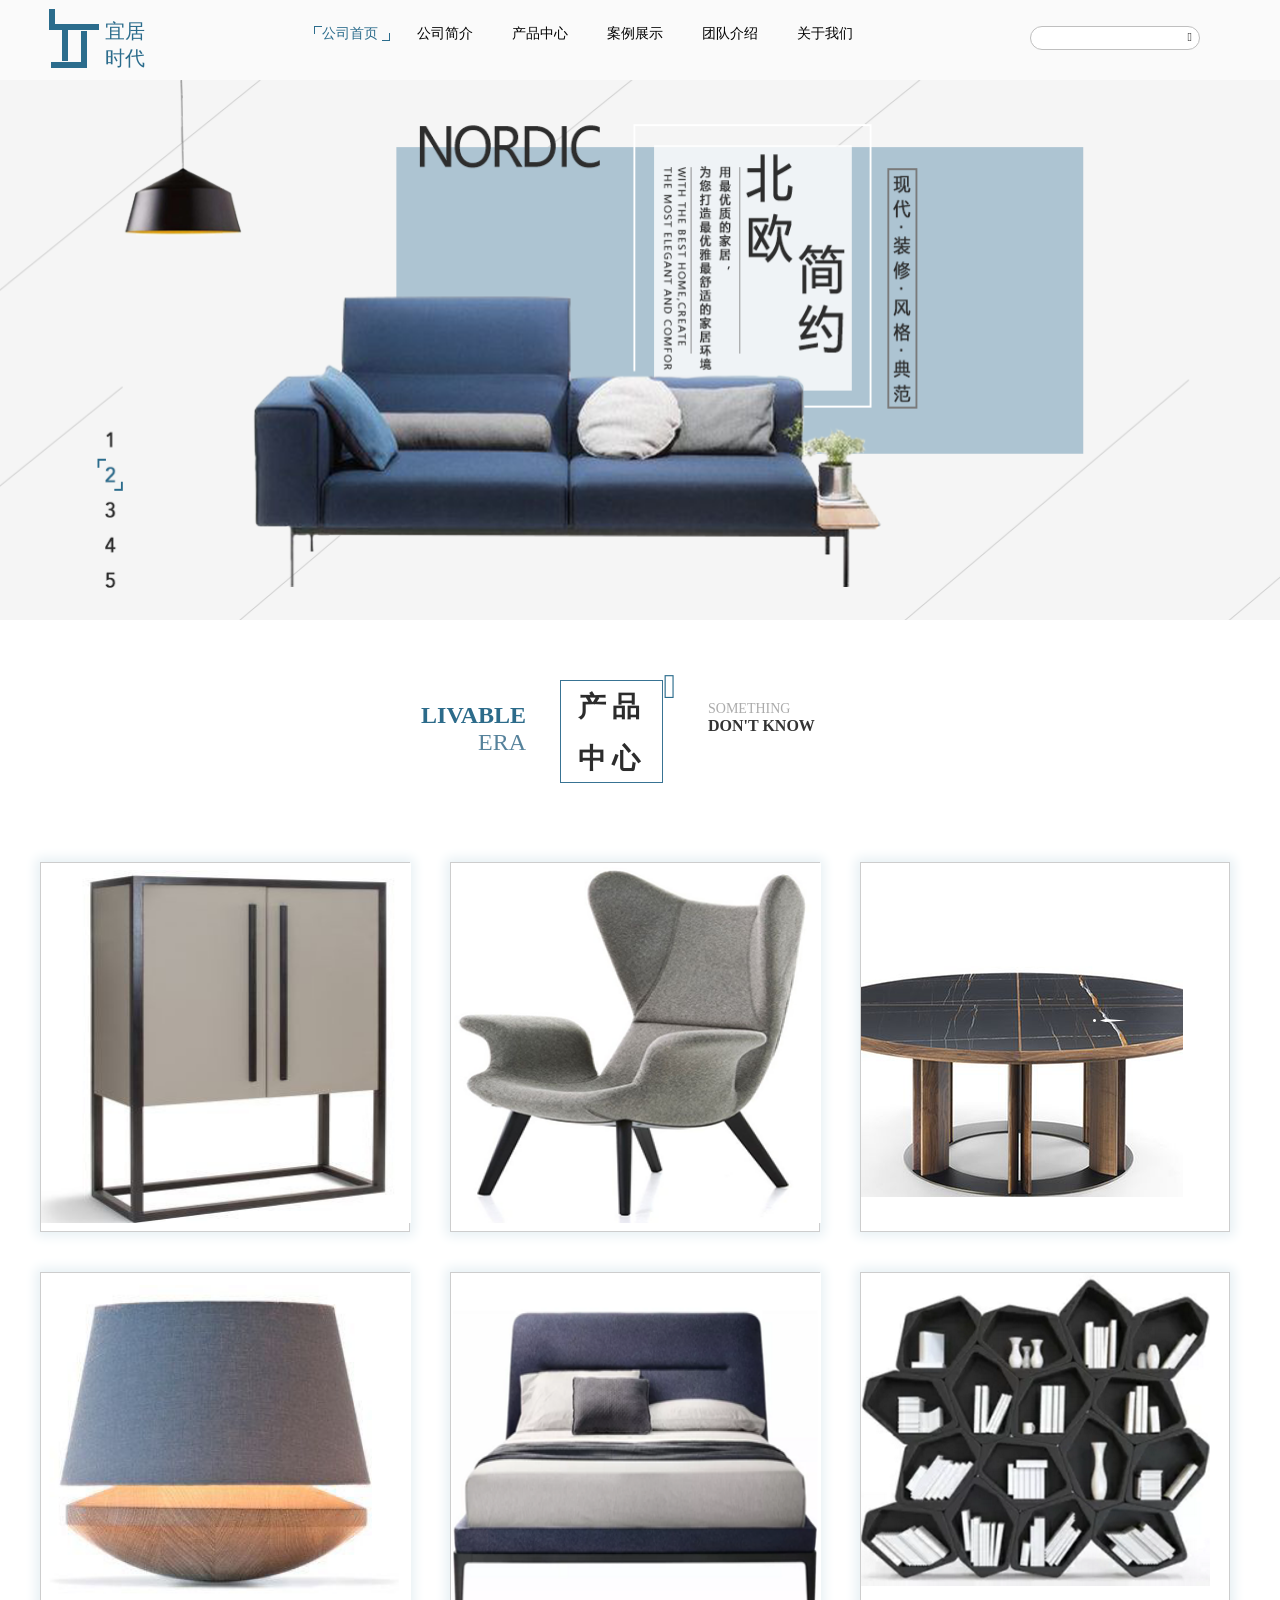
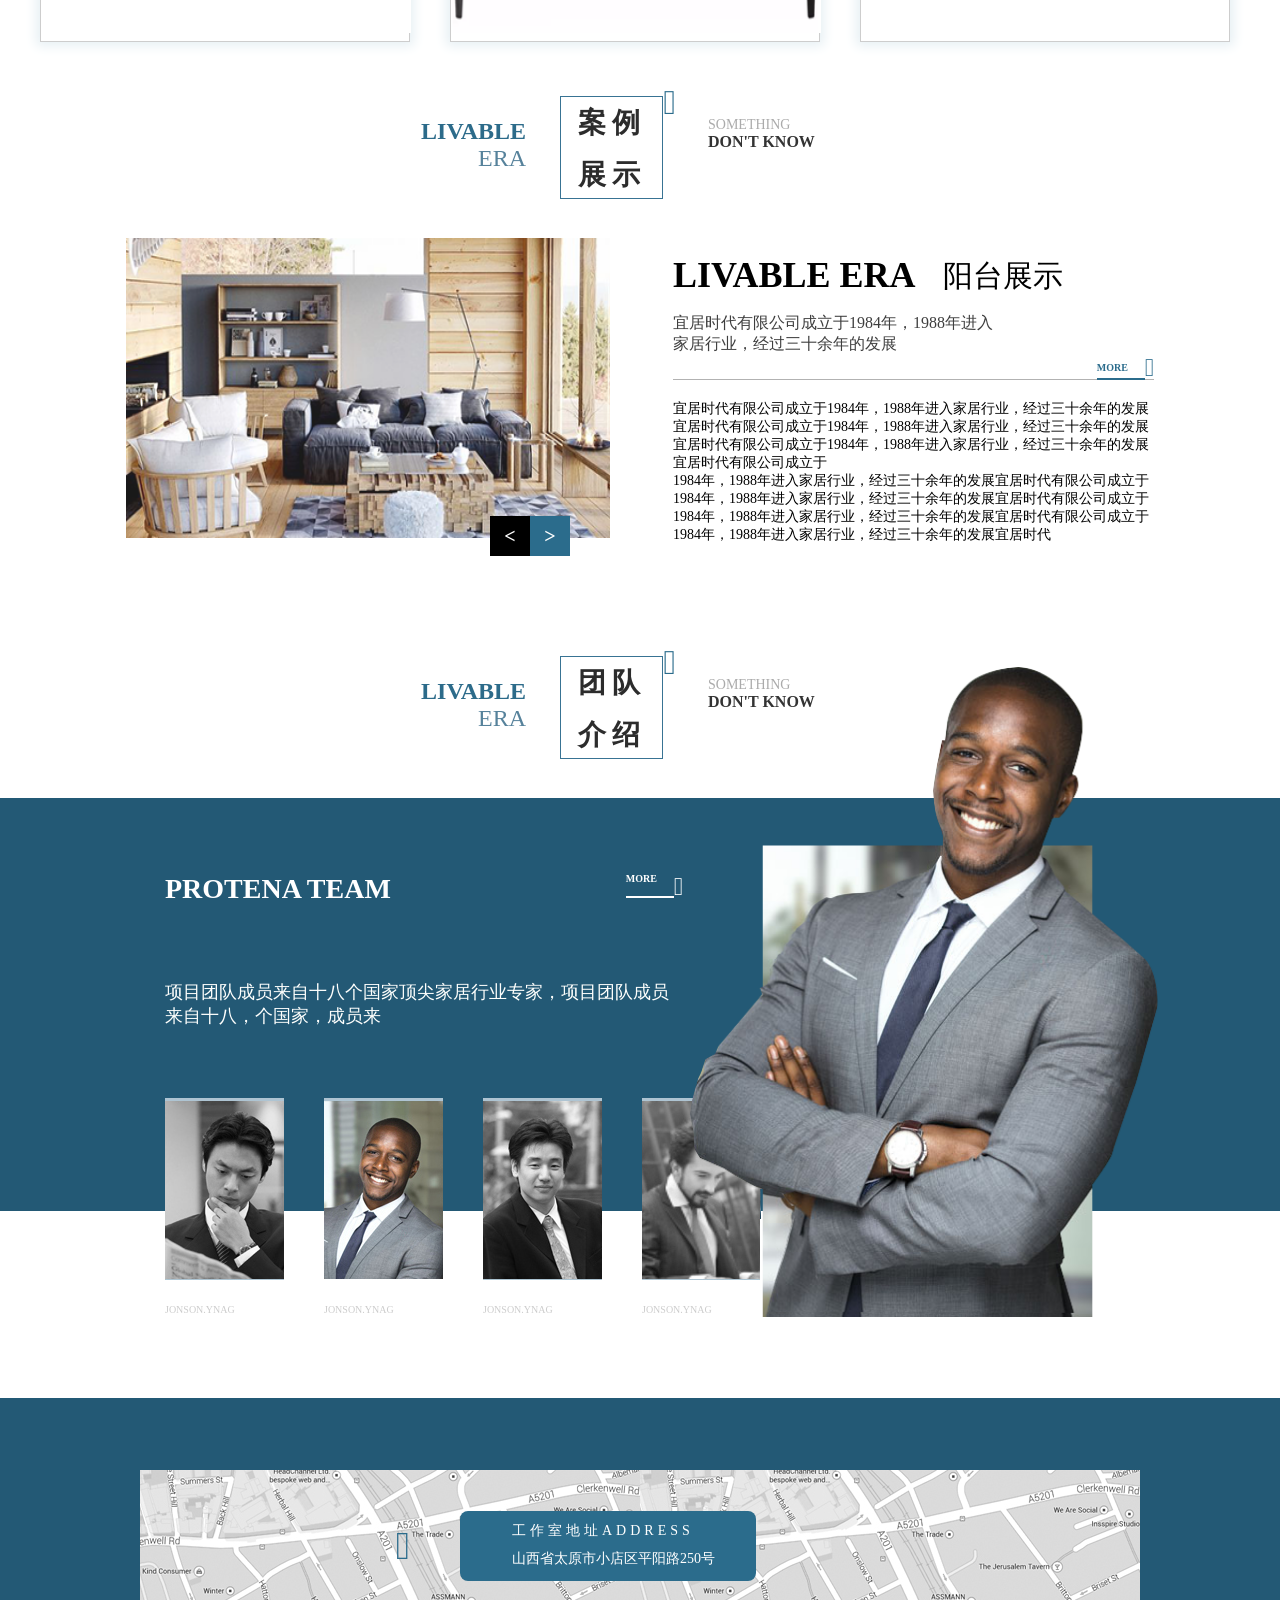
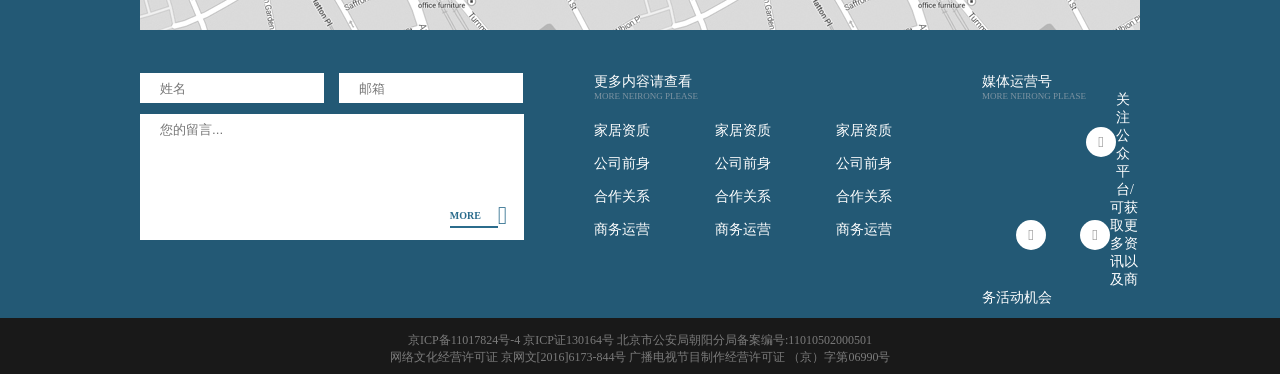
<file: index.html>
<!DOCTYPE html>
<html lang="en">
<head>
	<meta charset="UTF-8">
	<title>宜居时代</title>
	<link rel="stylesheet" href="css/index.css">
	<link rel="stylesheet" href="css/public.css">
	<link rel="icon"  href="img/logo.png"  type="image/png" sizes="16x16"> 
</head>
<body>
	<!-- 顶部开始 -->
	<div class="head">
		<div class="head1">
			<div class="logo">
				<div class="line">
					<div class="line1"></div>
					<div class="line2"></div>
					<div class="line33">
						<div class="line3"></div>
						<div class="line3 line4"></div>
					</div>
					<div class="line5"></div>
				</div>
				<div class="logo_wenzi">
					宜居时代
				</div>
			</div>
			<div class="head1_wenzi">
				<a href="index.html" id="head1_wenzi1">
					<div class="head1_wenzi_line"></div>
					公司首页
					<div class="line_right"></div>
				</a>
				<a href="jianjie.html">公司简介</a>
				<a href="chanpin.html">产品中心</a>
				<a href="anli.html">案例展示</a>
				<a href="tuandui.html">团队介绍</a>
				<a href="guanyu.html">关于我们</a>
			</div>
			<div>
				<input type="text" class="search">
				<span>&#xe607;</span>
			</div>
		</div>
	</div>
	<!-- 顶部结束 -->
	<!-- banner开始 -->
	<div class="banner">
		<img src="img/banner.png" alt="">
	</div>
	<!-- banner结束 -->
	<!-- 内容部分开始 -->
	<main class="sy_content">
		<!-- 产品中心开始 -->
		<div class="sy_content_top">
			<div class="sy_content_top_left">
				<span>LIVABLE</span>
				<p>ERA</p>
			</div>
			<div class="sy_content_top_center">
				产品中心
				<span>&#xe69c;</span>
			</div>
			<div class="sy_content_top_right">
				<span>SOMETHING</span>
				<p>DON'T KNOW</p>
			</div>
		</div>
		<div class="chanpin_content">
			<div class="chanpin_content_box1">
				<img src="img/xiangzi.png" alt="">
				<div class="chanpin_content_box_cover">
					<img src="img/cover_icon1.png" alt="" class="cover_icon1">
					<div class="chanpin_content_box_cover_zi1">
						<span>T</span>
						<span>A</span>
						<span>B</span>
						<span>L</span>
						<span>E</span>
					</div>
					<img src="img/cover_icon1.png" alt="" class="cover_icon2">
					<div class="chanpin_content_box_cover_hezi1"></div>
					<div class="chanpin_content_box_cover_hezi2">
						<p class="chanpin_content_box_cover_hezi2_can">餐</p>
						<p class="chanpin_content_box_cover_hezi2_zuo">桌</p>
					</div>
				</div>
			</div>
			<div class="chanpin_content_box1">
				<img src="img/zuoyi.png" alt="">
				<div class="chanpin_content_box_cover">
					<img src="img/cover_icon1.png" alt="" class="cover_icon1">
					<div class="chanpin_content_box_cover_zi1">
						<span>T</span>
						<span>A</span>
						<span>B</span>
						<span>L</span>
						<span>E</span>
					</div>
					<img src="img/cover_icon1.png" alt="" class="cover_icon2">
					<div class="chanpin_content_box_cover_hezi1"></div>
					<div class="chanpin_content_box_cover_hezi2">
						<p class="chanpin_content_box_cover_hezi2_can">坐</p>
						<p class="chanpin_content_box_cover_hezi2_zuo">椅</p>
					</div>
				</div>
			</div>
			<div class="chanpin_content_box2">
				<img src="img/zuozi.png" alt="">
				<div class="chanpin_content_box_cover">
					<img src="img/cover_icon1.png" alt="" class="cover_icon1">
					<div class="chanpin_content_box_cover_zi1">
						<span>T</span>
						<span>A</span>
						<span>B</span>
						<span>L</span>
						<span>E</span>
					</div>
					<img src="img/cover_icon1.png" alt="" class="cover_icon2">
					<div class="chanpin_content_box_cover_hezi1"></div>
					<div class="chanpin_content_box_cover_hezi2">
						<p class="chanpin_content_box_cover_hezi2_can">桌</p>
						<p class="chanpin_content_box_cover_hezi2_zuo">子</p>
					</div>
				</div>
			</div>
			<div class="chanpin_content_box1 chanpin_content_box_top">
				<img src="img/taideng.png" alt="">
				<div class="chanpin_content_box_cover">
					<img src="img/cover_icon1.png" alt="" class="cover_icon1">
					<div class="chanpin_content_box_cover_zi1">
						<span>T</span>
						<span>A</span>
						<span>B</span>
						<span>L</span>
						<span>E</span>
					</div>
					<img src="img/cover_icon1.png" alt="" class="cover_icon2">
					<div class="chanpin_content_box_cover_hezi1"></div>
					<div class="chanpin_content_box_cover_hezi2">
						<p class="chanpin_content_box_cover_hezi2_can">台</p>
						<p class="chanpin_content_box_cover_hezi2_zuo">灯</p>
					</div>
				</div>
			</div>
			<div class="chanpin_content_box1 chanpin_content_box_top">
				<img src="img/chuang.png" alt="">
				<div class="chanpin_content_box_cover">
					<img src="img/cover_icon1.png" alt="" class="cover_icon1">
					<div class="chanpin_content_box_cover_zi1">
						<span>T</span>
						<span>A</span>
						<span>B</span>
						<span>L</span>
						<span>E</span>
					</div>
					<img src="img/cover_icon1.png" alt="" class="cover_icon2">
					<div class="chanpin_content_box_cover_hezi1"></div>
					<div class="chanpin_content_box_cover_hezi2">
						<p class="chanpin_content_box_cover_hezi2_can">睡</p>
						<p class="chanpin_content_box_cover_hezi2_zuo">床</p>
					</div>
				</div>
			</div>
			<div class="chanpin_content_box2 chanpin_content_box_top">
				<img src="img/shujia.png" alt="">
				<div class="chanpin_content_box_cover">
					<img src="img/cover_icon1.png" alt="" class="cover_icon1">
					<div class="chanpin_content_box_cover_zi1">
						<span>T</span>
						<span>A</span>
						<span>B</span>
						<span>L</span>
						<span>E</span>
					</div>
					<img src="img/cover_icon1.png" alt="" class="cover_icon2">
					<div class="chanpin_content_box_cover_hezi1"></div>
					<div class="chanpin_content_box_cover_hezi2">
						<p class="chanpin_content_box_cover_hezi2_can">书</p>
						<p class="chanpin_content_box_cover_hezi2_zuo">架</p>
					</div>
				</div>
			</div>
		</div>
		<!-- 产品中心结束 -->
		<!-- 案例展示开始 -->
		<div class="sy_content_top">
			<div class="sy_content_top_left">
				<span>LIVABLE</span>
				<p>ERA</p>
			</div>
			<div class="sy_content_top_center">
				案例展示
				<span>&#xe69c;</span>
			</div>
			<div class="sy_content_top_right">
				<span>SOMETHING</span>
				<p>DON'T KNOW</p>
			</div>
		</div>
		<div class="sy_content_anli">
			<img src="img/anli.png" alt="">
			<div class="sy_content_jiantou">
				<p>&lt;</p>
				<span>&gt;</span>
			</div>
			<div class="sy_content_anli2">
				<div class="title">
					<p>LIVABLE ERA</p>
					<span>阳台展示</span>
				</div>
				<div class="title2">
					宜居时代有限公司成立于1984年，1988年进入家居行业，经过三十余年的发展
				</div>
				<div class="gd">
					<span>&#xe640;</span>
					<p class="gd_more">MORE</p>
				</div>
				<div class="gd_zhnegwen">
					宜居时代有限公司成立于1984年，1988年进入家居行业，经过三十余年的发展宜居时代有限公司成立于1984年，1988年进入家居行业，经过三十余年的发展宜居时代有限公司成立于1984年，1988年进入家居行业，经过三十余年的发展宜居时代有限公司成立于<br>1984年，1988年进入家居行业，经过三十余年的发展宜居时代有限公司成立于1984年，1988年进入家居行业，经过三十余年的发展宜居时代有限公司成立于1984年，1988年进入家居行业，经过三十余年的发展宜居时代有限公司成立于1984年，1988年进入家居行业，经过三十余年的发展宜居时代
				</div>
			</div>
		</div>
		<!-- 案例展示结束 -->
		<!-- 团队介绍开始 -->
		<div class="sy_content_top">
			<div class="sy_content_top_left">
				<span>LIVABLE</span>
				<p>ERA</p>
			</div>
			<div class="sy_content_top_center">
				团队介绍
				<span>&#xe69c;</span>
			</div>
			<div class="sy_content_top_right">
				<span>SOMETHING</span>
				<p>DON'T KNOW</p>
			</div>
		</div>
		<!-- 团队介绍结束 -->
	</main>
	<div class="sy_content_tuandui">
		<div class="tuandui_title">
			<h1>PROTENA TEAM</h1>
			<span>&#xe640;</span>
			<div class="tuandui_title_more">MORE</div>
		</div>
		<p>项目团队成员来自十八个国家顶尖家居行业专家，项目团队成员来自十八，个国家，成员来</p>	
		<div class="tuandui_renwu">
			<ul>
				<li>
					<img src="img/rw1.png" alt="">
					<p>JONSON.YNAG</p>
				</li>
				<li>
					<img src="img/rw2.png" alt="" id="tuandui_renwu2">
					<p id="tuandui_renwu2">JONSON.YNAG</p>
				</li>
				<li>
					<img src="img/rw3.png" alt="">
					<p>JONSON.YNAG</p>
				</li>
				<li>
					<img src="img/rw4.png" alt="">
					<p>JONSON.YNAG</p>
				</li>
			</ul>
		</div>
		<div class="tuandui_img">
			<img src="img/td.png" alt="">
		</div>
	</div>
	<!-- 内容部分结束 -->
	<div class="clear"></div>
	<!-- 地图部分开始 -->
	<div class="ditu">
		<div class="ditu_center">
			<div class="ditu_img">
				<div class="ditu_img2">
					<p class="ditu_img3">&#xe676;</p>
					<div class="ditu_img_wwenzi">
					<p>工作室地址ADDRESS</p>
					<span>山西省太原市小店区平阳路250号</span>
					</div>
				</div>
			</div>
			<div class="dibu">
				<div class="luiyan">
					<input type="text" placeholder="姓名" class="luiyan1">
					<input type="text" placeholder="邮箱">
					<input type="text" placeholder="您的留言..." class="luiyan2">
					<div class="gd gd2">
						<span>&#xe640;</span>
						<p class="gd_more">MORE</p>
					</div>			
				</div>
				<div class="more_content">
					<p>更多内容请查看</p>
					<span>MORE NEIRONG PLEASE</span>
					<ul>
						<li>
							<p>家居资质</p>
							<p>公司前身</p>
							<p>合作关系</p>
							<p>商务运营</p>
						</li>
						<li class="more_content_li">
							<p>家居资质</p>
							<p>公司前身</p>
							<p>合作关系</p>
							<p>商务运营</p>
						</li>
						<li>
							<p>家居资质</p>
							<p>公司前身</p>
							<p>合作关系</p>
							<p>商务运营</p>
						</li>
					</ul>
				</div>
				<div class="meiti">
					<p>媒体运营号</p>
					<span>MORE NEIRONG PLEASE</span>
					<div class="icon_tu">
						<div class="icon_tu_yuan">
							<i>&#xe655;</i>
						</div>
						<div class="icon_tu_yuan icon_tu_yuan2">
							<i>&#xe62f;</i>
						</div>
						<div class="icon_tu_yuan">
							<i>&#xe623;</i>
						</div>
					</div>
					<p>关注公众平台/可获取更多资讯以及商务活动机会</p>
				</div>
			</div>
		</div>
	</div>
	<!-- 地图部分结束 -->
	<div class="clear"></div>
	<!-- 底部内容开始 -->
	<div class="footer">
			<p>京ICP备11017824号-4 京ICP证130164号 北京市公安局朝阳分局备案编号:11010502000501</p>
			<span>网络文化经营许可证 京网文[2016]6173-844号 广播电视节目制作经营许可证 （京）字第06990号</span>
	</div>
	<!-- 底部内容结束 -->
</body>
</html>
</file>
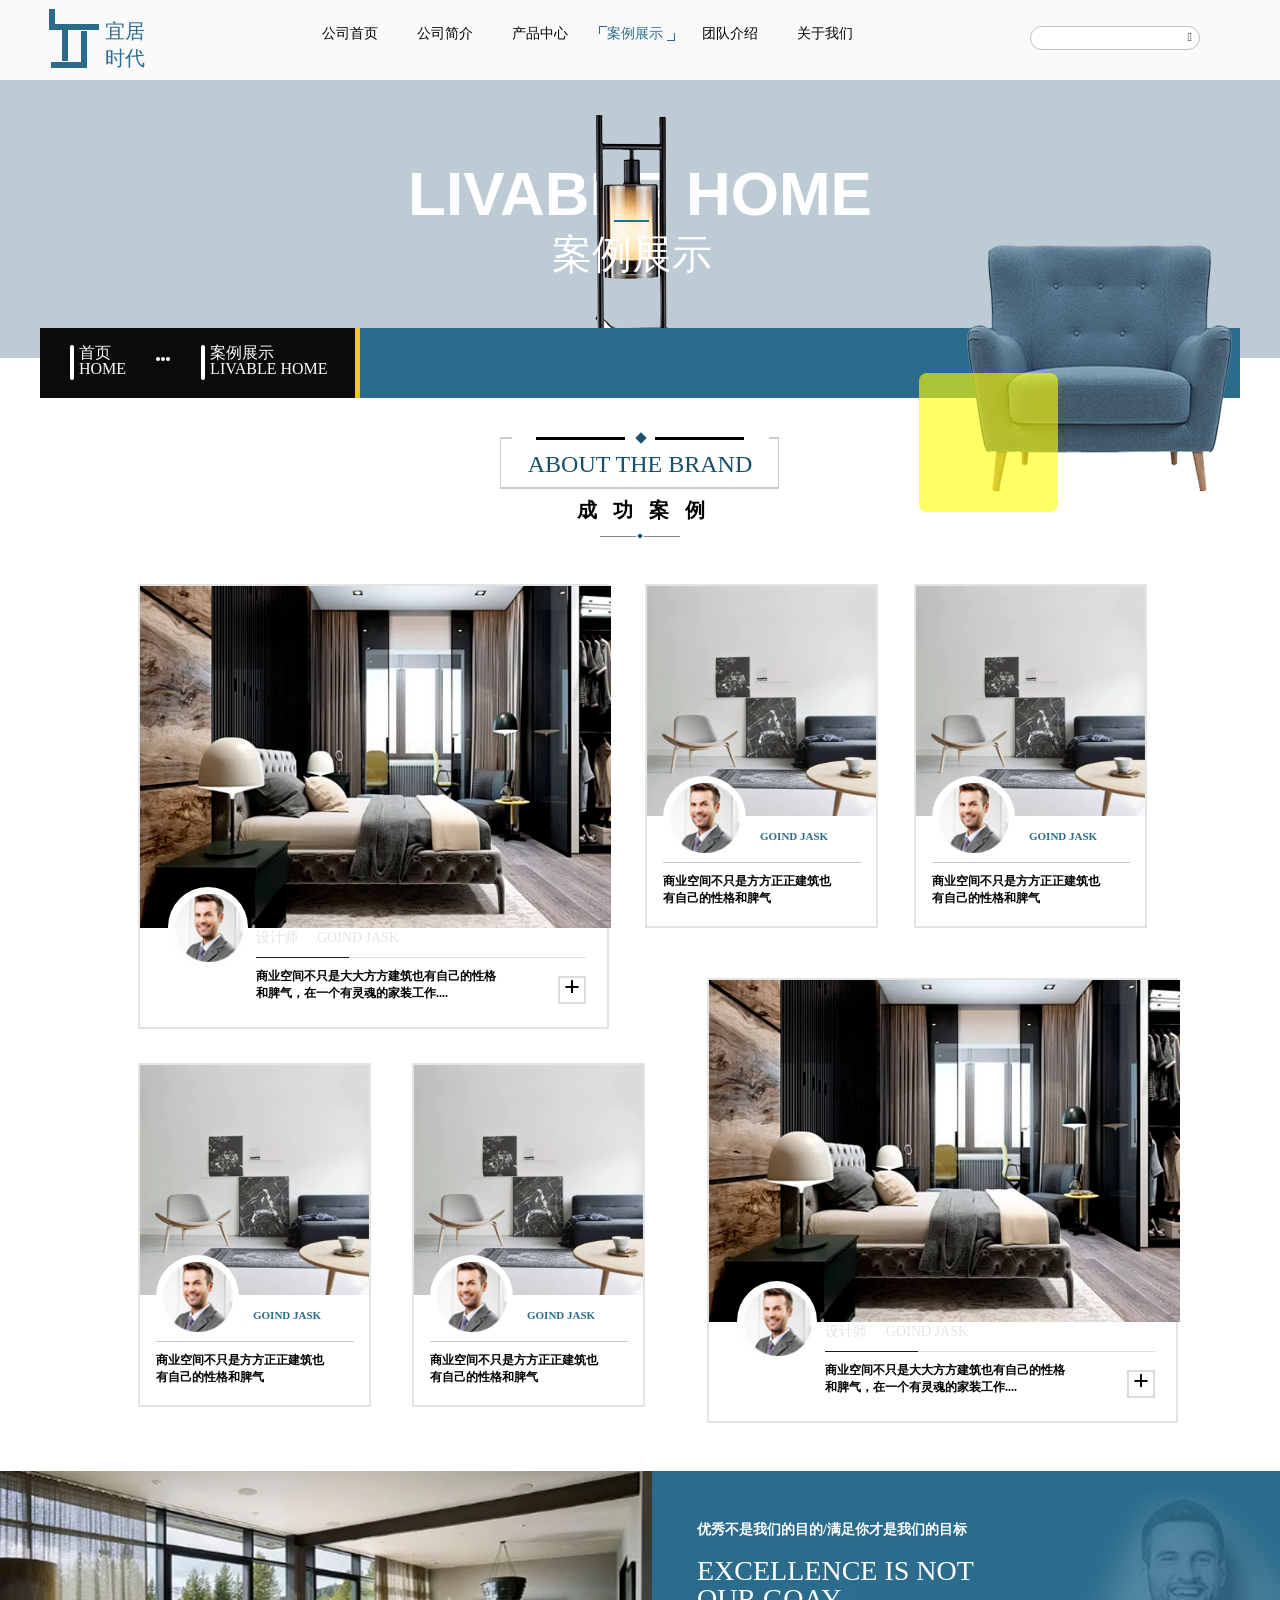
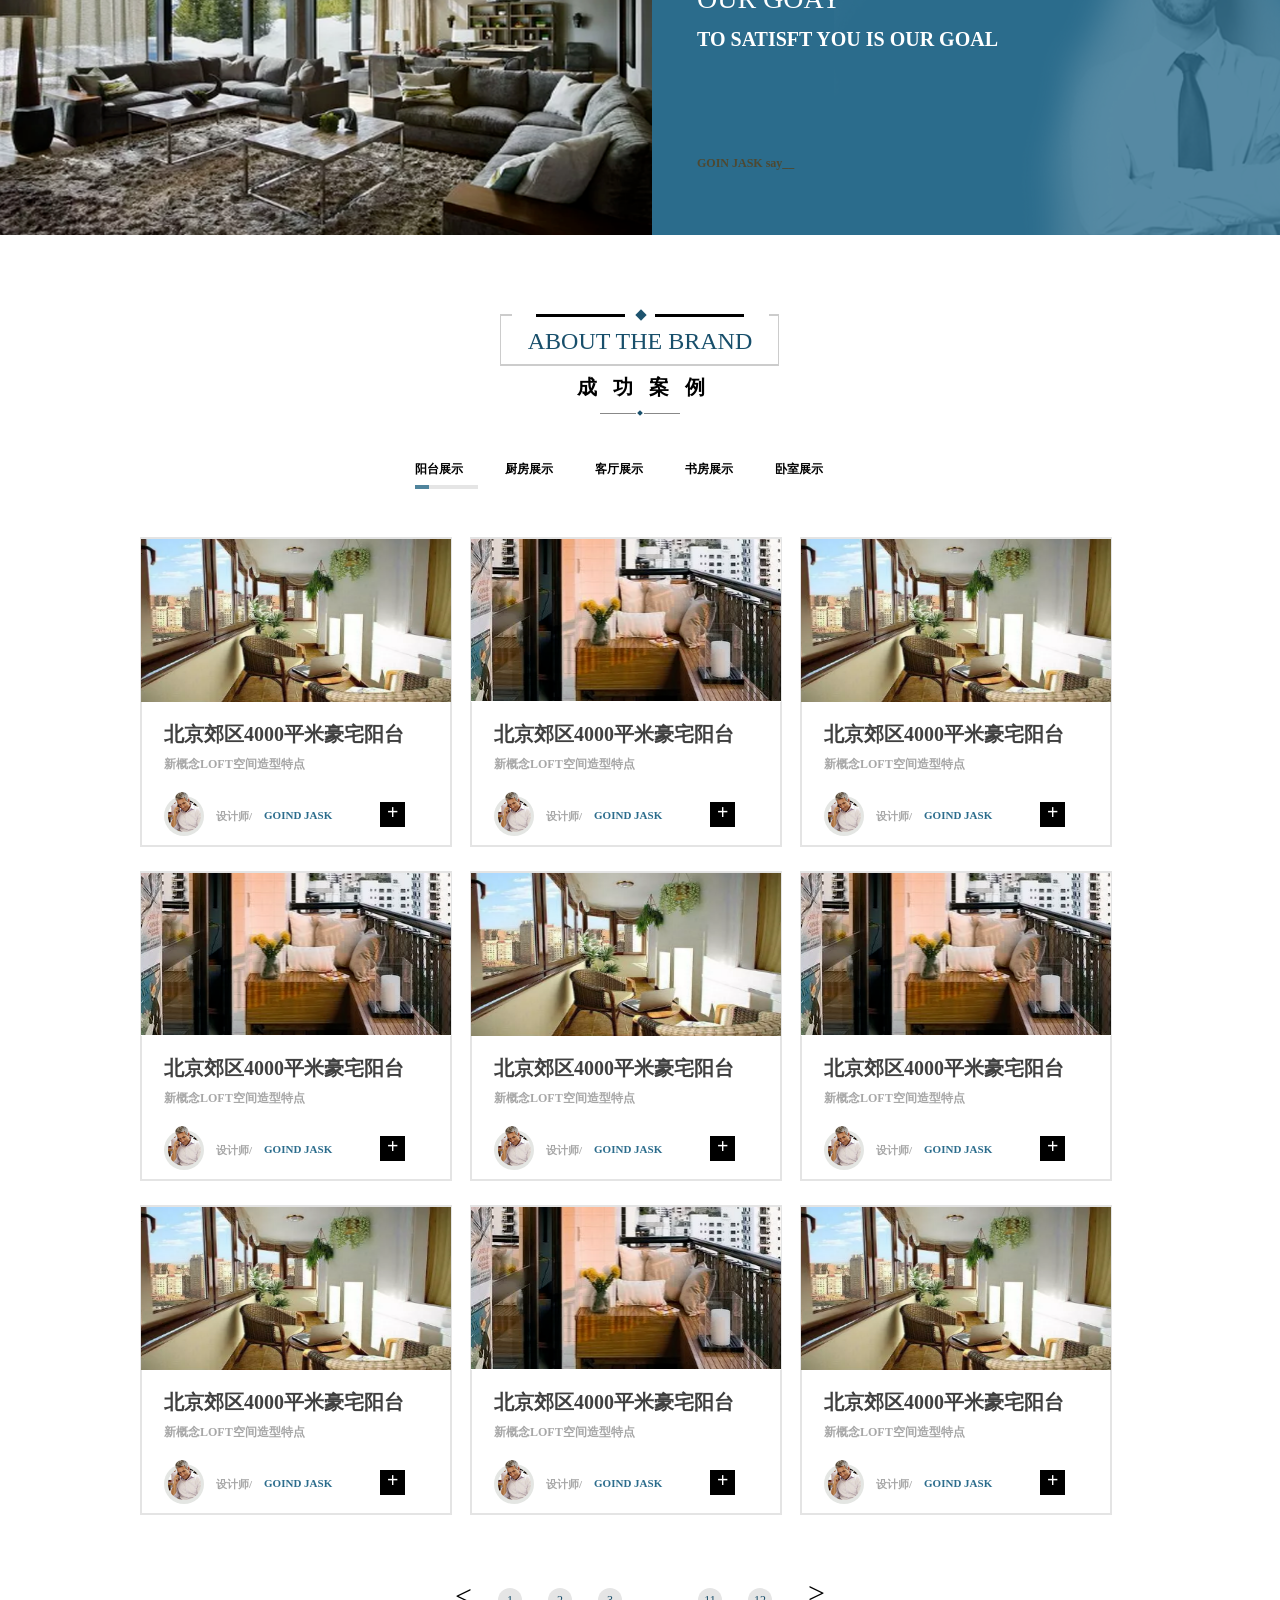
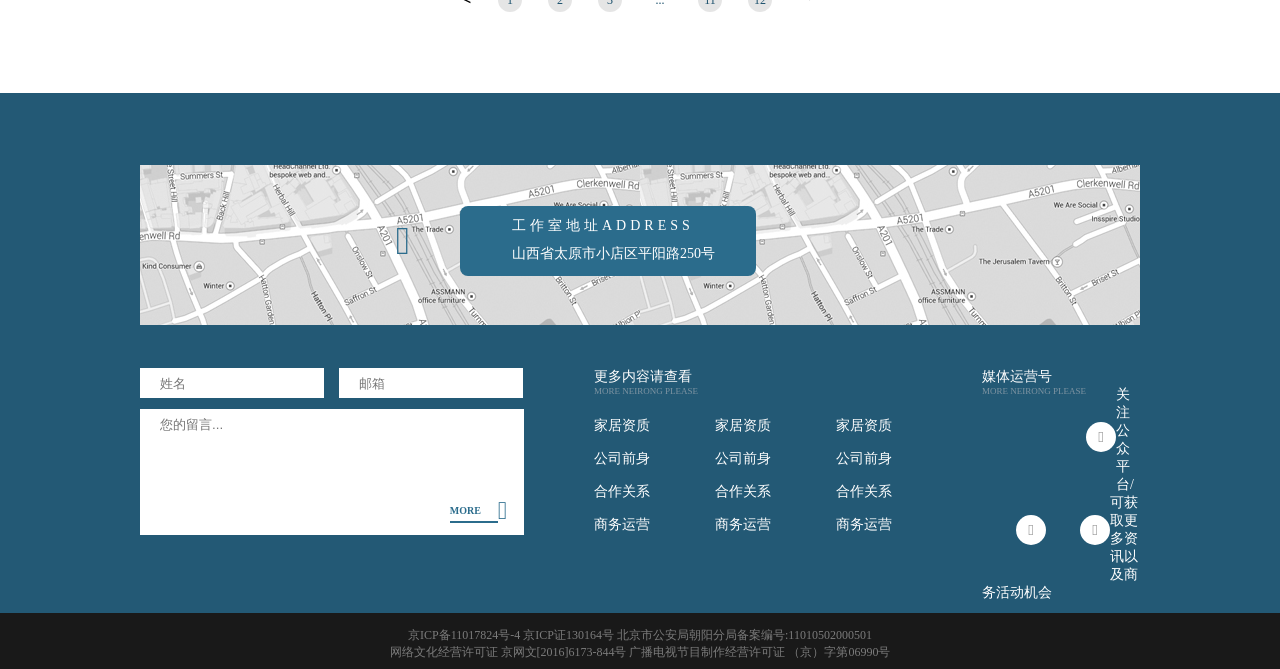
<file: anli.html>
<!DOCTYPE html>
<html lang="en">
<head>
	<meta charset="UTF-8">
	<title>案例展示</title>
	<link rel="stylesheet" href="css/public.css">
	<link rel="stylesheet" href="css/jianjie.css">
	<link rel="stylesheet" href="css/chanpin.css">
	<link rel="stylesheet" href="css/anli.css">
	<link rel="icon"  href="img/logo.png"  type="image/png" sizes="16x16"> 
</head>
<body>
	<!-- 顶部开始 -->
	<div class="head">
		<div class="head1">
			<div class="logo">
				<div class="line">
					<div class="line1"></div>
					<div class="line2"></div>
					<div class="line33">
						<div class="line3"></div>
						<div class="line3 line4"></div>
					</div>
					<div class="line5"></div>
				</div>
				<div class="logo_wenzi">
					宜居时代
				</div>
			</div>
			<div class="head1_wenzi">
				<a href="index.html">公司首页</a>
				<a href="jianjie.html">公司简介</a>
				<a href="chanpin.html">产品中心</a>
				<a href="anli.html" id="head1_wenzi1">
					<div class="head1_wenzi_line"></div>
					案例展示
					<div class="line_right"></div>
				</a>
				<a href="tuandui.html">团队介绍</a>
				<a href="guanyu.html">关于我们</a>
			</div>
			<div>
				<input type="text" class="search">
				<span>&#xe607;</span>
			</div>
		</div>
	</div>
	<!-- 顶部结束 -->
	<!-- banner开始 -->
	<div class="banner">
		<div class="banner_center">
			<p>LIVABLE HOME</p>
			<div class="dengzi">
				<img src="img/youdeng.png" alt="">
			</div>
			<div class="dengzi_line"></div>
			<span>案例展示</span>
		</div>
		<div class="shafa">
			<div class="shafa_left">
				<div class="shafa_left_center">
					<div class="tiaotiao"></div>
					<a href="index.html">首页
						<br><i>HOME</i>
					</a>
					<div class="sanyuan">
						<div class="sanyuan1"></div>
						<div class="sanyuan1"></div>
						<div class="sanyuan1"></div>
					</div>
					<div class="tiaotiao tiaotiao2"></div>
					<a href="index.html">案例展示
						<br><i>LIVABLE HOME</i>
					</a>
				</div>
			</div>
			<img src="img/shafa.png" alt="">
			<div class="sekuai"></div>
		</div>
	</div>
	<!-- banner结束 -->

	<!-- 品牌介绍开始 -->
	<div class="pinpai">
		<div class="pinpai2"></div>
		<div class="pinpai3"></div>
		<div class="pinpai_line"></div>
		<div class="pinpai_ling"></div>
		<div class="pinpai_line2"></div>
		<p>ABOUT THE BRAND</p>
		<span>成功案例</span>
		<div class="xiaoxian">
			<div class="pinpai_line3"></div>
			<div class="pinpai_ling2"></div>
			<div class="pinpai_line3"></div>
		</div>
	</div>
	<!-- 品牌介绍结束 -->


		<!-- 内容开始 -->
	<section class="content">
		<div class="content_anli1">
			<div class="content_anli1_litem">
				<div class="content_anli1_litem_img">
					<a href="chufang.html">
						<img src="img/18.png" alt="">
					</a>
				</div>
				
				<div class="content_anli1_wenzi">
					<span>设计师</span>
					<span>GOIND JASK</span>
					<div class="content_anli1_wenzi_line">
						<div class="content_anli1_wenzi_line1"></div>
					</div>
					<h1>商业空间不只是大大方方建筑也有自己的性格和脾气，在一个有灵魂的家装工作....</h1>
				</div>
				<div class="content_anli1_jiahao">
					<h1>+</h1>
				</div>
				<div class="content_anli1_img2">
					<img src="img/19.png" alt="">
				</div>
			</div>
			<div class="content_anli_ritem">
				<div class="content_anli_ritem_img">
					<img src="img/20.png" alt="">
				</div>
				<div class="content_anli1_btn">
					<img src="img/19.png" alt="">
				</div>
				<h1>GOIND JASK</h1>
				<div class="content_anli1_ritem_line"></div>
				<h2>商业空间不只是方方正正建筑也有自己的性格和脾气</h2>
			</div>
			<div class="content_anli_ritem">
				<div class="content_anli_ritem_img">
					<img src="img/20.png" alt="">
				</div>
				<div class="content_anli1_btn">
					<img src="img/19.png" alt="">
				</div>
				<h1>GOIND JASK</h1>
				<div class="content_anli1_ritem_line"></div>
				<h2>商业空间不只是方方正正建筑也有自己的性格和脾气</h2>
			</div>
			<div class="content_anli1_litem">
				<div class="content_anli1_litem_img">
					<img src="img/18.png" alt="">
				</div>
				
				<div class="content_anli1_wenzi">
					<span>设计师</span>
					<span>GOIND JASK</span>
					<div class="content_anli1_wenzi_line">
						<div class="content_anli1_wenzi_line1"></div>
					</div>
					<h1>商业空间不只是大大方方建筑也有自己的性格和脾气，在一个有灵魂的家装工作....</h1>
				</div>
				<div class="content_anli1_jiahao">
					<h1>+</h1>
				</div>
				<div class="content_anli1_img2">
					<img src="img/19.png" alt="">
				</div>
			</div>
			<div class="content_anli_ritem content_anli_ritem1">
				<div class="content_anli_ritem_img">
					<img src="img/20.png" alt="">
				</div>
				<div class="content_anli1_btn">
					<img src="img/19.png" alt="">
				</div>
				<h1>GOIND JASK</h1>
				<div class="content_anli1_ritem_line"></div>
				<h2>商业空间不只是方方正正建筑也有自己的性格和脾气</h2>
			</div>
			<div class="content_anli_ritem content_anli_ritem2">
				<div class="content_anli_ritem_img">
					<img src="img/20.png" alt="">
				</div>
				<div class="content_anli1_btn">
					<img src="img/19.png" alt="">
				</div>
				<h1>GOIND JASK</h1>
				<div class="content_anli1_ritem_line"></div>
				<h2>商业空间不只是方方正正建筑也有自己的性格和脾气</h2>
			</div>
		</div>	
	</section>
	<div class="content_img">
		<div class="content_img_left">
			<img src="img/21.png" alt="">
		</div>
		<div class="content_img_right">
			<div class="content_img_ritem">
				<h1>优秀不是我们的目的/满足你才是我们的目标</h1>
				<h2>EXCELLENCE IS NOT OUR GOAY</h2>
				<h3>TO SATISFT YOU IS OUR GOAL</h3>
				<h4>GOIN JASK say__</h4>
			</div>
			<img src="img/al2.png" alt="">
		</div>
	</div>

	<!-- 品牌介绍开始 -->
	<div class="pinpai">
		<div class="pinpai2"></div>
		<div class="pinpai3"></div>
		<div class="pinpai_line"></div>
		<div class="pinpai_ling"></div>
		<div class="pinpai_line2"></div>
		<p>ABOUT THE BRAND</p>
		<span>成功案例</span>
		<div class="xiaoxian">
			<div class="pinpai_line3"></div>
			<div class="pinpai_ling2"></div>
			<div class="pinpai_line3"></div>
		</div>
	</div>
	<!-- 品牌介绍结束 -->
	<section class="content2">
		<div class="content2_daohang">
			<h1>阳台展示</h1>
			<h1>厨房展示</h1>
			<h1>客厅展示</h1>
			<h1>书房展示</h1>
			<h1>卧室展示</h1>
			<div class="content2_daohang_line">
				<div class="content2_daohang_line2"></div>
			</div>
		</div>
		<div class="content2_bottom">
			<div class="content2_bottom_item">
				<div class="content2_bottom_item_img">
					<img src="img/al.png" alt="">
				</div>
				<h1>北京郊区4000平米豪宅阳台</h1>
				<h2>新概念LOFT空间造型特点</h2>
				<div class="content2_bottom_item_ren">
					<img src="img/16.png" alt="">
				</div>
				<h3>设计师/</h3>
				<h5>GOIND JASK</h5>
				<div class="content2_item_anniu">
					<span>+</span>
				</div>
			</div>
			<div class="content2_bottom_item">
				<div class="content2_bottom_item_img">
					<img src="img/22.png" alt="">
				</div>
				<h1>北京郊区4000平米豪宅阳台</h1>
				<h2>新概念LOFT空间造型特点</h2>
				<div class="content2_bottom_item_ren">
					<img src="img/16.png" alt="">
				</div>
				<h3>设计师/</h3>
				<h5>GOIND JASK</h5>
				<div class="content2_item_anniu">
					<span>+</span>
				</div>
			</div>
			<div class="content2_bottom_item">
				<div class="content2_bottom_item_img">
					<img src="img/al.png" alt="">
				</div>
				<h1>北京郊区4000平米豪宅阳台</h1>
				<h2>新概念LOFT空间造型特点</h2>
				<div class="content2_bottom_item_ren">
					<img src="img/16.png" alt="">
				</div>
				<h3>设计师/</h3>
				<h5>GOIND JASK</h5>
				<div class="content2_item_anniu">
					<span>+</span>
				</div>
			</div>
			<div class="content2_bottom_item">
				<div class="content2_bottom_item_img">
					<img src="img/22.png" alt="">
				</div>
				<h1>北京郊区4000平米豪宅阳台</h1>
				<h2>新概念LOFT空间造型特点</h2>
				<div class="content2_bottom_item_ren">
					<img src="img/16.png" alt="">
				</div>
				<h3>设计师/</h3>
				<h5>GOIND JASK</h5>
				<div class="content2_item_anniu">
					<span>+</span>
				</div>
			</div>
			<div class="content2_bottom_item">
				<div class="content2_bottom_item_img">
					<img src="img/al.png" alt="">
				</div>
				<h1>北京郊区4000平米豪宅阳台</h1>
				<h2>新概念LOFT空间造型特点</h2>
				<div class="content2_bottom_item_ren">
					<img src="img/16.png" alt="">
				</div>
				<h3>设计师/</h3>
				<h5>GOIND JASK</h5>
				<div class="content2_item_anniu">
					<span>+</span>
				</div>
			</div>
			<div class="content2_bottom_item">
				<div class="content2_bottom_item_img">
					<img src="img/22.png" alt="">
				</div>
				<h1>北京郊区4000平米豪宅阳台</h1>
				<h2>新概念LOFT空间造型特点</h2>
				<div class="content2_bottom_item_ren">
					<img src="img/16.png" alt="">
				</div>
				<h3>设计师/</h3>
				<h5>GOIND JASK</h5>
				<div class="content2_item_anniu">
					<span>+</span>
				</div>
			</div>
			<div class="content2_bottom_item">
				<div class="content2_bottom_item_img">
					<img src="img/al.png" alt="">
				</div>
				<h1>北京郊区4000平米豪宅阳台</h1>
				<h2>新概念LOFT空间造型特点</h2>
				<div class="content2_bottom_item_ren">
					<img src="img/16.png" alt="">
				</div>
				<h3>设计师/</h3>
				<h5>GOIND JASK</h5>
				<div class="content2_item_anniu">
					<span>+</span>
				</div>
			</div>
			<div class="content2_bottom_item">
				<div class="content2_bottom_item_img">
					<img src="img/22.png" alt="">
				</div>
				<h1>北京郊区4000平米豪宅阳台</h1>
				<h2>新概念LOFT空间造型特点</h2>
				<div class="content2_bottom_item_ren">
					<img src="img/16.png" alt="">
				</div>
				<h3>设计师/</h3>
				<h5>GOIND JASK</h5>
				<div class="content2_item_anniu">
					<span>+</span>
				</div>
			</div>
			<div class="content2_bottom_item">
				<div class="content2_bottom_item_img">
					<img src="img/al.png" alt="">
				</div>
				<h1>北京郊区4000平米豪宅阳台</h1>
				<h2>新概念LOFT空间造型特点</h2>
				<div class="content2_bottom_item_ren">
					<img src="img/16.png" alt="">
				</div>
				<h3>设计师/</h3>
				<h5>GOIND JASK</h5>
				<div class="content2_item_anniu">
					<span>+</span>
				</div>
			</div>

		</div>
	</section>
	<!-- 内容结束 -->
	<div class="clear"></div>

	<!-- 序列开始 -->
	<div class="xulie">
		<p class="xulie_left">&lt;</p>
		<div class="xulie_yuan">
			1
		</div>
		<div class="xulie_yuan">
			2
		</div>
		<div class="xulie_yuan">
			3
		</div>
		<div class="xulie_yuan xulie_yuan1">
			...
		</div>
		<div class="xulie_yuan">
			11
		</div>
		<div class="xulie_yuan">
			12
		</div>
		<p class="xulie_right">&gt;</p>
	</div>
	<!-- 序列结束 -->

	<!-- 地图部分开始 -->
	<div class="ditu">
		<div class="ditu_center">
			<div class="ditu_img">
				<div class="ditu_img2">
					<p class="ditu_img3">&#xe676;</p>
					<div class="ditu_img_wwenzi">
						<p>工作室地址ADDRESS</p>
						<span>山西省太原市小店区平阳路250号</span>
					</div>
				</div>
			</div>
			<div class="dibu">
				<div class="luiyan">
					<input type="text" placeholder="姓名" class="luiyan1">
					<input type="text" placeholder="邮箱">
					<input type="text" placeholder="您的留言..." class="luiyan2">
					<div class="gd gd2">
						<span>&#xe640;</span>
						<p class="gd_more">MORE</p>
					</div>			
				</div>
				<div class="more_content">
					<p>更多内容请查看</p>
					<span>MORE NEIRONG PLEASE</span>
					<ul>
						<li>
							<p>家居资质</p>
							<p>公司前身</p>
							<p>合作关系</p>
							<p>商务运营</p>
						</li>
						<li class="more_content_li">
							<p>家居资质</p>
							<p>公司前身</p>
							<p>合作关系</p>
							<p>商务运营</p>
						</li>
						<li>
							<p>家居资质</p>
							<p>公司前身</p>
							<p>合作关系</p>
							<p>商务运营</p>
						</li>
					</ul>
				</div>
				<div class="meiti">
					<p>媒体运营号</p>
					<span>MORE NEIRONG PLEASE</span>
					<div class="icon_tu">
						<div class="icon_tu_yuan">
							<i>&#xe655;</i>
						</div>
						<div class="icon_tu_yuan icon_tu_yuan2">
							<i>&#xe62f;</i>
						</div>
						<div class="icon_tu_yuan">
							<i>&#xe623;</i>
						</div>
					</div>
					<p>关注公众平台/可获取更多资讯以及商务活动机会</p>
				</div>
			</div>
		</div>
	</div>
	<!-- 地图部分结束 -->
	<div class="clear"></div>
	<!-- 底部内容开始 -->
	<div class="footer">
		<p>京ICP备11017824号-4 京ICP证130164号 北京市公安局朝阳分局备案编号:11010502000501</p>
		<span>网络文化经营许可证 京网文[2016]6173-844号 广播电视节目制作经营许可证 （京）字第06990号</span>
	</div>
	<!-- 底部内容结束 -->
</body>
</html>
</file>
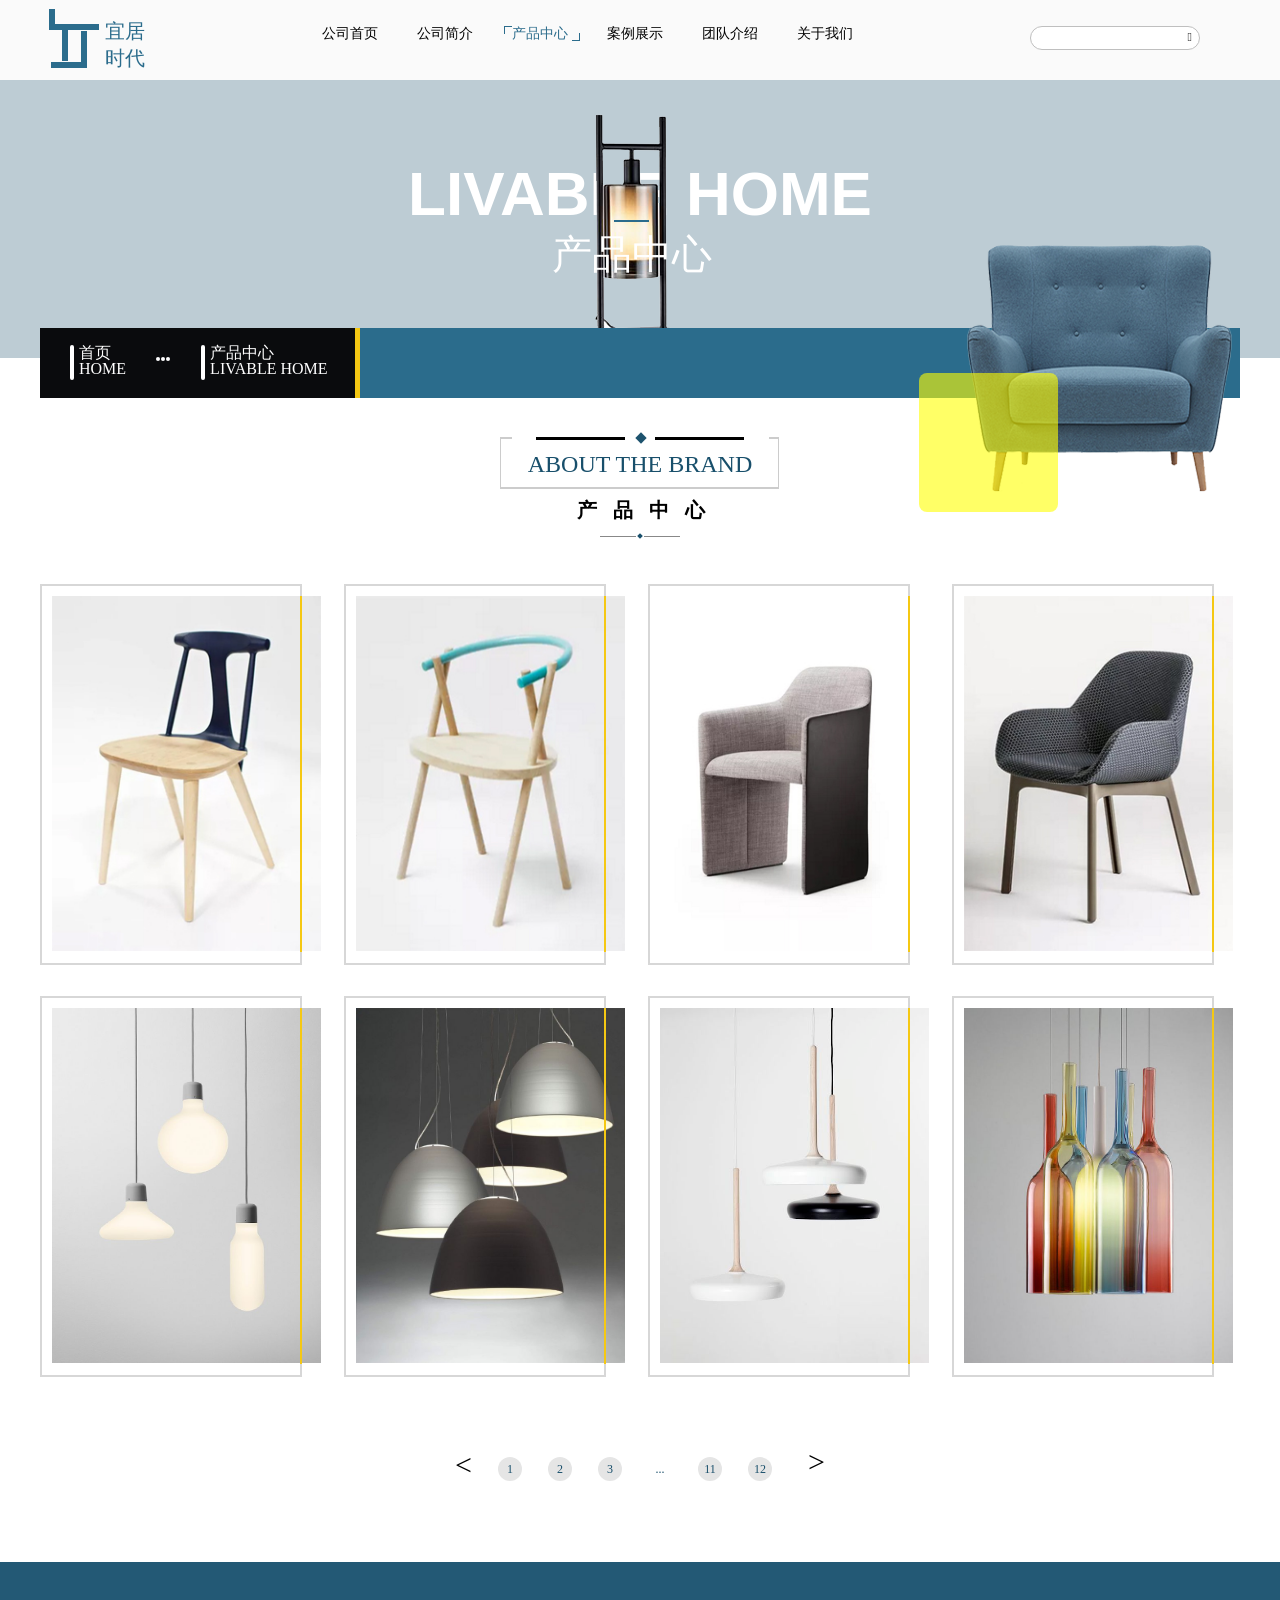
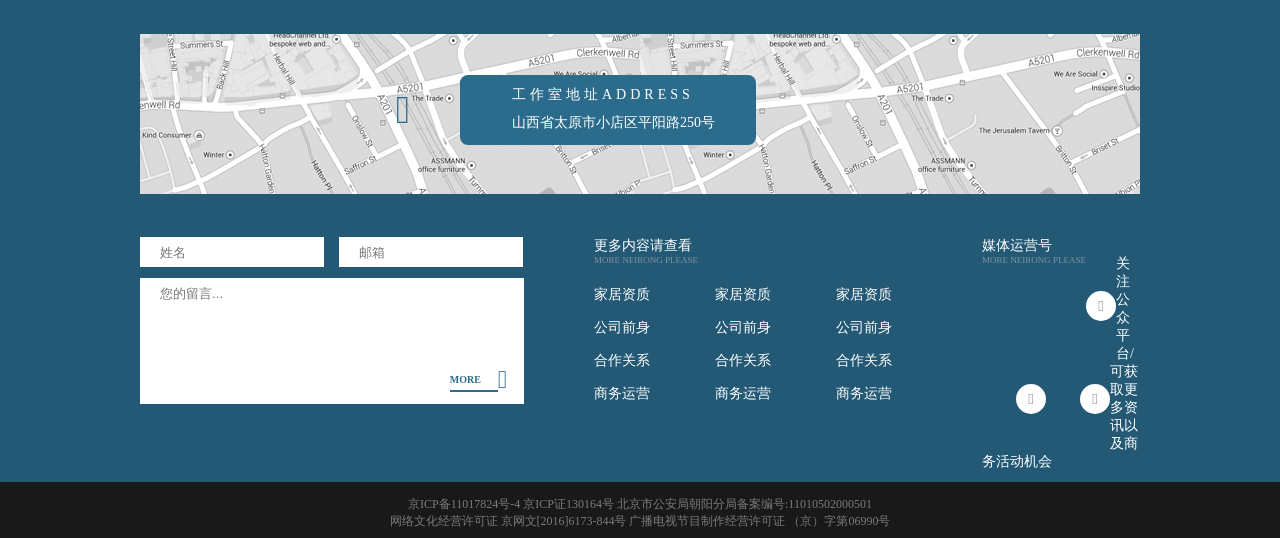
<file: chanpin.html>
<!DOCTYPE html>
<html lang="en">
<head>
	<meta charset="UTF-8">
	<title>产品中心</title>
	<link rel="stylesheet" href="css/public.css">
	<link rel="stylesheet" href="css/jianjie.css">
	<link rel="stylesheet" href="css/chanpin.css">
	<link rel="icon"  href="img/logo.png"  type="image/png" sizes="16x16"> 
</head>
<body>
	<!-- 顶部开始 -->
	<div class="head">
		<div class="head1">
			<div class="logo">
				<div class="line">
					<div class="line1"></div>
					<div class="line2"></div>
					<div class="line33">
						<div class="line3"></div>
						<div class="line3 line4"></div>
					</div>
					<div class="line5"></div>
				</div>
				<div class="logo_wenzi">
					宜居时代
				</div>
			</div>
			<div class="head1_wenzi">
				<a href="index.html">公司首页</a>
				<a href="jianjie.html">公司简介</a>
				<a href="chanpin.html" id="head1_wenzi1">
					<div class="head1_wenzi_line"></div>
					产品中心
					<div class="line_right"></div>
				</a>
				<a href="anli.html">案例展示</a>
				<a href="tuandui.html">团队介绍</a>
				<a href="guanyu.html">关于我们</a>
			</div>
			<div>
				<input type="text" class="search">
				<span>&#xe607;</span>
			</div>
		</div>
	</div>
	<!-- 顶部结束 -->
	<!-- banner开始 -->
	<div class="banner">
		<div class="banner_center">
			<p>LIVABLE HOME</p>
			<div class="dengzi">
				<img src="img/youdeng.png" alt="">
			</div>
			<div class="dengzi_line"></div>
			<span>产品中心</span>
		</div>
		<div class="shafa">
			<div class="shafa_left">
				<div class="shafa_left_center">
					<div class="tiaotiao"></div>
					<a href="index.html">首页
						<br><i>HOME</i>
					</a>
					<div class="sanyuan">
						<div class="sanyuan1"></div>
						<div class="sanyuan1"></div>
						<div class="sanyuan1"></div>
					</div>
					<div class="tiaotiao tiaotiao2"></div>
					<a href="index.html">产品中心
						<br><i>LIVABLE HOME</i>
					</a>
				</div>
			</div>
			<img src="img/shafa.png" alt="">
			<div class="sekuai"></div>
		</div>
	</div>
	<!-- banner结束 -->

	<!-- 品牌介绍开始 -->
	<div class="pinpai">
		<div class="pinpai2"></div>
		<div class="pinpai3"></div>
		<div class="pinpai_line"></div>
		<div class="pinpai_ling"></div>
		<div class="pinpai_line2"></div>
		<p>ABOUT THE BRAND</p>
		<span>产品中心</span>
		<div class="xiaoxian">
			<div class="pinpai_line3"></div>
			<div class="pinpai_ling2"></div>
			<div class="pinpai_line3"></div>
		</div>
	</div>
	<!-- 品牌介绍结束 -->

	<!-- 产品展示开始 -->
	<div class="show">
		<ul>
			<li>
				<img src="img/c1.jpg" alt="">
				<div class="show_line"></div>
				<div class="zhe">
					<h1>办公椅</h1>
					<h2>BUSINESS<br>CHAIR</h2>
					<h3>+</h3>
				</div>
			</li>
			<li>
				<img src="img/c2.jpg" alt="">
				<div class="show_line"></div>
				<div class="zhe">
					<h1>办公椅</h1>
					<h2>BUSINESS<br>CHAIR</h2>
					<h3>+</h3>
				</div>
			</li>
			<li>
				<img src="img/c3.jpg" alt="">
				<div class="show_line"></div>
				<div class="zhe">
					<h1>办公椅</h1>
					<h2>BUSINESS<br>CHAIR</h2>
					<h3>+</h3>
				</div>
			</li>
			<li id="shou_clear">
				<img src="img/c4.jpg" alt="">
				<div class="show_line"></div>
				<div class="zhe">
					<h1>办公椅</h1>
					<h2>BUSINESS<br>CHAIR</h2>
					<h3>+</h3>
				</div>
			</li>


			<li>
				<img src="img/c5.jpg" alt="">
				<div class="show_line"></div>
				<div class="zhe">
					<h1>办公椅</h1>
					<h2>BUSINESS<br>CHAIR</h2>
					<h3>+</h3>
				</div>
			</li>
			<li>
				<img src="img/c6.jpg" alt="">
				<div class="show_line"></div>
				<div class="zhe">
					<h1>办公椅</h1>
					<h2>BUSINESS<br>CHAIR</h2>
					<h3>+</h3>
				</div>
			</li>
			<li>
				<img src="img/c7.jpg" alt="">
				<div class="show_line"></div>
				<div class="zhe">
					<h1>办公椅</h1>
					<h2>BUSINESS<br>CHAIR</h2>
					<h3>+</h3>
				</div>
			</li>
			<li id="shou_clear">
				<img src="img/c8.jpg" alt="">
				<div class="show_line"></div>
				<div class="zhe">
					<h1>办公椅</h1>
					<h2>BUSINESS<br>CHAIR</h2>
					<h3>+</h3>
				</div>
			</li>
		</ul>
	</div>
	<!-- 产品展示结束 -->
	<div class="clear"></div>
	<!-- 序列开始 -->
	<div class="xulie">
		<p class="xulie_left">&lt;</p>
		<div class="xulie_yuan">
			1
		</div>
		<div class="xulie_yuan">
			2
		</div>
		<div class="xulie_yuan">
			3
		</div>
		<div class="xulie_yuan xulie_yuan1">
			...
		</div>
		<div class="xulie_yuan">
			11
		</div>
		<div class="xulie_yuan">
			12
		</div>
		<p class="xulie_right">&gt;</p>
	</div>
	<!-- 序列结束 -->

	<!-- 地图部分开始 -->
	<div class="ditu">
		<div class="ditu_center">
			<div class="ditu_img">
				<div class="ditu_img2">
					<p class="ditu_img3">&#xe676;</p>
					<div class="ditu_img_wwenzi">
						<p>工作室地址ADDRESS</p>
						<span>山西省太原市小店区平阳路250号</span>
					</div>
				</div>
			</div>
			<div class="dibu">
				<div class="luiyan">
					<input type="text" placeholder="姓名" class="luiyan1">
					<input type="text" placeholder="邮箱">
					<input type="text" placeholder="您的留言..." class="luiyan2">
					<div class="gd gd2">
						<span>&#xe640;</span>
						<p class="gd_more">MORE</p>
					</div>			
				</div>
				<div class="more_content">
					<p>更多内容请查看</p>
					<span>MORE NEIRONG PLEASE</span>
					<ul>
						<li>
							<p>家居资质</p>
							<p>公司前身</p>
							<p>合作关系</p>
							<p>商务运营</p>
						</li>
						<li class="more_content_li">
							<p>家居资质</p>
							<p>公司前身</p>
							<p>合作关系</p>
							<p>商务运营</p>
						</li>
						<li>
							<p>家居资质</p>
							<p>公司前身</p>
							<p>合作关系</p>
							<p>商务运营</p>
						</li>
					</ul>
				</div>
				<div class="meiti">
					<p>媒体运营号</p>
					<span>MORE NEIRONG PLEASE</span>
					<div class="icon_tu">
						<div class="icon_tu_yuan">
							<i>&#xe655;</i>
						</div>
						<div class="icon_tu_yuan icon_tu_yuan2">
							<i>&#xe62f;</i>
						</div>
						<div class="icon_tu_yuan">
							<i>&#xe623;</i>
						</div>
					</div>
					<p>关注公众平台/可获取更多资讯以及商务活动机会</p>
				</div>
			</div>
		</div>
	</div>
	<!-- 地图部分结束 -->
	<div class="clear"></div>
	<!-- 底部内容开始 -->
	<div class="footer">
		<p>京ICP备11017824号-4 京ICP证130164号 北京市公安局朝阳分局备案编号:11010502000501</p>
		<span>网络文化经营许可证 京网文[2016]6173-844号 广播电视节目制作经营许可证 （京）字第06990号</span>
	</div>
	<!-- 底部内容结束 -->
</body>
</html>
</file>
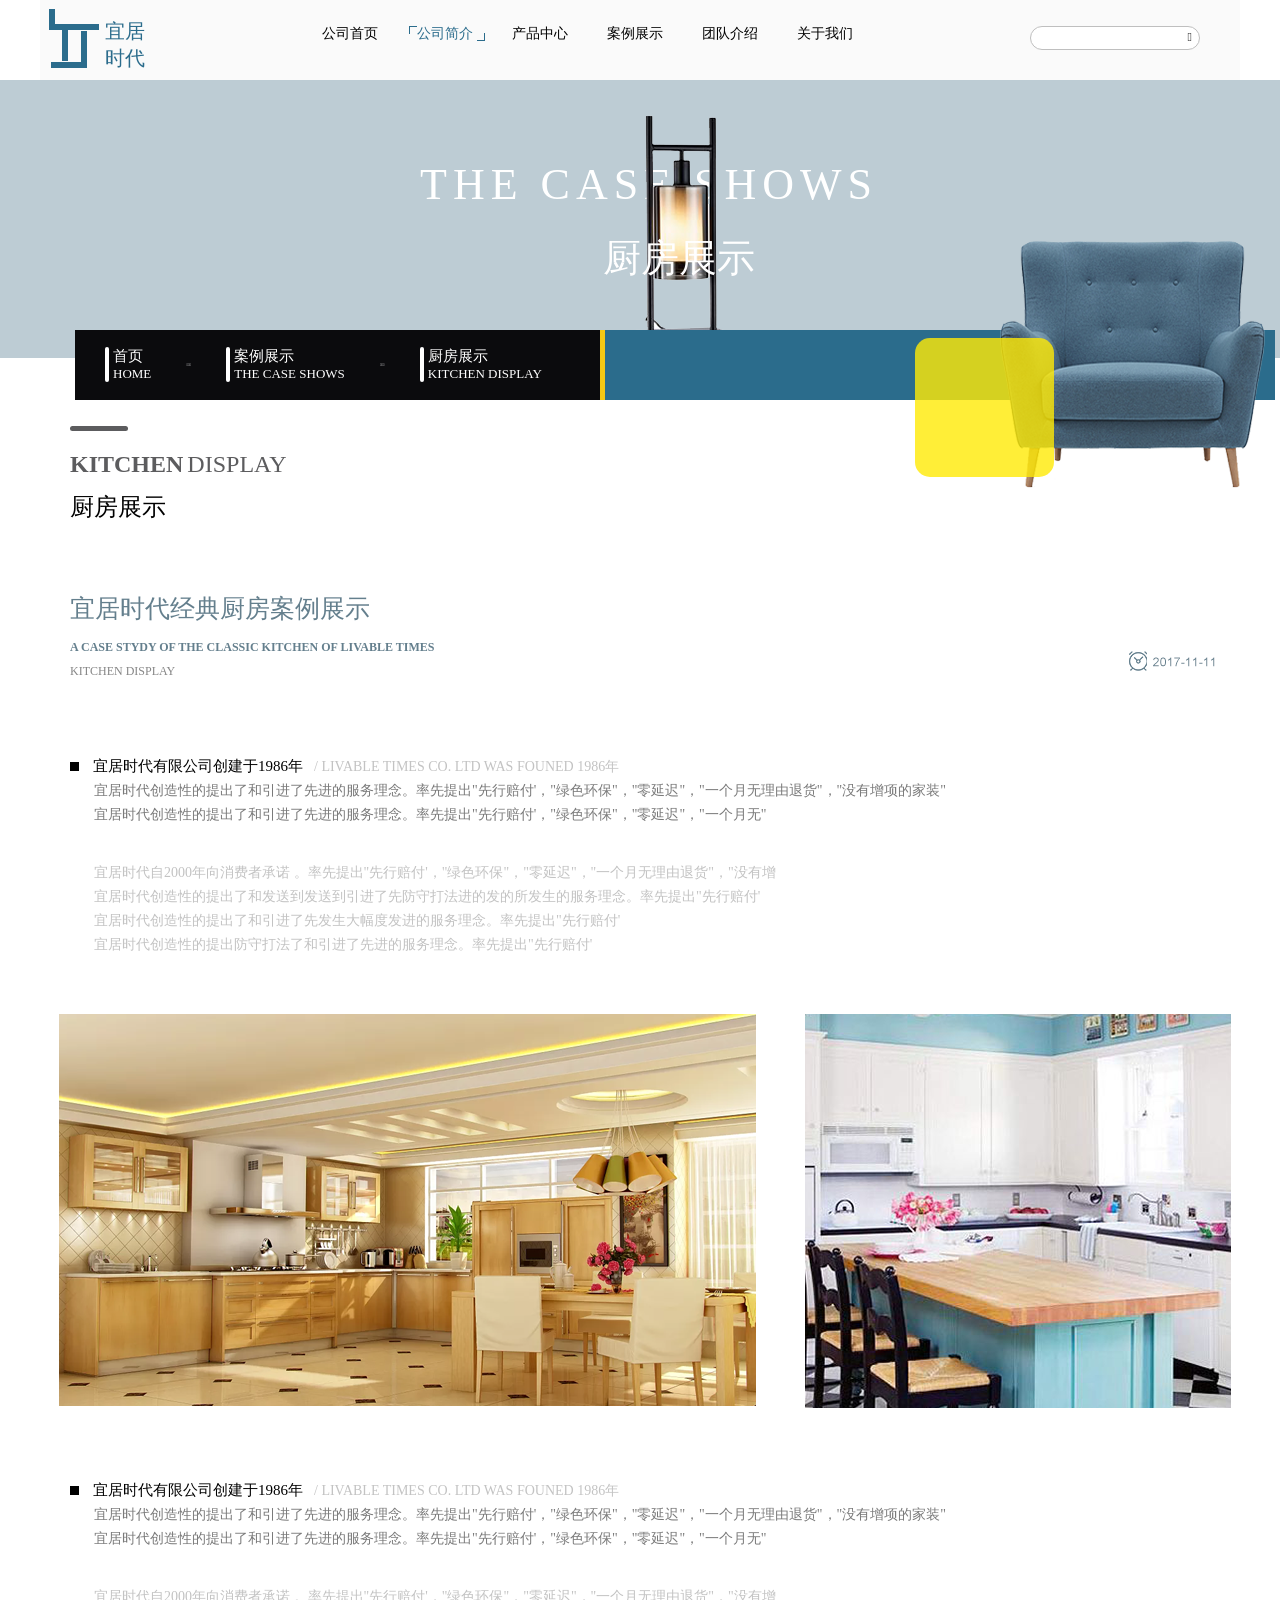
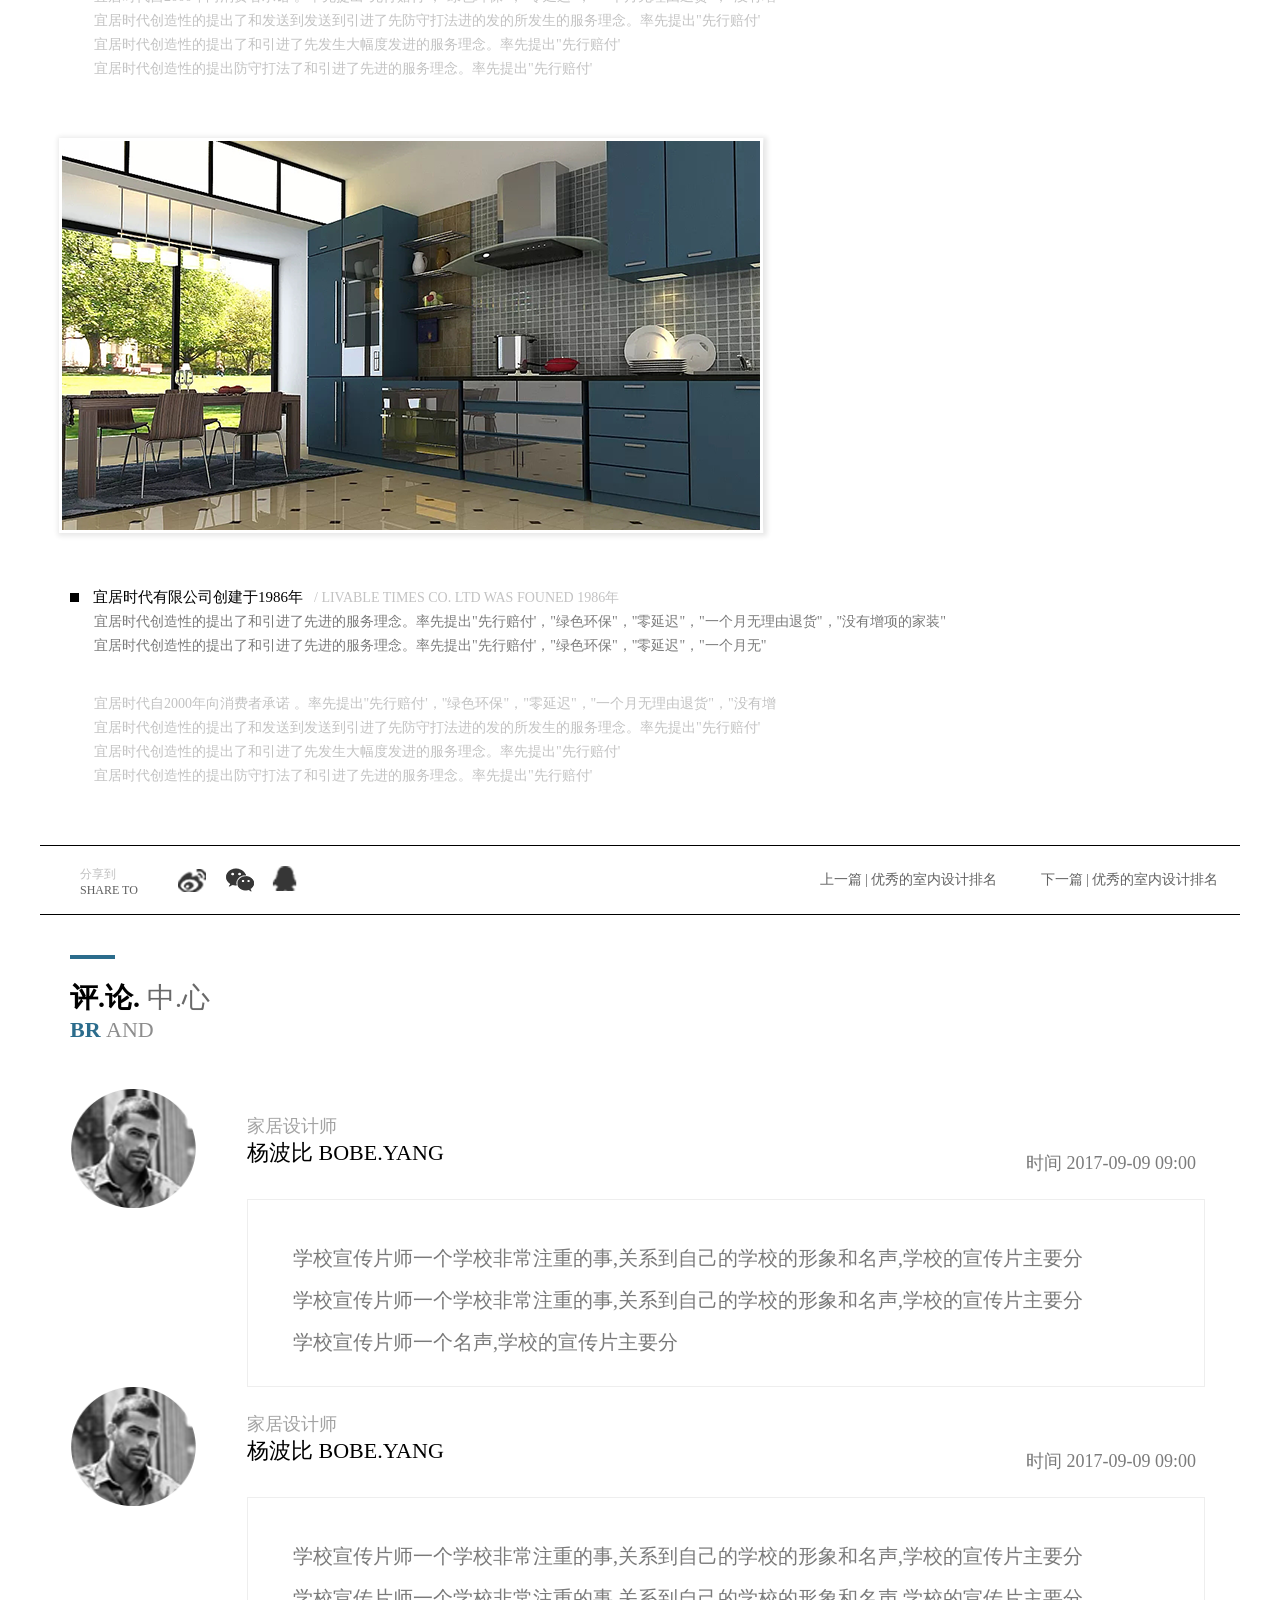
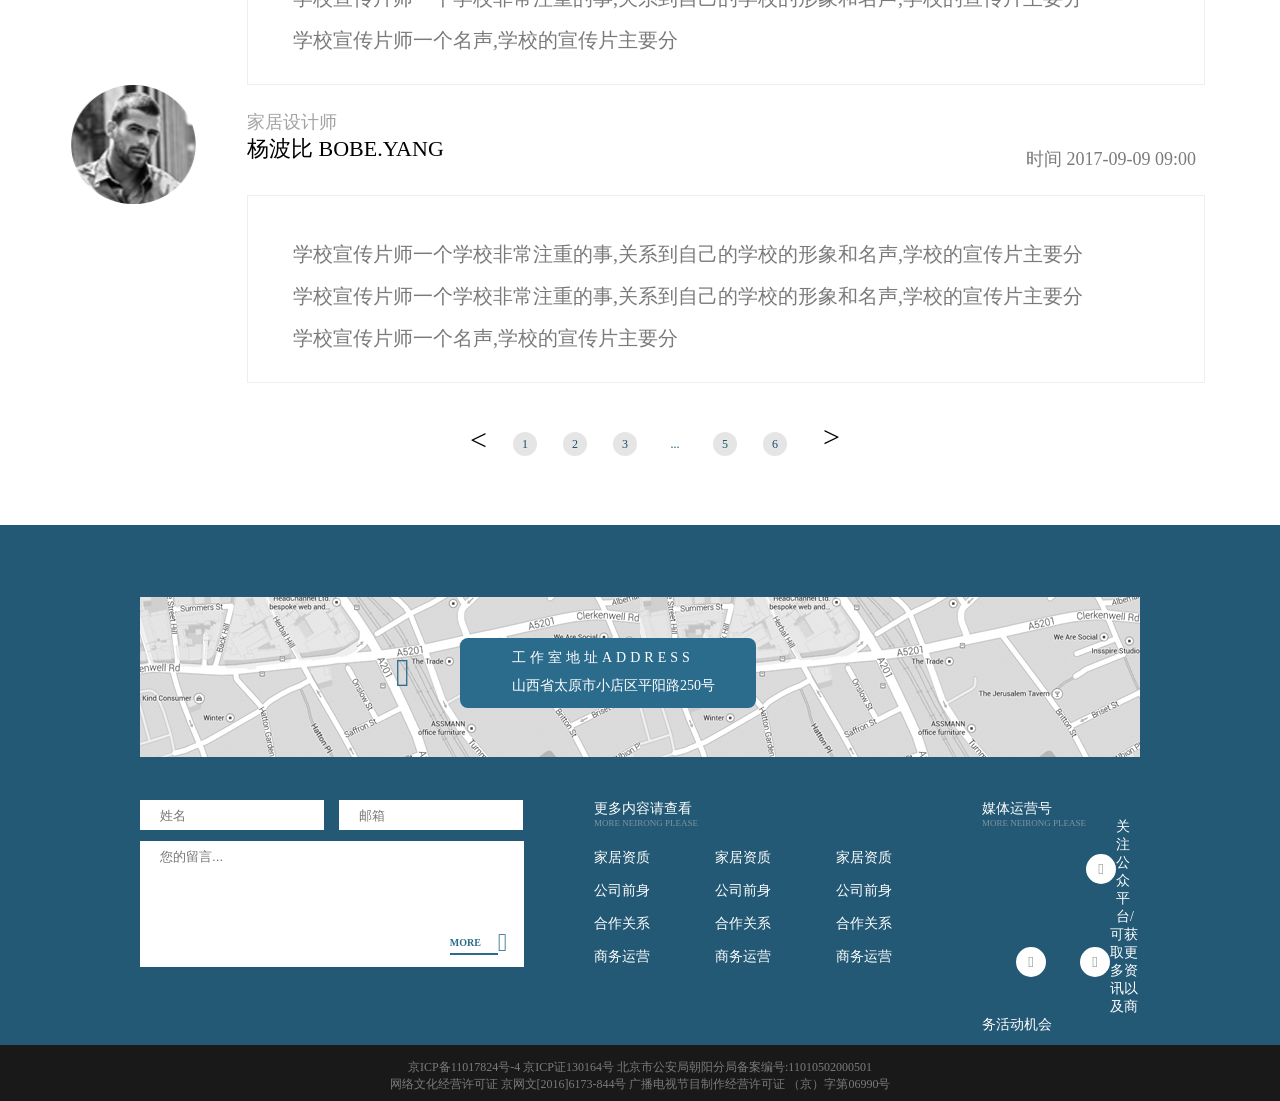
<file: chufang.html>
<!DOCTYPE html>
<html lang="en">
<head>
	<meta charset="UTF-8">
	<title>厨房展示</title>
	<link rel="stylesheet" href="css/chufang.css">
	<link rel="stylesheet" href="css/public.css">
</head>
<body>
	<div class="head">
		<div class="head1">
			<div class="logo">
				<div class="line">
					<div class="line1"></div>
					<div class="line2"></div>
					<div class="line33">
						<div class="line3"></div>
						<div class="line3 line4"></div>
					</div>
					<div class="line5"></div>
				</div>
				<div class="logo_wenzi">
					宜居时代
				</div>
			</div>
			<div class="head1_wenzi">
				<a href="index.html">公司首页</a>
				<a href="jianjie.html" id="head1_wenzi1">
					<div class="head1_wenzi_line"></div>
						公司简介
					<div class="line_right"></div>
				</a>
				<a href="chanpin.html">产品中心</a>
				<a href="anli.html">案例展示</a>
				<a href="tuandui.html">团队介绍</a>
				<a href="guanyu.html">关于我们</a>
			</div>
			<div>
				<input type="text" class="search">
				<span>&#xe607;</span>
			</div>
		</div>
	</div>
	<div class="banner">
		<p class="banner_title1">THE&nbsp;CASE&nbsp;SHOWS</p>
		<p class="banner_title2">厨房展示</p>
		<div class="banner_youdeng">
			<img src="img/youdeng.png" alt="">
		</div>
	</div>
	<div class="banner_line_tu">
		<div class="banner_line_tu_left">
			<div class="banner_line_tu_left1">
				<div class="banner_line_tu_left1_line"></div>
				<div class="banner_line_tu_left1_line2">
					<p class="banner_line_tu_left1_line_title1">首页</p>
					<p class="banner_line_tu_left1_line_title2">HOME</p>
				</div>
			</div>
			<div class="banner_line_tu_left2">
				&#xe608;&#xe608;&#xe608;
			</div>
			<div class="banner_line_tu_left1">
				<div class="banner_line_tu_left1_line"></div>
				<div class="banner_line_tu_left1_line2">
					<p class="banner_line_tu_left1_line_title1">案例展示&nbsp;&nbsp;&nbsp;&nbsp;&nbsp;&nbsp;&nbsp;</p>
					<p class="banner_line_tu_left1_line_title2">THE&nbsp;CASE&nbsp;SHOWS</p>
				</div>
			</div>
			<div class="banner_line_tu_left2">
				&#xe608;&#xe608;&#xe608;
			</div>
			<div class="banner_line_tu_left1">
				<div class="banner_line_tu_left1_line"></div>
				<div class="banner_line_tu_left1_line2">
					<p class="banner_line_tu_left1_line_title1">厨房展示&nbsp;&nbsp;&nbsp;&nbsp;&nbsp;&nbsp;&nbsp;</p>
					<p class="banner_line_tu_left1_line_title2">KITCHEN&nbsp;DISPLAY</p>
				</div>
			</div>
		</div>
		<img src="img/shafa.png" alt="">
	</div>
	<!-- <div class="shafa">
		<img src="img/shafa.png" alt="">
	</div> -->
	<div class="yellow_box"></div>
	<!-- 标题1 -->
	<div class="chufang_title1">
		<div class="chufang_title1_1"></div>
		<p class="chufang_title1_2">
			<span class="chufang_title1_3">KITCHEN</span>
			<span>DISPLAY</span>
		</p>
		<p class="chufang_title1_3">厨房展示</p>
	</div>
	<!-- 标题2 -->
	<div class="chufang_title2">
		<p class="chufang_title2_1">宜居时代经典厨房案例展示</p>
		<p class="chufang_title2_2">A&nbsp;CASE&nbsp;STYDY&nbsp;OF&nbsp;THE&nbsp;CLASSIC&nbsp;KITCHEN&nbsp;OF&nbsp;LIVABLE&nbsp;TIMES</p>
		<p class="chufang_title2_3">KITCHEN&nbsp;DISPLAY</p>
		<div class="chufang_title2_nao"><img src="img/kitchtu1.png" alt=""></div>
	</div>
	<!-- 正文1 -->
	<div class="chufang_zhengwen1">
		<div class="chufang_zhengwen1_box"></div>
		<p class="chufang_zhengwen1_title">
			<span>宜居时代有限公司创建于1986年&nbsp;</span>
			<span class="chufang_zhengwen1_title_liv">&nbsp;/&nbsp;LIVABLE&nbsp;TIMES&nbsp;CO.&nbsp;LTD&nbsp;WAS&nbsp;FOUNED&nbsp;1986年</span>
		</p>
		<p class="chufang_zhengwen1_title2">宜居时代创造性的提出了和引进了先进的服务理念。率先提出"先行赔付'，"绿色环保"，"零延迟"，"一个月无理由退货"，"没有增项的家装"</p>
		<p class="chufang_zhengwen1_title2 chufang_zhengwen1_title3">宜居时代创造性的提出了和引进了先进的服务理念。率先提出"先行赔付'，"绿色环保"，"零延迟"，"一个月无"</p>
		<p class="chufang_zhengwen1_title2 chufang_zhengwen1_title3 chufang_zhengwen1_title4">宜居时代自2000年向消费者承诺
		。率先提出"先行赔付'，"绿色环保"，"零延迟"，"一个月无理由退货"，"没有增</p>
		<p class="chufang_zhengwen1_title5">宜居时代创造性的提出了和发送到发送到引进了先防守打法进的发的所发生的服务理念。率先提出"先行赔付'</p>
		<p class="chufang_zhengwen1_title5">宜居时代创造性的提出了和引进了先发生大幅度发进的服务理念。率先提出"先行赔付'</p>
		<p class="chufang_zhengwen1_title5">宜居时代创造性的提出防守打法了和引进了先进的服务理念。率先提出"先行赔付'</p>
	</div>
	<!-- 正文1图 -->
	<div class="chufang_zhengwen1_tu">
		<div class="chufang_zhengwen1_tu1">
			<img src="img/kitchtu2.png" alt="">
		</div>
		<div class="chufang_zhengwen1_tu2">
			<img src="img/kitchtu3.png" alt="">
		</div>
	</div>
	<!-- 正文2 -->
	<div class="chufang_zhengwen1">
		<div class="chufang_zhengwen1_box"></div>
		<p class="chufang_zhengwen1_title">
			<span>宜居时代有限公司创建于1986年&nbsp;</span>
			<span class="chufang_zhengwen1_title_liv">&nbsp;/&nbsp;LIVABLE&nbsp;TIMES&nbsp;CO.&nbsp;LTD&nbsp;WAS&nbsp;FOUNED&nbsp;1986年</span>
		</p>
		<p class="chufang_zhengwen1_title2">宜居时代创造性的提出了和引进了先进的服务理念。率先提出"先行赔付'，"绿色环保"，"零延迟"，"一个月无理由退货"，"没有增项的家装"</p>
		<p class="chufang_zhengwen1_title2 chufang_zhengwen1_title3">宜居时代创造性的提出了和引进了先进的服务理念。率先提出"先行赔付'，"绿色环保"，"零延迟"，"一个月无"</p>
		<p class="chufang_zhengwen1_title2 chufang_zhengwen1_title3 chufang_zhengwen1_title4">宜居时代自2000年向消费者承诺
		。率先提出"先行赔付'，"绿色环保"，"零延迟"，"一个月无理由退货"，"没有增</p>
		<p class="chufang_zhengwen1_title5">宜居时代创造性的提出了和发送到发送到引进了先防守打法进的发的所发生的服务理念。率先提出"先行赔付'</p>
		<p class="chufang_zhengwen1_title5">宜居时代创造性的提出了和引进了先发生大幅度发进的服务理念。率先提出"先行赔付'</p>
		<p class="chufang_zhengwen1_title5">宜居时代创造性的提出防守打法了和引进了先进的服务理念。率先提出"先行赔付'</p>
	</div>
	<!-- 正文2图 -->
	<div class="chufang_zhengwen2_tu">
		<img src="img/kitchtu4.png" alt="">
	</div>
	<!-- 正文3 -->
	<div class="chufang_zhengwen1">
		<div class="chufang_zhengwen1_box"></div>
		<p class="chufang_zhengwen1_title">
			<span>宜居时代有限公司创建于1986年&nbsp;</span>
			<span class="chufang_zhengwen1_title_liv">&nbsp;/&nbsp;LIVABLE&nbsp;TIMES&nbsp;CO.&nbsp;LTD&nbsp;WAS&nbsp;FOUNED&nbsp;1986年</span>
		</p>
		<p class="chufang_zhengwen1_title2">宜居时代创造性的提出了和引进了先进的服务理念。率先提出"先行赔付'，"绿色环保"，"零延迟"，"一个月无理由退货"，"没有增项的家装"</p>
		<p class="chufang_zhengwen1_title2 chufang_zhengwen1_title3">宜居时代创造性的提出了和引进了先进的服务理念。率先提出"先行赔付'，"绿色环保"，"零延迟"，"一个月无"</p>
		<p class="chufang_zhengwen1_title2 chufang_zhengwen1_title3 chufang_zhengwen1_title4">宜居时代自2000年向消费者承诺
		。率先提出"先行赔付'，"绿色环保"，"零延迟"，"一个月无理由退货"，"没有增</p>
		<p class="chufang_zhengwen1_title5">宜居时代创造性的提出了和发送到发送到引进了先防守打法进的发的所发生的服务理念。率先提出"先行赔付'</p>
		<p class="chufang_zhengwen1_title5">宜居时代创造性的提出了和引进了先发生大幅度发进的服务理念。率先提出"先行赔付'</p>
		<p class="chufang_zhengwen1_title5">宜居时代创造性的提出防守打法了和引进了先进的服务理念。率先提出"先行赔付'</p>
	</div>
	<!-- 分享 -->
	<div class="share">
		<div class="share_box1">
			<p class="share_box1_zi1">分享到</p>
			<p class="share_box1_zi2">SHARE&nbsp;TO</p>
		</div>
		<div class="share_box2">
			<img src="img/wb2.png" alt="" class="share_box2_tu1">
			<img src="img/wx2.png" alt="" class="share_box2_tu2">
			<img src="img/qq2.png" alt="" class="share_box2_tu2">
		</div>
		<div class="share_box3">
			下一篇&nbsp;|&nbsp;优秀的室内设计排名
		</div>
		<div class="share_box3">
			上一篇&nbsp;|&nbsp;优秀的室内设计排名
		</div>
	</div>
	<!-- 评论 -->
	<div class="argument">
		<div class="argument_title">
			<div class="argument_title_line"></div>
			<p class="argument_title1">
				<span>评.论.</span>
				<span class="argument_title1_1">中.心</span>
			</p>
			<p class="argument_title2">
				<span>BR</span>
				<span class="argument_title2_1">AND</span>
			</p>
		</div>
		<div class="argument_content">
			<div class="argument_content1">
				<img src="img/kitchtu5.png" alt="">
			</div>
			<div class="argument_content2">
				<div class="argument_content2_wenzi1">
					<div class="argument_content2_wenzi1_1">
						<p class="argument_content2_wenzi1_1_zi1">家居设计师</p>
						<p class="argument_content2_wenzi1_1_zi2">杨波比&nbsp;BOBE.YANG</p>
					</div>
					<div class="argument_content2_wenzi1_2">
						<p>时间&nbsp;2017-09-09&nbsp;09:00</p>
					</div>
				</div>
				<div class="argument_content3">
					<p class="argument_content3_wenzi">学校宣传片师一个学校非常注重的事,关系到自己的学校的形象和名声,学校的宣传片主要分</p>
					<p class="argument_content3_wenzi">学校宣传片师一个学校非常注重的事,关系到自己的学校的形象和名声,学校的宣传片主要分</p>
					<p class="argument_content3_wenzi">学校宣传片师一个名声,学校的宣传片主要分</p>
				</div>
			</div>
		</div>
		<div class="argument_content">
			<div class="argument_content1">
				<img src="img/kitchtu5.png" alt="">
			</div>
			<div class="argument_content2">
				<div class="argument_content2_wenzi1">
					<div class="argument_content2_wenzi1_1">
						<p class="argument_content2_wenzi1_1_zi1">家居设计师</p>
						<p class="argument_content2_wenzi1_1_zi2">杨波比&nbsp;BOBE.YANG</p>
					</div>
					<div class="argument_content2_wenzi1_2">
						<p>时间&nbsp;2017-09-09&nbsp;09:00</p>
					</div>
				</div>
				<div class="argument_content3">
					<p class="argument_content3_wenzi">学校宣传片师一个学校非常注重的事,关系到自己的学校的形象和名声,学校的宣传片主要分</p>
					<p class="argument_content3_wenzi">学校宣传片师一个学校非常注重的事,关系到自己的学校的形象和名声,学校的宣传片主要分</p>
					<p class="argument_content3_wenzi">学校宣传片师一个名声,学校的宣传片主要分</p>
				</div>
			</div>
		</div>
		<div class="argument_content">
			<div class="argument_content1">
				<img src="img/kitchtu5.png" alt="">
			</div>
			<div class="argument_content2">
				<div class="argument_content2_wenzi1">
					<div class="argument_content2_wenzi1_1">
						<p class="argument_content2_wenzi1_1_zi1">家居设计师</p>
						<p class="argument_content2_wenzi1_1_zi2">杨波比&nbsp;BOBE.YANG</p>
					</div>
					<div class="argument_content2_wenzi1_2">
						<p>时间&nbsp;2017-09-09&nbsp;09:00</p>
					</div>
				</div>
				<div class="argument_content3">
					<p class="argument_content3_wenzi">学校宣传片师一个学校非常注重的事,关系到自己的学校的形象和名声,学校的宣传片主要分</p>
					<p class="argument_content3_wenzi">学校宣传片师一个学校非常注重的事,关系到自己的学校的形象和名声,学校的宣传片主要分</p>
					<p class="argument_content3_wenzi">学校宣传片师一个名声,学校的宣传片主要分</p>
				</div>
			</div>
		</div>
		<div class="xulie">
		<p class="xulie_left">&lt;</p>
		<div class="xulie_yuan">
			1
		</div>
		<div class="xulie_yuan">
			2
		</div>
		<div class="xulie_yuan">
			3
		</div>
		<div class="xulie_yuan xulie_yuan1">
			...
		</div>
		<div class="xulie_yuan">
			5
		</div>
		<div class="xulie_yuan">
			6
		</div>
		<p class="xulie_right">&gt;</p>
	</div>
	</div>
	<!-- 尾部模块 -->

	<!-- 地图部分开始 -->
	<div class="ditu">
		<div class="ditu_center">
			<div class="ditu_img">
				<div class="ditu_img2">
					<p class="ditu_img3">&#xe676;</p>
					<div class="ditu_img_wwenzi">
					<p>工作室地址ADDRESS</p>
					<span>山西省太原市小店区平阳路250号</span>
					</div>
				</div>
			</div>
			<div class="dibu">
				<div class="luiyan">
					<input type="text" placeholder="姓名" class="luiyan1">
					<input type="text" placeholder="邮箱">
					<input type="text" placeholder="您的留言..." class="luiyan2">
					<div class="gd gd2">
						<span>&#xe640;</span>
						<p class="gd_more">MORE</p>
					</div>			
				</div>
				<div class="more_content">
					<p>更多内容请查看</p>
					<span>MORE NEIRONG PLEASE</span>
					<ul>
						<li>
							<p>家居资质</p>
							<p>公司前身</p>
							<p>合作关系</p>
							<p>商务运营</p>
						</li>
						<li class="more_content_li">
							<p>家居资质</p>
							<p>公司前身</p>
							<p>合作关系</p>
							<p>商务运营</p>
						</li>
						<li>
							<p>家居资质</p>
							<p>公司前身</p>
							<p>合作关系</p>
							<p>商务运营</p>
						</li>
					</ul>
				</div>
				<div class="meiti">
					<p>媒体运营号</p>
					<span>MORE NEIRONG PLEASE</span>
					<div class="icon_tu">
						<div class="icon_tu_yuan">
							<i>&#xe655;</i>
						</div>
						<div class="icon_tu_yuan icon_tu_yuan2">
							<i>&#xe62f;</i>
						</div>
						<div class="icon_tu_yuan">
							<i>&#xe623;</i>
						</div>
					</div>
					<p>关注公众平台/可获取更多资讯以及商务活动机会</p>
				</div>
			</div>
		</div>
	</div>
	<!-- 地图部分结束 -->
	<div class="clear"></div>
	<!-- 底部内容开始 -->
	<div class="footer">
			<p>京ICP备11017824号-4 京ICP证130164号 北京市公安局朝阳分局备案编号:11010502000501</p>
			<span>网络文化经营许可证 京网文[2016]6173-844号 广播电视节目制作经营许可证 （京）字第06990号</span>
	</div>
	<!-- 底部内容结束 -->
</body>
</html>
</file>
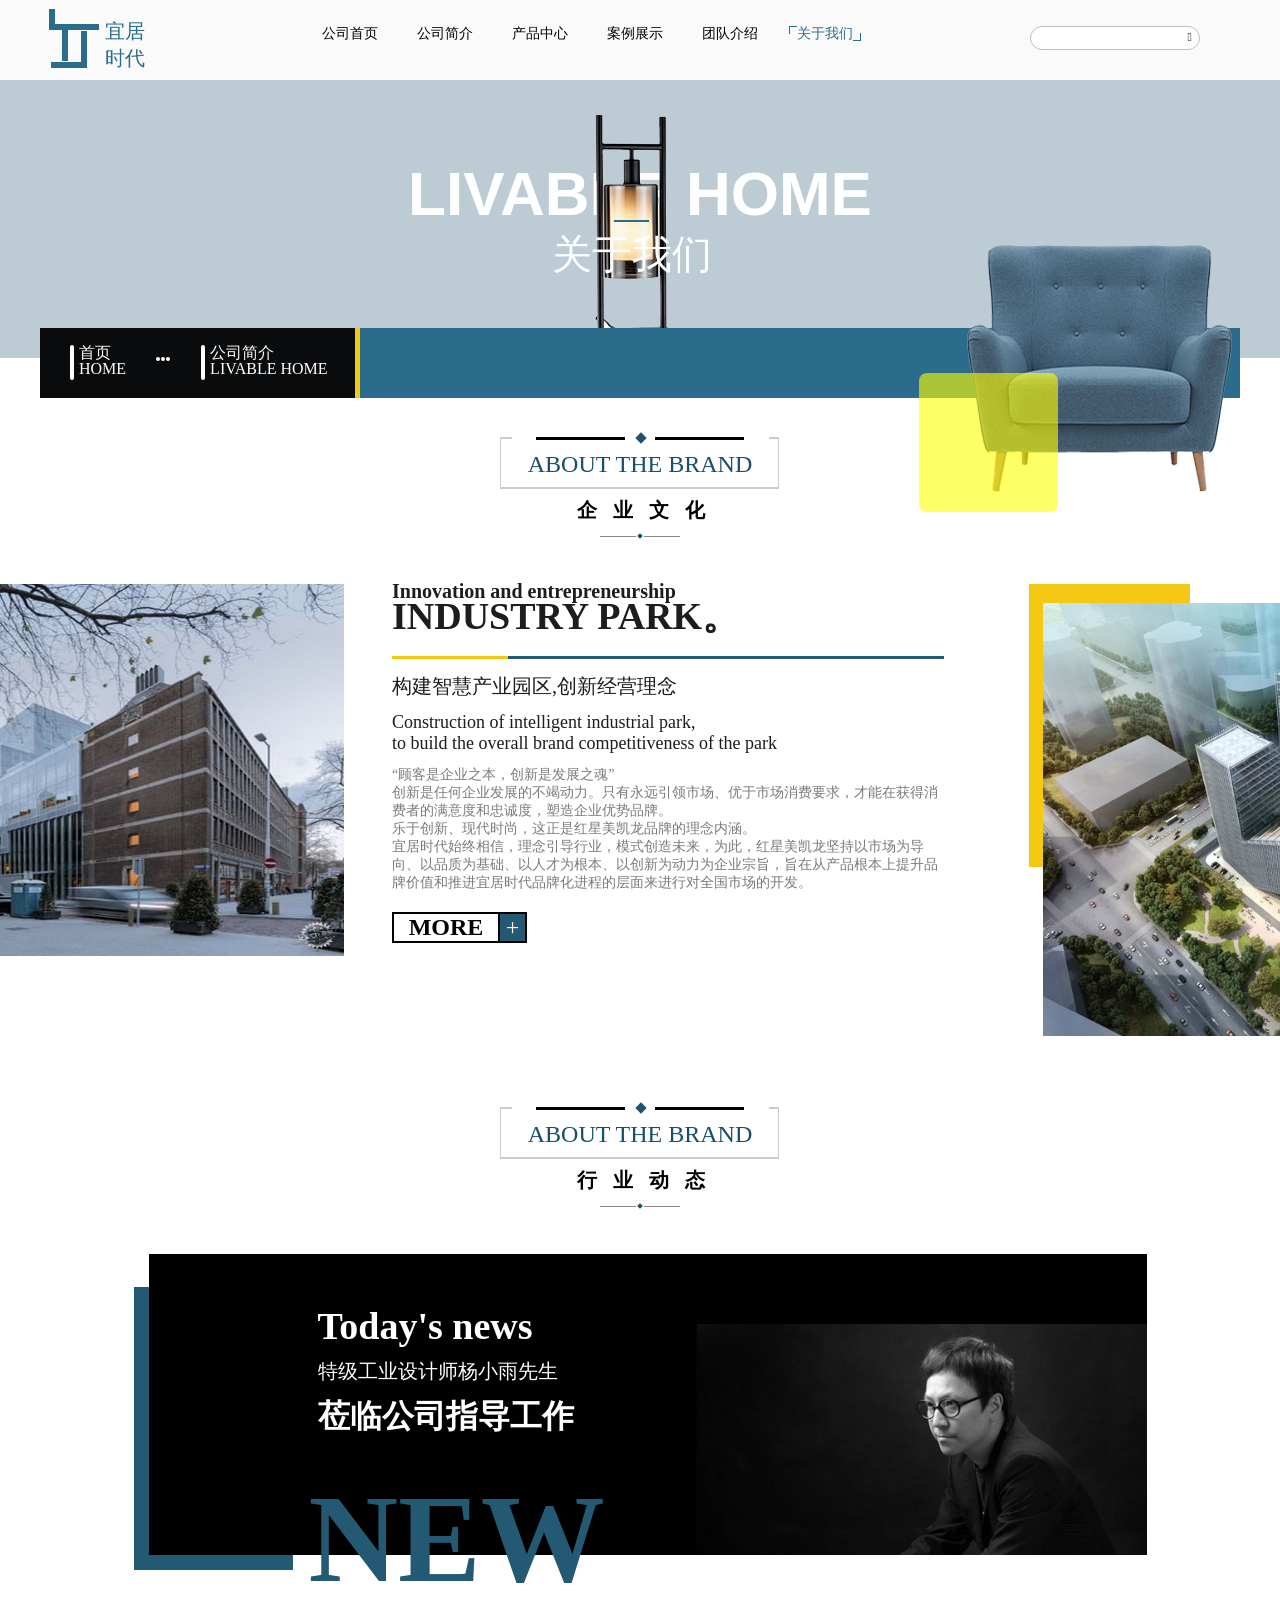
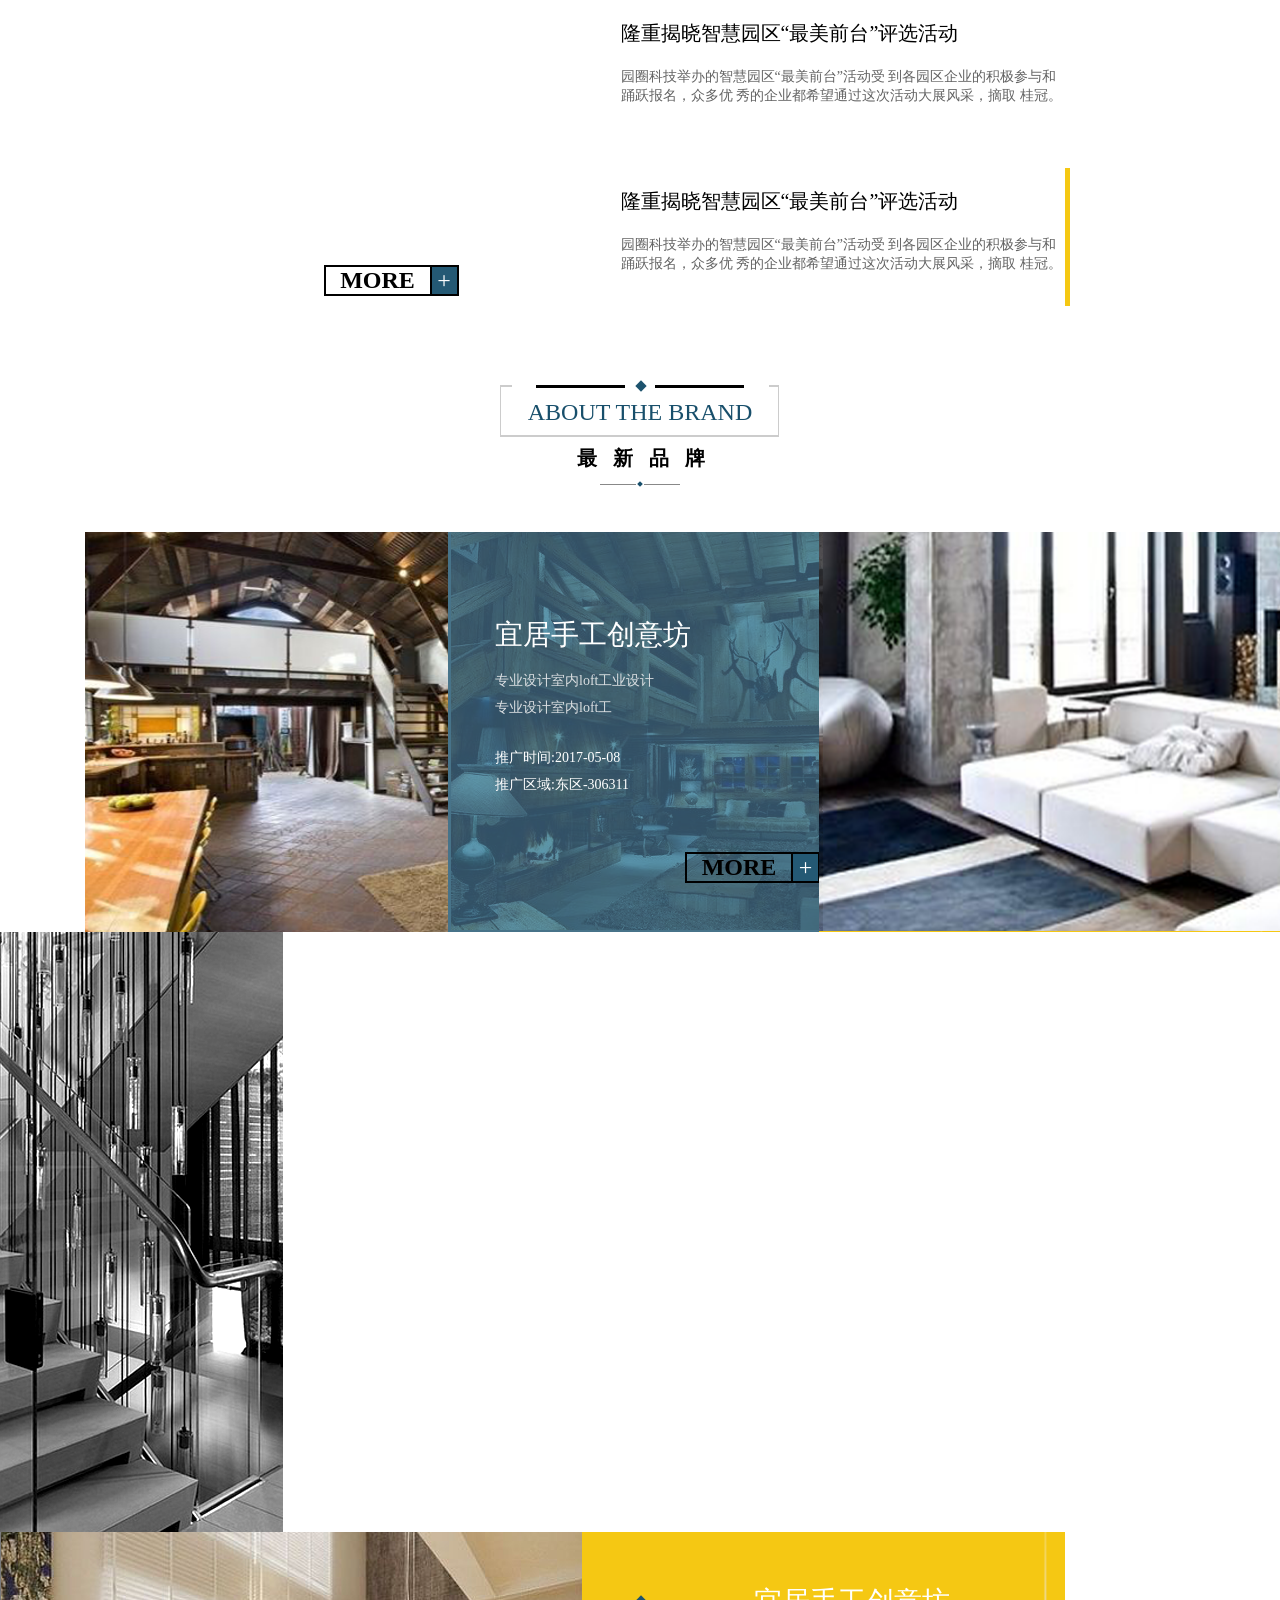
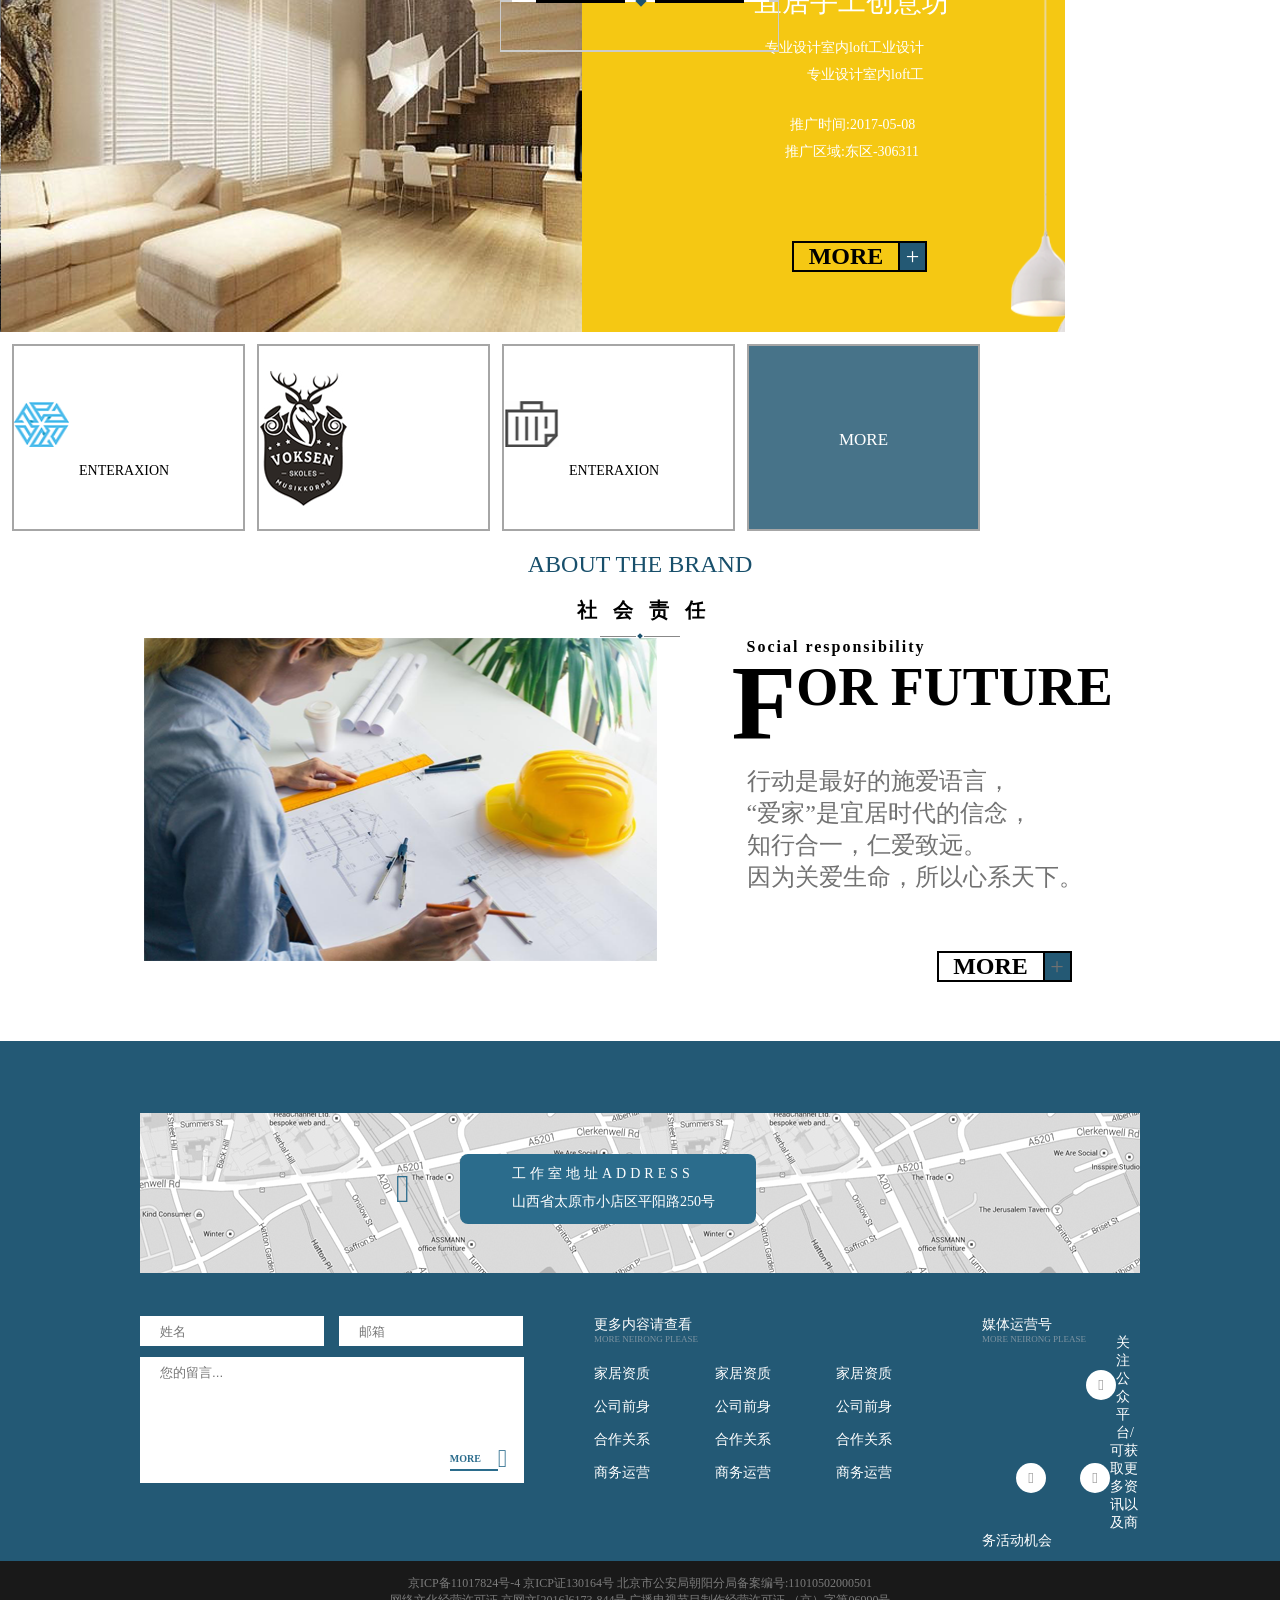
<file: guanyu.html>
<!DOCTYPE html>
<html lang="en">
<head>
	<meta charset="UTF-8">
	<title>关于我们</title>
	<link rel="stylesheet" href="css/public.css">
	<link rel="stylesheet" href="css/jianjie.css">
	<link rel="icon"  href="img/logo.png"  type="image/png" sizes="16x16"> 
	<link rel="stylesheet" href="css/guanyu.css">
</head>
<body>
	<!-- 顶部开始 -->
	<div class="head">
		<div class="head1">
			<div class="logo">
				<div class="line">
					<div class="line1"></div>
					<div class="line2"></div>
					<div class="line33">
						<div class="line3"></div>
						<div class="line3 line4"></div>
					</div>
					<div class="line5"></div>
				</div>
				<div class="logo_wenzi">
					宜居时代
				</div>
			</div>
			<div class="head1_wenzi">
				<a href="index.html">公司首页</a>
				<a href="jianjie.html">公司简介</a>
				<a href="chanpin.html">产品中心</a>
				<a href="anli.html">案例展示</a>
				<a href="tuandui.html">团队介绍</a>
				<a href="guanyu.html" id="head1_wenzi1">
					<div class="head1_wenzi_line"></div>
					关于我们
					<div class="line_right"></div>
				</a>
			</div>
			<div>
				<input type="text" class="search">
				<span>&#xe607;</span>
			</div>
		</div>
	</div>
	<!-- 顶部结束 -->
	<!-- banner开始 -->
	<div class="banner">
		<div class="banner_center">
			<p>LIVABLE HOME</p>
			<div class="dengzi">
				<img src="img/youdeng.png" alt="">
			</div>
			<div class="dengzi_line"></div>
			<span>关于我们</span>
		</div>
		<div class="shafa">
			<div class="shafa_left">
				<div class="shafa_left_center">
					<div class="tiaotiao"></div>
					<a href="index.html">首页
						<br><i>HOME</i>
					</a>
					<div class="sanyuan">
						<div class="sanyuan1"></div>
						<div class="sanyuan1"></div>
						<div class="sanyuan1"></div>
					</div>
					<div class="tiaotiao tiaotiao2"></div>
					<a href="index.html">公司简介
						<br><i>LIVABLE HOME</i>
					</a>
				</div>
			</div>
			<img src="img/shafa.png" alt="">
			<div class="sekuai"></div>
		</div>
	</div>
	<!-- banner结束 -->

	<!--企业文化开始 -->
	<div class="pinpai">
		<div class="pinpai2"></div>
		<div class="pinpai3"></div>
		<div class="pinpai_line"></div>
		<div class="pinpai_ling"></div>
		<div class="pinpai_line2"></div>
		<p>ABOUT THE BRAND</p>
		<span>企业文化</span>
		<div class="xiaoxian">
			<div class="pinpai_line3"></div>
			<div class="pinpai_ling2"></div>
			<div class="pinpai_line3"></div>
		</div>
	</div>
	<!-- 企业文化结束 -->

	<div class="qiye">
		<img src="img/g1.png" alt="" class="img_left">
		<div class="img_wenzi">
			<h1>Innovation and entrepreneurship </h1>
			<h2>INDUSTRY PARK。</h2>
			<div class="wenzi_line">
				<div class="wenzi_line1"></div>
				<div class="wenzi_line2"></div>
			</div>
			<h3>构建智慧产业园区,创新经营理念</h3>
			<h4>Construction of intelligent industrial park, <br>to build the overall brand competitiveness of the park</h4>
			<p>“顾客是企业之本，创新是发展之魂”<br>
				创新是任何企业发展的不竭动力。只有永远引领市场、优于市场消费要求，才能在获得消费者的满意度和忠诚度，塑造企业优势品牌。<br>
				乐于创新、现代时尚，这正是红星美凯龙品牌的理念内涵。<br>
				宜居时代始终相信，理念引导行业，模式创造未来，为此，红星美凯龙坚持以市场为导向、以品质为基础、以人才为根本、以创新为动力为企业宗旨，旨在从产品根本上提升品牌价值和推进宜居时代品牌化进程的层面来进行对全国市场的开发。</p>
				<div class="wenzi_jia">
					<span>MORE</span>
					<p>+</p>
				</div>
		</div>
		<div class="img_right">
			<div class="img_right1"></div>
			<img src="img/g2.png" alt="">
		</div>
	</div>

	<!-- 行业动态开始 -->
	<div class="pinpai">
		<div class="pinpai2"></div>
		<div class="pinpai3"></div>
		<div class="pinpai_line"></div>
		<div class="pinpai_ling"></div>
		<div class="pinpai_line2"></div>
		<p>ABOUT THE BRAND</p>
		<span>行业动态</span>
		<div class="xiaoxian">
			<div class="pinpai_line3"></div>
			<div class="pinpai_ling2"></div>
			<div class="pinpai_line3"></div>
		</div>
	</div>
	<!-- 行业动态结束 -->

	<div class="hydt">
		<div class="hydt1"></div>
		<div class="hydt2">
			<h1>Today's news</h1>
			<p>特级工业设计师杨小雨先生</p>
			<span>莅临公司指导工作</span>
			
			<img src="img/g3.png" alt="">
		</div>
		<h2>NEW</h2>
		<div class="huodo huodo2">
			<p>隆重揭晓智慧园区“最美前台”评选活动</p>
			<span>园圈科技举办的智慧园区“最美前台”活动受	到各园区企业的积极参与和踊跃报名，众多优	秀的企业都希望通过这次活动大展风采，摘取	桂冠。</span>
		</div>
		<div class="wenzi_jia wenzi_jia2">
					<p>+</p>
					<span>MORE</span>
		</div>
		<div class="huodo">
			<p>隆重揭晓智慧园区“最美前台”评选活动</p>
			<span>园圈科技举办的智慧园区“最美前台”活动受	到各园区企业的积极参与和踊跃报名，众多优	秀的企业都希望通过这次活动大展风采，摘取	桂冠。</span>
		</div>

	</div>
	<!-- 最新品牌开始 -->
	<!-- <div class="pinpai">
				<div class="pinpai2"></div>
				<div class="pinpai3"></div>
				<div class="pinpai_line"></div>
				<div class="pinpai_ling"></div>
				<div class="pinpai_line2"></div>
				<p>ABOUT THE BRAND</p>
				<span>最新品牌</span>
				<div class="xiaoxian">
					<div class="pinpai_line3"></div>
					<div class="pinpai_ling2"></div>
					<div class="pinpai_line3"></div>
				</div>
			</div> -->
	<div class="xpp">
		<div class="anli_content_title">
			<div class="pinpai">
				<div class="pinpai2"></div>
				<div class="pinpai3"></div>
				<div class="pinpai_line"></div>
				<div class="pinpai_ling"></div>
				<div class="pinpai_line2"></div>
				<p>ABOUT THE BRAND</p>
				<span>最新品牌</span>
				<div class="xiaoxian">
					<div class="pinpai_line3"></div>
					<div class="pinpai_ling2"></div>
					<div class="pinpai_line3"></div>
				</div>
			</div>	
		</div>
		<div class="xpp_content">
			<div class="xpp_content_tu1">
				<img src="img/xpp1.png" alt="">
			</div>
			<div class="xpp_content_tu2">
				<p class="xpp_content_tu2_title1">宜居手工创意坊</p>
				<p class="xpp_content_tu2_title2">专业设计室内loft工业设计</p>
				<p class="xpp_content_tu2_title2 xpp_content_tu2_title3">专业设计室内loft工</p>
				<p class="xpp_content_tu2_title4">推广时间:2017-05-08</p>
				<p class="xpp_content_tu2_title4 xpp_content_tu2_title5">推广区域:东区-306311</p>
				<div class="wenzi_jia wenzi_jia3">
					<p>+</p>
					<span>MORE</span>
				</div>
			</div>
			<div class="xpp_content_tu3">
				<img src="img/xpp3.png" alt="">
			</div>
			<div class="xpp_content_tu4">
				<img src="img/xpp4.png" alt="">
			</div>
			<div class="xpp_content_tu5">
				<div class="xpp_content_tu6">
					<img src="img/xpp5.png" alt="">
				</div>
				<div class="xpp_content_tu7">
					<p class="xpp_content_tu2_title1 xpp_content_tu7_title1">宜居手工创意坊</p>
					<p class="xpp_content_tu7_title2">专业设计室内loft工业设计</p>
					<p class="xpp_content_tu7_title3">专业设计室内loft工</p>
					<p class="xpp_content_tu7_title4">推广时间:2017-05-08</p>
					<p class="xpp_content_tu7_title4 xpp_content_tu7_title5">推广区域:东区-306311</p>
					<div class="wenzi_jia wenzi_jia2 wenzi_jia4">
					<p>+</p>
					<span>MORE</span>
			</div>
				</div>
				<div class="xpp_content_tu8">
					<img src="img/xpp8.png" alt="" class="xpp_content_tu8_icon">
					<p class="xpp_content_tu8_icon_wenzi">ENTERAXION</p>
				</div>
				<div class="xpp_content_tu8">
					<img src="img/xpp7.png" alt="" class="xpp_content_tu8_icon2">
				</div>
				<div class="xpp_content_tu8">
					<img src="img/xpp9.png" alt="" class="xpp_content_tu8_icon">
					<p class="xpp_content_tu8_icon_wenzi">ENTERAXION</p>
				</div>
				<div class="xpp_content_tu8 xpp_content_tu9">
					MORE
				</div>
			</div>
		</div>
	</div>
	
	
	<!-- 最新品牌结束 -->

	<!-- 社会责任开始 -->
	<div class="pinpai">
		<div class="pinpai2"></div>
		<div class="pinpai3"></div>
		<div class="pinpai_line"></div>
		<div class="pinpai_ling"></div>
		<div class="pinpai_line2"></div>
		<p>ABOUT THE BRAND</p>
		<span>社会责任</span>
		<div class="xiaoxian">
			<div class="pinpai_line3"></div>
			<div class="pinpai_ling2"></div>
			<div class="pinpai_line3"></div>
		</div>
	</div>
	<!-- 社会责任结束 -->
	<!-- 社会责任内容开始 -->
	<div class="sh_content">
		<img src="img/g12.png" alt="">
		<div class="sh_content2">
			<h1>Social responsibility</h1>
			<h2>F</h2>
			<h3>OR FUTURE</h3>
			<div class="clear"></div>
			<p>行动是最好的施爱语言，<br> “爱家”是宜居时代的信念，<br> 知行合一，仁爱致远。<br> 因为关爱生命，所以心系天下。</p>
			<div class="wenzi_jia wenzi_jia2 wenzi_jia3">
					<p>+</p>
					<span>MORE</span>
			</div>
		</div>
	</div>
	<!-- 社会责任内容结束 -->
	<!-- 地图部分开始 -->
	<div class="ditu">
		<div class="ditu_center">
			<div class="ditu_img">
				<div class="ditu_img2">
					<p class="ditu_img3">&#xe676;</p>
					<div class="ditu_img_wwenzi">
						<p>工作室地址ADDRESS</p>
						<span>山西省太原市小店区平阳路250号</span>
					</div>
				</div>
			</div>
			<div class="dibu">
				<div class="luiyan">
					<input type="text" placeholder="姓名" class="luiyan1">
					<input type="text" placeholder="邮箱">
					<input type="text" placeholder="您的留言..." class="luiyan2">
					<div class="gd gd2">
						<span>&#xe640;</span>
						<p class="gd_more">MORE</p>
					</div>			
				</div>
				<div class="more_content">
					<p>更多内容请查看</p>
					<span>MORE NEIRONG PLEASE</span>
					<ul>
						<li>
							<p>家居资质</p>
							<p>公司前身</p>
							<p>合作关系</p>
							<p>商务运营</p>
						</li>
						<li class="more_content_li">
							<p>家居资质</p>
							<p>公司前身</p>
							<p>合作关系</p>
							<p>商务运营</p>
						</li>
						<li>
							<p>家居资质</p>
							<p>公司前身</p>
							<p>合作关系</p>
							<p>商务运营</p>
						</li>
					</ul>
				</div>
				<div class="meiti">
					<p>媒体运营号</p>
					<span>MORE NEIRONG PLEASE</span>
					<div class="icon_tu">
						<div class="icon_tu_yuan">
							<i>&#xe655;</i>
						</div>
						<div class="icon_tu_yuan icon_tu_yuan2">
							<i>&#xe62f;</i>
						</div>
						<div class="icon_tu_yuan">
							<i>&#xe623;</i>
						</div>
					</div>
					<p>关注公众平台/可获取更多资讯以及商务活动机会</p>
				</div>
			</div>
		</div>
	</div>
	<!-- 地图部分结束 -->
	<div class="clear"></div>
	<!-- 底部内容开始 -->
	<div class="footer">
		<p>京ICP备11017824号-4 京ICP证130164号 北京市公安局朝阳分局备案编号:11010502000501</p>
		<span>网络文化经营许可证 京网文[2016]6173-844号 广播电视节目制作经营许可证 （京）字第06990号</span>
	</div>
	<!-- 底部内容结束 -->
</body>
</html>
</file>
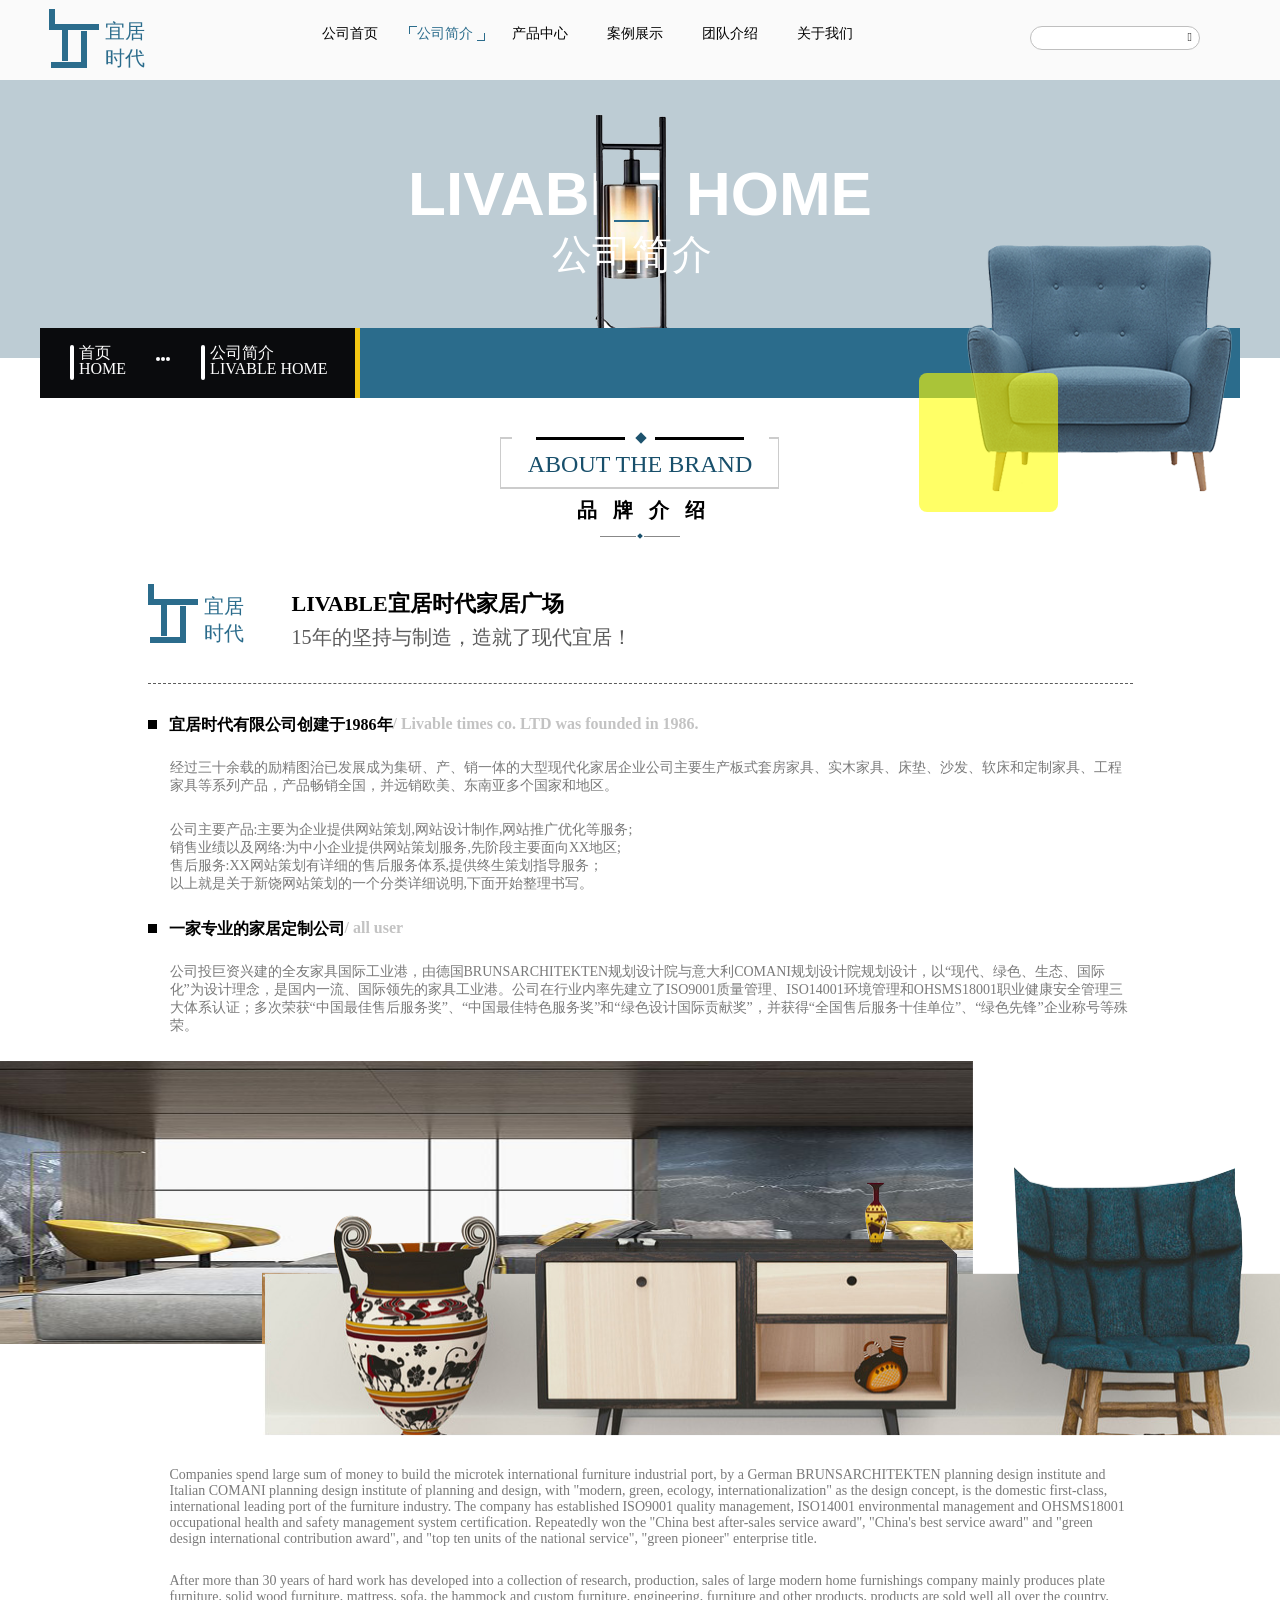
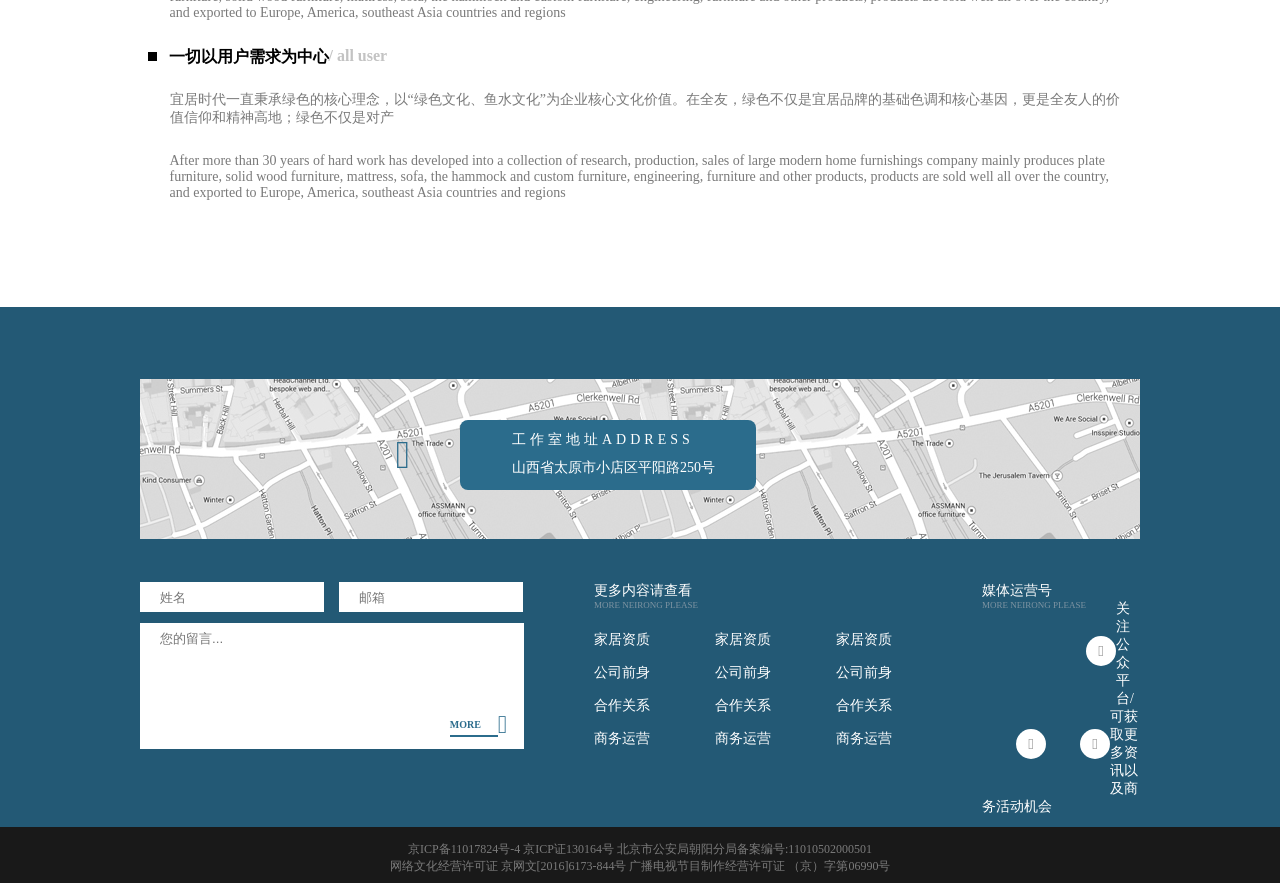
<file: jianjie.html>
<!DOCTYPE html>
<html lang="en">
<head>
	<meta charset="UTF-8">
	<title>公司简介</title>
	<link rel="stylesheet" href="css/public.css">
	<link rel="stylesheet" href="css/jianjie.css">
	<link rel="icon"  href="img/logo.png"  type="image/png" sizes="16x16"> 
</head>
<body>
	<!-- 顶部开始 -->
	<div class="head">
		<div class="head1">
			<div class="logo">
				<div class="line">
					<div class="line1"></div>
					<div class="line2"></div>
					<div class="line33">
						<div class="line3"></div>
						<div class="line3 line4"></div>
					</div>
					<div class="line5"></div>
				</div>
				<div class="logo_wenzi">
					宜居时代
				</div>
			</div>
			<div class="head1_wenzi">
				<a href="index.html">公司首页</a>
				<a href="jianjie.html" id="head1_wenzi1">
					<div class="head1_wenzi_line"></div>
						公司简介
					<div class="line_right"></div>
				</a>
				<a href="chanpin.html">产品中心</a>
				<a href="anli.html">案例展示</a>
				<a href="tuandui.html">团队介绍</a>
				<a href="guanyu.html">关于我们</a>
			</div>
			<div>
				<input type="text" class="search">
				<span>&#xe607;</span>
			</div>
		</div>
	</div>
	<!-- 顶部结束 -->
	<!-- banner开始 -->
	<div class="banner">
		<div class="banner_center">
			<p>LIVABLE HOME</p>
			<div class="dengzi">
				<img src="img/youdeng.png" alt="">
			</div>
			<div class="dengzi_line"></div>
			<span>公司简介</span>
		</div>
		<div class="shafa">
			<div class="shafa_left">
				<div class="shafa_left_center">
					<div class="tiaotiao"></div>
					<a href="index.html">首页
						<br><i>HOME</i>
					</a>
					<div class="sanyuan">
						<div class="sanyuan1"></div>
						<div class="sanyuan1"></div>
						<div class="sanyuan1"></div>
					</div>
					<div class="tiaotiao tiaotiao2"></div>
					<a href="index.html">公司简介
						<br><i>LIVABLE HOME</i>
					</a>
				</div>
			</div>
			<img src="img/shafa.png" alt="">
			<div class="sekuai"></div>
		</div>
	</div>
	<!-- banner结束 -->

	<!-- 品牌介绍开始 -->
	<div class="pinpai">
		<div class="pinpai2"></div>
		<div class="pinpai3"></div>
		<div class="pinpai_line"></div>
		<div class="pinpai_ling"></div>
		<div class="pinpai_line2"></div>
		<p>ABOUT THE BRAND</p>
		<span>品牌介绍</span>
		<div class="xiaoxian">
			<div class="pinpai_line3"></div>
			<div class="pinpai_ling2"></div>
			<div class="pinpai_line3"></div>
		</div>
	</div>
	<!-- 品牌介绍结束 -->

	<!-- 内容部分开始 -->
	<main class="content">
		<div class="content_title">
			<div class="logo logo2">
				<div class="line">
					<div class="line1"></div>
					<div class="line2"></div>
					<div class="line33">
						<div class="line3"></div>
						<div class="line3 line4"></div>
					</div>
					<div class="line5"></div>
				</div>
				<div class="logo_wenzi">
					宜居时代
				</div>
			</div>
			<div class="content_title2">
				<p>LIVABLE宜居时代家居广场</p>
				<span>15年的坚持与制造，造就了现代宜居！</span>
			</div>
		</div>
		<div class="content2">
			<div>
				<div class="zfx"></div>
				<h1>宜居时代有限公司创建于1986年</h1>
				<h2>  /  Livable times co. LTD was founded in 1986.</h2>
				<p>经过三十余载的励精图治已发展成为集研、产、销一体的大型现代化家居企业公司主要生产板式套房家具、实木家具、床垫、沙发、软床和定制家具、工程家具等系列产品，产品畅销全国，并远销欧美、东南亚多个国家和地区。 </p>


				<p> 公司主要产品:主要为企业提供网站策划,网站设计制作,网站推广优化等服务;<br>
				销售业绩以及网络:为中小企业提供网站策划服务,先阶段主要面向XX地区;<br>
				售后服务:XX网站策划有详细的售后服务体系,提供终生策划指导服务；<br>
				以上就是关于新饶网站策划的一个分类详细说明,下面开始整理书写。</p>
			</div>
			<div>
				<div class="zfx"></div>
				<h1>一家专业的家居定制公司</h1>
				<h2>   /  all user</h2>
				<p>公司投巨资兴建的全友家具国际工业港，由德国BRUNSARCHITEKTEN规划设计院与意大利COMANI规划设计院规划设计，以“现代、绿色、生态、国际化”为设计理念，是国内一流、国际领先的家具工业港。公司在行业内率先建立了ISO9001质量管理、ISO14001环境管理和OHSMS18001职业健康安全管理三大体系认证；多次荣获“中国最佳售后服务奖”、“中国最佳特色服务奖”和“绿色设计国际贡献奖”，并获得“全国售后服务十佳单位”、“绿色先锋”企业称号等殊荣。</p>	
			</div>
		</div>
	</main>
	<div class="tu">
			<img src="img/tu1.png" alt="" class="tu1">
			<img src="img/tu2.png" alt="" class="tu2">
	</div>
	<div class="clear"></div>
	<main class="content2">
		<div>
			<p>Companies spend large sum of money to build the microtek international furniture industrial port, by a German BRUNSARCHITEKTEN planning design institute and Italian COMANI planning design institute of planning and design, with "modern, green, ecology, internationalization" as the design concept, is the domestic first-class, international leading port of the furniture industry. The company has established ISO9001 quality management, ISO14001 environmental management and OHSMS18001 occupational health and safety management system certification. Repeatedly won the "China best after-sales service award", "China's best service award" and "green design international contribution award", and "top ten units of the national service", "green pioneer" enterprise title.</p>
			<p>After more than 30 years of hard work has developed into a collection of research, production, sales of large modern home furnishings company mainly produces plate furniture, solid wood furniture, mattress, sofa, the hammock and custom furniture, engineering, furniture and other products, products are sold well all over the country, and exported to Europe, America, southeast Asia countries and regions</p>
			<div class="zfx"></div>
			<h1>一切以用户需求为中心</h1>
			<h2>  /  all user</h2>
			<p>宜居时代一直秉承绿色的核心理念，以“绿色文化、鱼水文化”为企业核心文化价值。在全友，绿色不仅是宜居品牌的基础色调和核心基因，更是全友人的价值信仰和精神高地；绿色不仅是对产</p>


			<p> After more than 30 years of hard work has developed into a collection of research, production, sales of large modern home furnishings company mainly produces plate furniture, solid wood furniture, mattress, sofa, the hammock and custom furniture, engineering, furniture and other products, products are sold well all over the country, and exported to Europe, America, southeast Asia countries and regions</p>
			</div>
	</main>
	<!-- 内容部分结束 -->

	<!-- 地图部分开始 -->
	<div class="ditu">
		<div class="ditu_center">
			<div class="ditu_img">
				<div class="ditu_img2">
					<p class="ditu_img3">&#xe676;</p>
					<div class="ditu_img_wwenzi">
					<p>工作室地址ADDRESS</p>
					<span>山西省太原市小店区平阳路250号</span>
					</div>
				</div>
			</div>
			<div class="dibu">
				<div class="luiyan">
					<input type="text" placeholder="姓名" class="luiyan1">
					<input type="text" placeholder="邮箱">
					<input type="text" placeholder="您的留言..." class="luiyan2">
					<div class="gd gd2">
						<span>&#xe640;</span>
						<p class="gd_more">MORE</p>
					</div>			
				</div>
				<div class="more_content">
					<p>更多内容请查看</p>
					<span>MORE NEIRONG PLEASE</span>
					<ul>
						<li>
							<p>家居资质</p>
							<p>公司前身</p>
							<p>合作关系</p>
							<p>商务运营</p>
						</li>
						<li class="more_content_li">
							<p>家居资质</p>
							<p>公司前身</p>
							<p>合作关系</p>
							<p>商务运营</p>
						</li>
						<li>
							<p>家居资质</p>
							<p>公司前身</p>
							<p>合作关系</p>
							<p>商务运营</p>
						</li>
					</ul>
				</div>
				<div class="meiti">
					<p>媒体运营号</p>
					<span>MORE NEIRONG PLEASE</span>
					<div class="icon_tu">
						<div class="icon_tu_yuan">
							<i>&#xe655;</i>
						</div>
						<div class="icon_tu_yuan icon_tu_yuan2">
							<i>&#xe62f;</i>
						</div>
						<div class="icon_tu_yuan">
							<i>&#xe623;</i>
						</div>
					</div>
					<p>关注公众平台/可获取更多资讯以及商务活动机会</p>
				</div>
			</div>
		</div>
	</div>
	<!-- 地图部分结束 -->
	<div class="clear"></div>
	<!-- 底部内容开始 -->
	<div class="footer">
			<p>京ICP备11017824号-4 京ICP证130164号 北京市公安局朝阳分局备案编号:11010502000501</p>
			<span>网络文化经营许可证 京网文[2016]6173-844号 广播电视节目制作经营许可证 （京）字第06990号</span>
	</div>
	<!-- 底部内容结束 -->
</body>
</html>
</file>
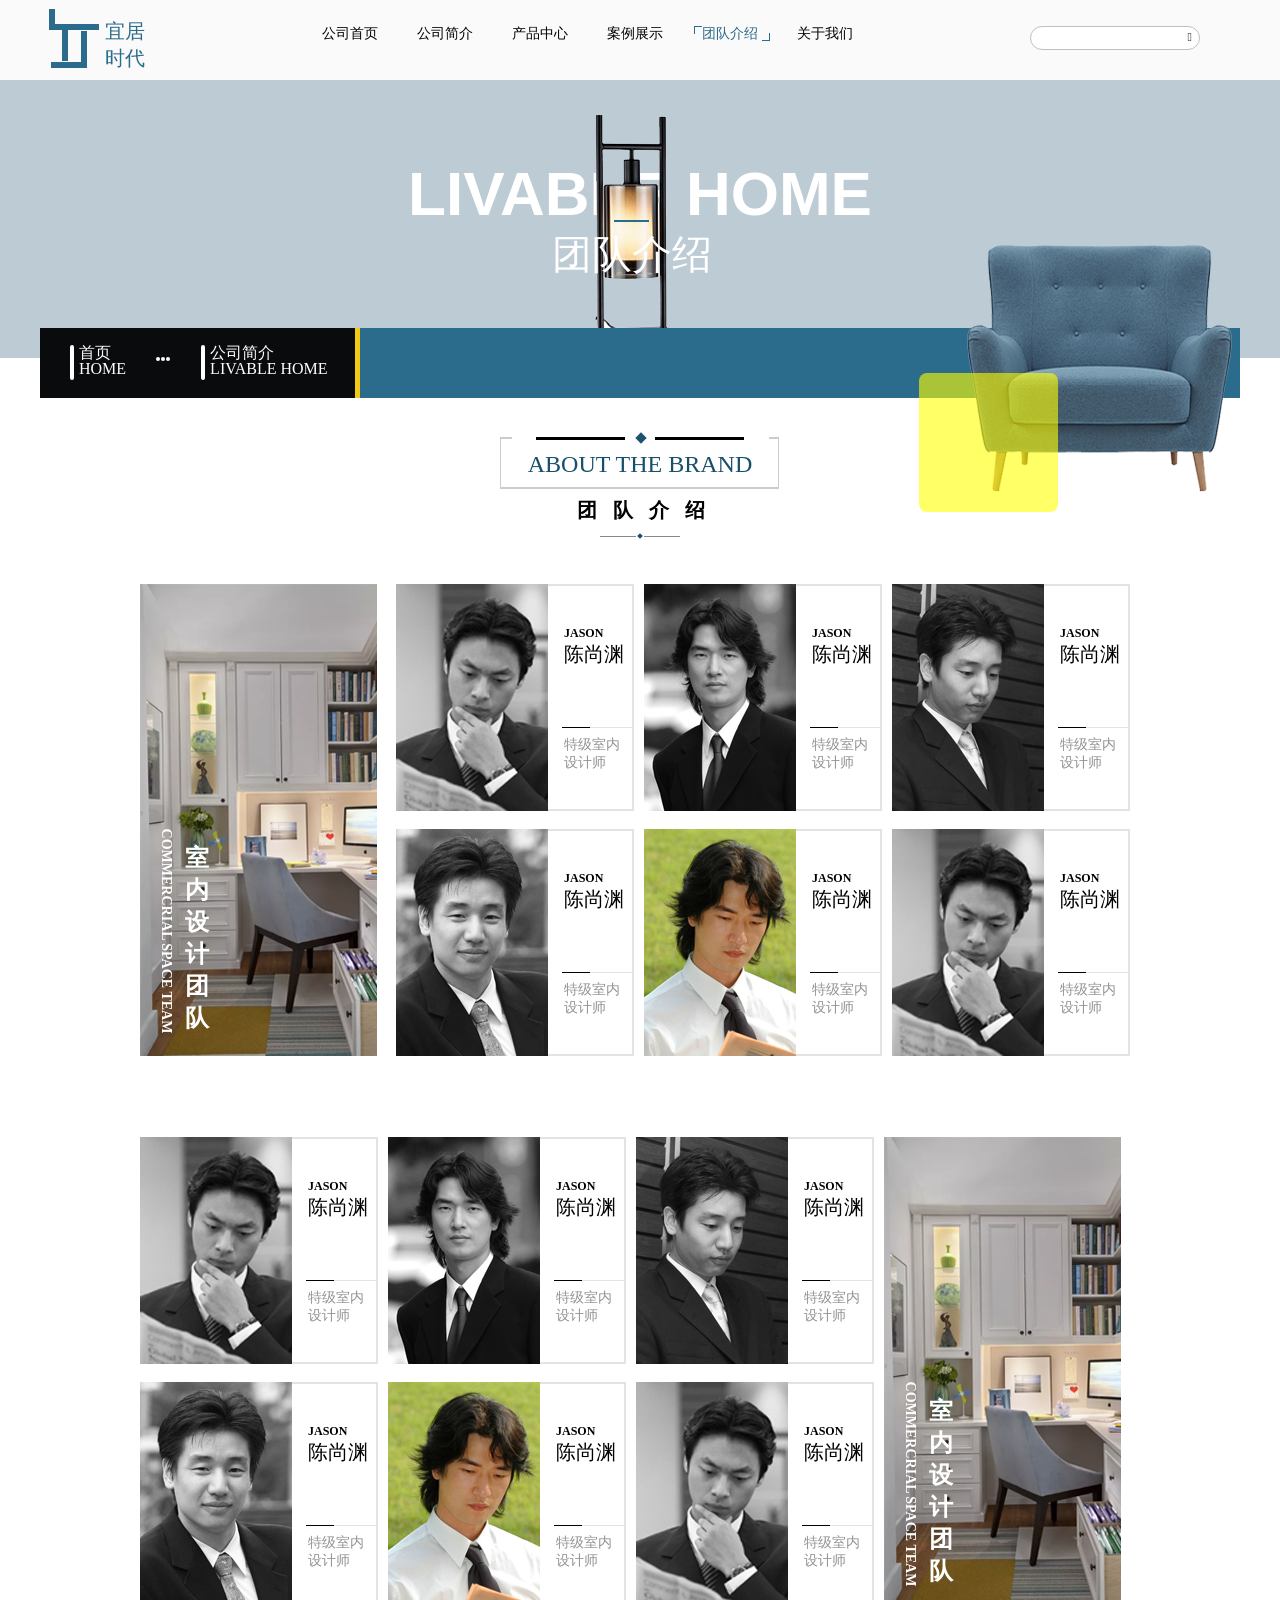
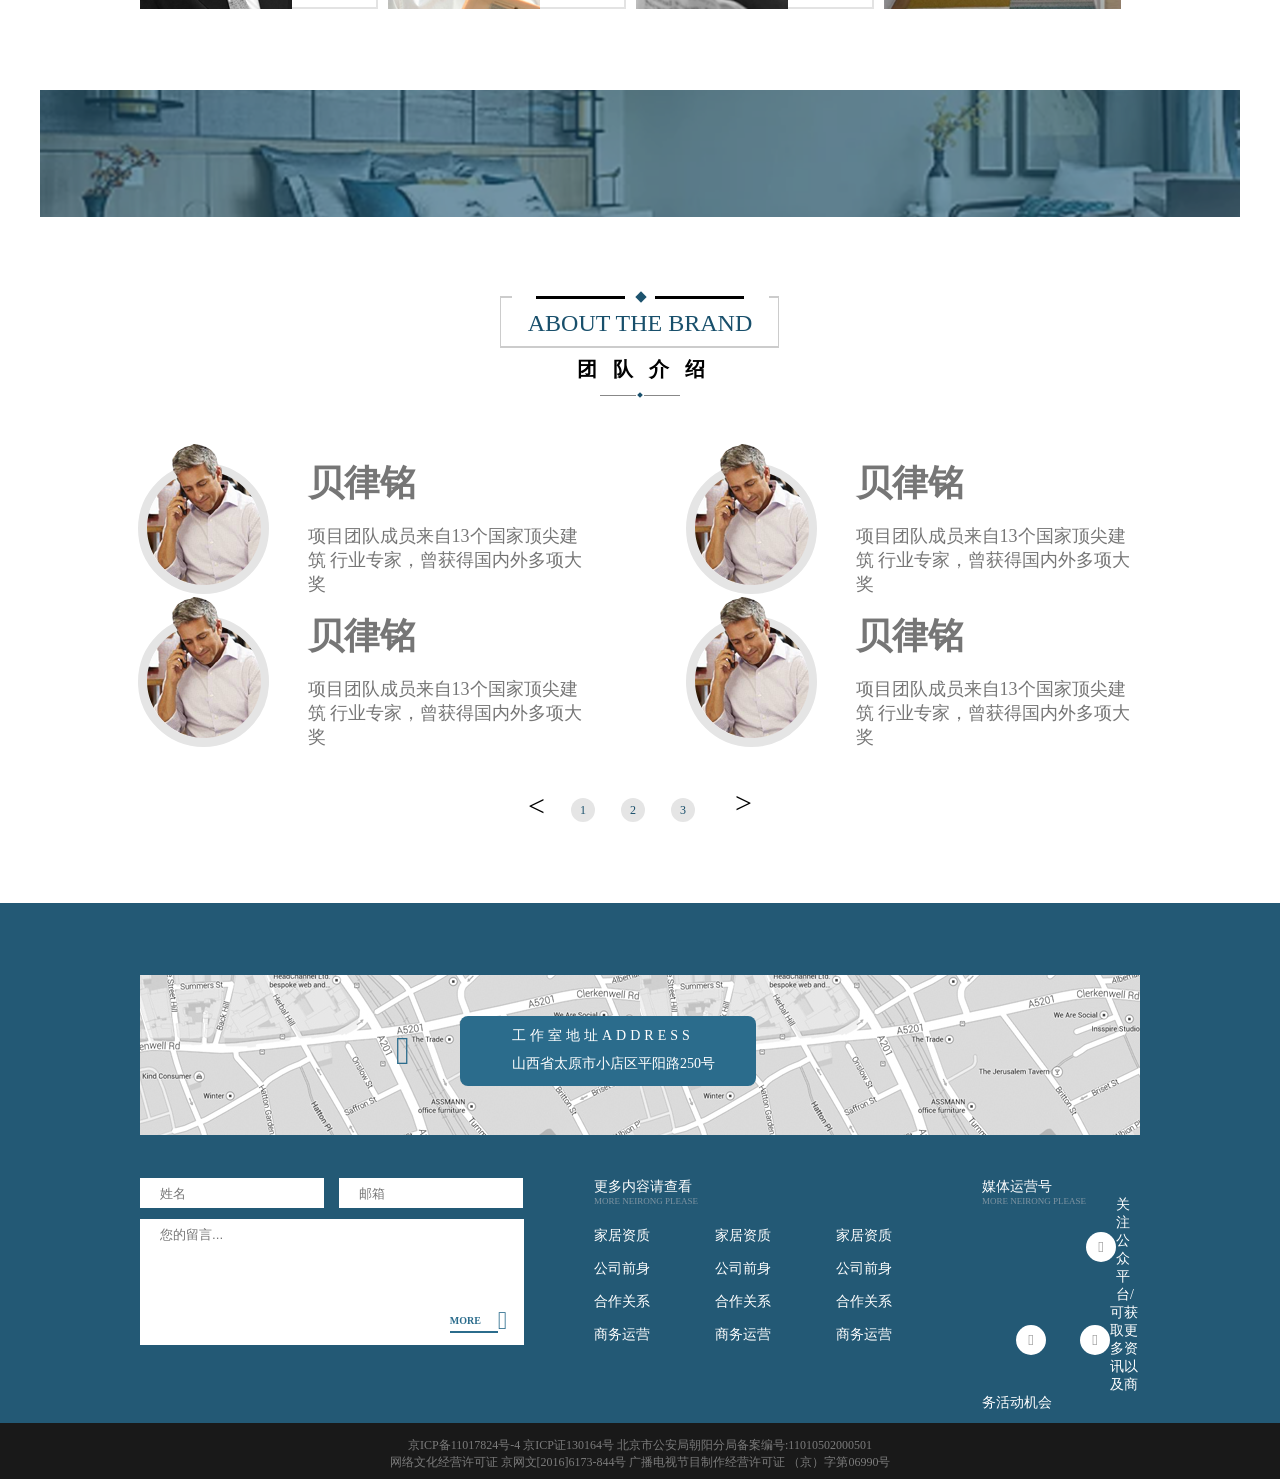
<file: tuandui.html>
<!DOCTYPE html>
<html lang="en">
<head>
	<meta charset="UTF-8">
	<title>团队介绍</title>
	<link rel="stylesheet" href="css/public.css">
	<link rel="stylesheet" href="css/jianjie.css">
	<link rel="stylesheet" href="css/chanpin.css">
	<link rel="stylesheet" href="css/tuandui.css">
	<link rel="icon"  href="img/logo.png"  type="image/png" sizes="16x16"> 
</head>
<body>
	<!-- 顶部开始 -->
	<div class="head">
		<div class="head1">
			<div class="logo">
				<div class="line">
					<div class="line1"></div>
					<div class="line2"></div>
					<div class="line33">
						<div class="line3"></div>
						<div class="line3 line4"></div>
					</div>
					<div class="line5"></div>
				</div>
				<div class="logo_wenzi">
					宜居时代
				</div>
			</div>
			<div class="head1_wenzi">
				<a href="index.html">公司首页</a>
				<a href="jianjie.html">公司简介</a>
				<a href="chanpin.html">产品中心</a>
				<a href="anli.html">案例展示</a>
				<a href="tuandui.html" id="head1_wenzi1">
					<div class="head1_wenzi_line"></div>
					团队介绍
					<div class="line_right"></div>
				</a>
				<a href="guanyu.html">关于我们</a>
			</div>
			<div>
				<input type="text" class="search">
				<span>&#xe607;</span>
			</div>
		</div>
	</div>
	<!-- 顶部结束 -->
	<!-- banner开始 -->
	<div class="banner">
		<div class="banner_center">
			<p>LIVABLE HOME</p>
			<div class="dengzi">
				<img src="img/youdeng.png" alt="">
			</div>
			<div class="dengzi_line"></div>
			<span>团队介绍</span>
		</div>
		<div class="shafa">
			<div class="shafa_left">
				<div class="shafa_left_center">
					<div class="tiaotiao"></div>
					<a href="index.html">首页
						<br><i>HOME</i>
					</a>
					<div class="sanyuan">
						<div class="sanyuan1"></div>
						<div class="sanyuan1"></div>
						<div class="sanyuan1"></div>
					</div>
					<div class="tiaotiao tiaotiao2"></div>
					<a href="index.html">公司简介
						<br><i>LIVABLE HOME</i>
					</a>
				</div>
			</div>
			<img src="img/shafa.png" alt="">
			<div class="sekuai"></div>
		</div>
	</div>
	<!-- banner结束 -->

	<!-- 品牌介绍开始 -->
	<div class="pinpai">
		<div class="pinpai2"></div>
		<div class="pinpai3"></div>
		<div class="pinpai_line"></div>
		<div class="pinpai_ling"></div>
		<div class="pinpai_line2"></div>
		<p>ABOUT THE BRAND</p>
		<span>团队介绍</span>
		<div class="xiaoxian">
			<div class="pinpai_line3"></div>
			<div class="pinpai_ling2"></div>
			<div class="pinpai_line3"></div>
		</div>
	</div>
	<!-- 品牌介绍结束 -->

	<!-- 团队介绍开始 -->
	<div class="tuandui">
		<div class="tuandui_left">
			<p>COMMERCRIAL SPACE TEAM</p>
			<span>室<br>内<br>设<br>计<br>团<br>队</span>
		</div>
		<ul>
			<li>
				<img src="img/t2.png" alt="">
				<div class="tuandui_right">
					<div class="tr_wenzi1">
						<h1>JASON</h1>
						<h2>陈尚渊</h2>
					</div>
					<div class="l_line"></div>
					<div class="s_line"></div>
					<div class="tr_wenzi2">特级室内 设计师</div>
				</div>
			</li>
			<li>
				<img src="img/t3.png" alt="">
				<div class="tuandui_right">
					<div class="tr_wenzi1">
						<h1>JASON</h1>
						<h2>陈尚渊</h2>
					</div>
					<div class="l_line"></div>
					<div class="s_line"></div>
					<div class="tr_wenzi2">特级室内 设计师</div>
				</div>
			</li>
			<li>
				<img src="img/t4.png" alt="">
				<div class="tuandui_right">
					<div class="tr_wenzi1">
						<h1>JASON</h1>
						<h2>陈尚渊</h2>
					</div>
					<div class="l_line"></div>
					<div class="s_line"></div>
					<div class="tr_wenzi2">特级室内 设计师</div>
				</div>
			</li>
		</ul>
		<ul class="top_jianju">
			<li>
				<img src="img/t5.png" alt="">
				<div class="tuandui_right">
					<div class="tr_wenzi1">
						<h1>JASON</h1>
						<h2>陈尚渊</h2>
					</div>
					<div class="l_line"></div>
					<div class="s_line"></div>
					<div class="tr_wenzi2">特级室内 设计师</div>
				</div>
			</li>
			<li>
				<img src="img/t6.png" alt="">
				<div class="tuandui_right">
					<div class="tr_wenzi1">
						<h1>JASON</h1>
						<h2>陈尚渊</h2>
					</div>
					<div class="l_line"></div>
					<div class="s_line"></div>
					<div class="tr_wenzi2">特级室内 设计师</div>
				</div>
			</li>
			<li>
				<img src="img/t7.png" alt="">
				<div class="tuandui_right">
					<div class="tr_wenzi1">
						<h1>JASON</h1>
						<h2>陈尚渊</h2>
					</div>
					<div class="l_line"></div>
					<div class="s_line"></div>
					<div class="tr_wenzi2">特级室内 设计师</div>
				</div>
			</li>
		</ul>
	</div>

	<div class="tuandui tuandui2">
		<ul>
			<li>
				<img src="img/t2.png" alt="">
				<div class="tuandui_right">
					<div class="tr_wenzi1">
						<h1>JASON</h1>
						<h2>陈尚渊</h2>
					</div>
					<div class="l_line"></div>
					<div class="s_line"></div>
					<div class="tr_wenzi2">特级室内 设计师</div>
				</div>
			</li>
			<li>
				<img src="img/t3.png" alt="">
				<div class="tuandui_right">
					<div class="tr_wenzi1">
						<h1>JASON</h1>
						<h2>陈尚渊</h2>
					</div>
					<div class="l_line"></div>
					<div class="s_line"></div>
					<div class="tr_wenzi2">特级室内 设计师</div>
				</div>
			</li>
			<li>
				<img src="img/t4.png" alt="">
				<div class="tuandui_right">
					<div class="tr_wenzi1">
						<h1>JASON</h1>
						<h2>陈尚渊</h2>
					</div>
					<div class="l_line"></div>
					<div class="s_line"></div>
					<div class="tr_wenzi2">特级室内 设计师</div>
				</div>
			</li>
		</ul>
		<ul class="top_jianju">
			<li>
				<img src="img/t5.png" alt="">
				<div class="tuandui_right">
					<div class="tr_wenzi1">
						<h1>JASON</h1>
						<h2>陈尚渊</h2>
					</div>
					<div class="l_line"></div>
					<div class="s_line"></div>
					<div class="tr_wenzi2">特级室内 设计师</div>
				</div>
			</li>
			<li>
				<img src="img/t6.png" alt="">
				<div class="tuandui_right">
					<div class="tr_wenzi1">
						<h1>JASON</h1>
						<h2>陈尚渊</h2>
					</div>
					<div class="l_line"></div>
					<div class="s_line"></div>
					<div class="tr_wenzi2">特级室内 设计师</div>
				</div>
			</li>
			<li>
				<img src="img/t7.png" alt="">
				<div class="tuandui_right">
					<div class="tr_wenzi1">
						<h1>JASON</h1>
						<h2>陈尚渊</h2>
					</div>
					<div class="l_line"></div>
					<div class="s_line"></div>
					<div class="tr_wenzi2">特级室内 设计师</div>
				</div>
			</li>
		</ul>
		<div class="tuandui_left tuandui_left2">
			<p>COMMERCRIAL SPACE TEAM</p>
			<span>室<br>内<br>设<br>计<br>团<br>队</span>
		</div>
	</div>
	<!-- 团队介绍结束 -->
	
	<!-- 中间图片开始 -->
	<div class="zj">
		<div class="zj_img"></div>
	</div>
	<!-- 中间图片结束 -->

	<!-- 品牌介绍开始 -->
	<div class="pinpai">
		<div class="pinpai2"></div>
		<div class="pinpai3"></div>
		<div class="pinpai_line"></div>
		<div class="pinpai_ling"></div>
		<div class="pinpai_line2"></div>
		<p>ABOUT THE BRAND</p>
		<span>团队介绍</span>
		<div class="xiaoxian">
			<div class="pinpai_line3"></div>
			<div class="pinpai_ling2"></div>
			<div class="pinpai_line3"></div>
		</div>
	</div>
	<!-- 品牌介绍结束 -->

	<!-- 人物详情开始 -->
	<div class="rw_xiang">
		<ul>
			<li>
				<div class="rw_xiang_tx">
					<img src="img/tx.png" alt="">
				</div>
				<h1>贝律铭</h1>
				<p>项目团队成员来自13个国家顶尖建筑 行业专家，曾获得国内外多项大奖</p>
			</li>
			<li id="rw_xiang2">
				<div class="rw_xiang_tx">
					<img src="img/tx.png" alt="">
				</div>
				<h1>贝律铭</h1>
				<p>项目团队成员来自13个国家顶尖建筑 行业专家，曾获得国内外多项大奖</p>
			</li>
			<li>
				<div class="rw_xiang_tx">
					<img src="img/tx.png" alt="">
				</div>
				<h1>贝律铭</h1>
				<p>项目团队成员来自13个国家顶尖建筑 行业专家，曾获得国内外多项大奖</p>
			</li>
			<li id="rw_xiang2">
				<div class="rw_xiang_tx">
					<img src="img/tx.png" alt="">
				</div>
				<h1>贝律铭</h1>
				<p>项目团队成员来自13个国家顶尖建筑 行业专家，曾获得国内外多项大奖</p>
			</li>
		</ul>
	</div>
	<!-- 人物详情结束 -->

	<div class="clear"></div>
	<!-- 序列开始 -->
	<div class="xulie">
		<p class="xulie_left">&lt;</p>
		<div class="xulie_yuan">
			1
		</div>
		<div class="xulie_yuan">
			2
		</div>
		<div class="xulie_yuan">
			3
		</div>
		<p class="xulie_right">&gt;</p>
	</div>
	<!-- 序列结束 -->

	<!-- 地图部分开始 -->
	<div class="ditu">
		<div class="ditu_center">
			<div class="ditu_img">
				<div class="ditu_img2">
					<p class="ditu_img3">&#xe676;</p>
					<div class="ditu_img_wwenzi">
						<p>工作室地址ADDRESS</p>
						<span>山西省太原市小店区平阳路250号</span>
					</div>
				</div>
			</div>
			<div class="dibu">
				<div class="luiyan">
					<input type="text" placeholder="姓名" class="luiyan1">
					<input type="text" placeholder="邮箱">
					<input type="text" placeholder="您的留言..." class="luiyan2">
					<div class="gd gd2">
						<span>&#xe640;</span>
						<p class="gd_more">MORE</p>
					</div>			
				</div>
				<div class="more_content">
					<p>更多内容请查看</p>
					<span>MORE NEIRONG PLEASE</span>
					<ul>
						<li>
							<p>家居资质</p>
							<p>公司前身</p>
							<p>合作关系</p>
							<p>商务运营</p>
						</li>
						<li class="more_content_li">
							<p>家居资质</p>
							<p>公司前身</p>
							<p>合作关系</p>
							<p>商务运营</p>
						</li>
						<li>
							<p>家居资质</p>
							<p>公司前身</p>
							<p>合作关系</p>
							<p>商务运营</p>
						</li>
					</ul>
				</div>
				<div class="meiti">
					<p>媒体运营号</p>
					<span>MORE NEIRONG PLEASE</span>
					<div class="icon_tu">
						<div class="icon_tu_yuan">
							<i>&#xe655;</i>
						</div>
						<div class="icon_tu_yuan icon_tu_yuan2">
							<i>&#xe62f;</i>
						</div>
						<div class="icon_tu_yuan">
							<i>&#xe623;</i>
						</div>
					</div>
					<p>关注公众平台/可获取更多资讯以及商务活动机会</p>
				</div>
			</div>
		</div>
	</div>
	<!-- 地图部分结束 -->
	<div class="clear"></div>
	<!-- 底部内容开始 -->
	<div class="footer">
		<p>京ICP备11017824号-4 京ICP证130164号 北京市公安局朝阳分局备案编号:11010502000501</p>
		<span>网络文化经营许可证 京网文[2016]6173-844号 广播电视节目制作经营许可证 （京）字第06990号</span>
	</div>
	<!-- 底部内容结束 -->
</body>
</html>
</file>
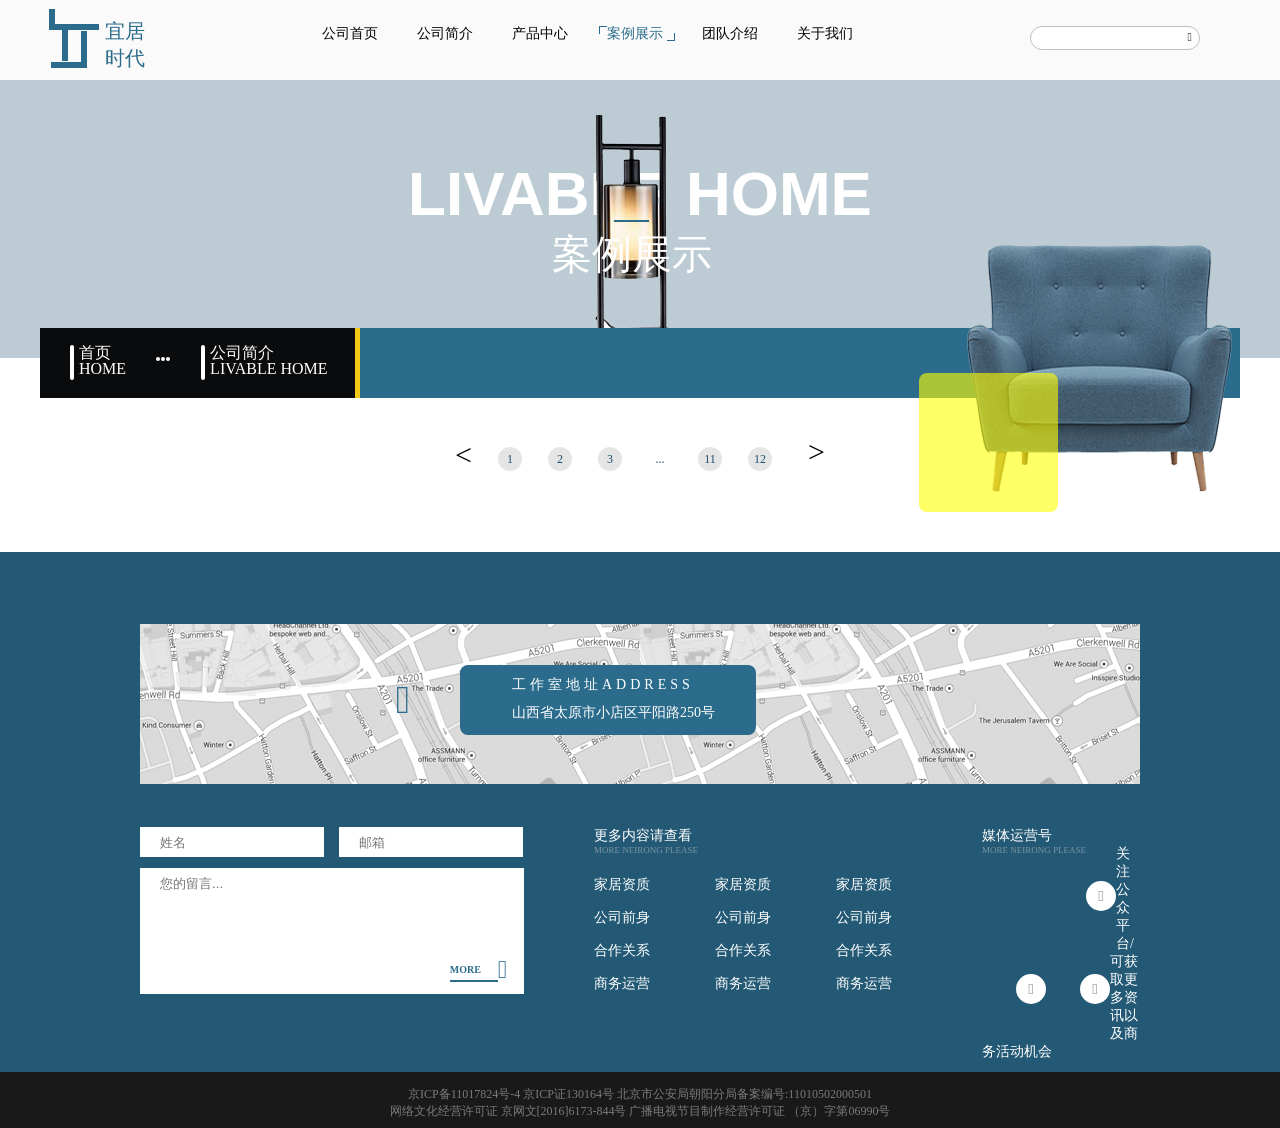
<file: wenzhang.html>
<!DOCTYPE html>
<html lang="en">
<head>
	<meta charset="UTF-8">
	<title>厨房展示</title>
	<link rel="stylesheet" href="css/public.css">
	<link rel="stylesheet" href="css/jianjie.css">
	<link rel="stylesheet" href="css/chanpin.css">
	<link rel="icon"  href="img/logo.png"  type="image/png" sizes="16x16"> 
</head>
<body>
	<!-- 顶部开始 -->
	<div class="head">
		<div class="head1">
			<div class="logo">
				<div class="line">
					<div class="line1"></div>
					<div class="line2"></div>
					<div class="line33">
						<div class="line3"></div>
						<div class="line3 line4"></div>
					</div>
					<div class="line5"></div>
				</div>
				<div class="logo_wenzi">
					宜居时代
				</div>
			</div>
			<div class="head1_wenzi">
				<a href="index.html">公司首页</a>
				<a href="jianjie.html">公司简介</a>
				<a href="chanpin.html">产品中心</a>
				<a href="anli.html" id="head1_wenzi1">
					<div class="head1_wenzi_line"></div>
					案例展示
					<div class="line_right"></div>
				</a>
				<a href="tuandui.html">团队介绍</a>
				<a href="guanyu.html">关于我们</a>
			</div>
			<div>
				<input type="text" class="search">
				<span>&#xe607;</span>
			</div>
		</div>
	</div>
	<!-- 顶部结束 -->
	<!-- banner开始 -->
	<div class="banner">
		<div class="banner_center">
			<p>LIVABLE HOME</p>
			<div class="dengzi">
				<img src="img/youdeng.png" alt="">
			</div>
			<div class="dengzi_line"></div>
			<span>案例展示</span>
		</div>
		<div class="shafa">
			<div class="shafa_left">
				<div class="shafa_left_center">
					<div class="tiaotiao"></div>
					<a href="index.html">首页
						<br><i>HOME</i>
					</a>
					<div class="sanyuan">
						<div class="sanyuan1"></div>
						<div class="sanyuan1"></div>
						<div class="sanyuan1"></div>
					</div>
					<div class="tiaotiao tiaotiao2"></div>
					<a href="index.html">公司简介
						<br><i>LIVABLE HOME</i>
					</a>
				</div>
			</div>
			<img src="img/shafa.png" alt="">
			<div class="sekuai"></div>
		</div>
	</div>
	<!-- banner结束 -->
	<div class="clear"></div>
	
	<div class="xulie">
		<p class="xulie_left">&lt;</p>
		<div class="xulie_yuan">
			1
		</div>
		<div class="xulie_yuan">
			2
		</div>
		<div class="xulie_yuan">
			3
		</div>
		<div class="xulie_yuan xulie_yuan1">
			...
		</div>
		<div class="xulie_yuan">
			11
		</div>
		<div class="xulie_yuan">
			12
		</div>
		<p class="xulie_right">&gt;</p>
	</div>


	<!-- 地图部分开始 -->
	<div class="ditu">
		<div class="ditu_center">
			<div class="ditu_img">
				<div class="ditu_img2">
					<p class="ditu_img3">&#xe676;</p>
					<div class="ditu_img_wwenzi">
						<p>工作室地址ADDRESS</p>
						<span>山西省太原市小店区平阳路250号</span>
					</div>
				</div>
			</div>
			<div class="dibu">
				<div class="luiyan">
					<input type="text" placeholder="姓名" class="luiyan1">
					<input type="text" placeholder="邮箱">
					<input type="text" placeholder="您的留言..." class="luiyan2">
					<div class="gd gd2">
						<span>&#xe640;</span>
						<p class="gd_more">MORE</p>
					</div>			
				</div>
				<div class="more_content">
					<p>更多内容请查看</p>
					<span>MORE NEIRONG PLEASE</span>
					<ul>
						<li>
							<p>家居资质</p>
							<p>公司前身</p>
							<p>合作关系</p>
							<p>商务运营</p>
						</li>
						<li class="more_content_li">
							<p>家居资质</p>
							<p>公司前身</p>
							<p>合作关系</p>
							<p>商务运营</p>
						</li>
						<li>
							<p>家居资质</p>
							<p>公司前身</p>
							<p>合作关系</p>
							<p>商务运营</p>
						</li>
					</ul>
				</div>
				<div class="meiti">
					<p>媒体运营号</p>
					<span>MORE NEIRONG PLEASE</span>
					<div class="icon_tu">
						<div class="icon_tu_yuan">
							<i>&#xe655;</i>
						</div>
						<div class="icon_tu_yuan icon_tu_yuan2">
							<i>&#xe62f;</i>
						</div>
						<div class="icon_tu_yuan">
							<i>&#xe623;</i>
						</div>
					</div>
					<p>关注公众平台/可获取更多资讯以及商务活动机会</p>
				</div>
			</div>
		</div>
	</div>
	<!-- 地图部分结束 -->
	<div class="clear"></div>
	<!-- 底部内容开始 -->
	<div class="footer">
		<p>京ICP备11017824号-4 京ICP证130164号 北京市公安局朝阳分局备案编号:11010502000501</p>
		<span>网络文化经营许可证 京网文[2016]6173-844号 广播电视节目制作经营许可证 （京）字第06990号</span>
	</div>
	<!-- 底部内容结束 -->
</body>
</html>
</file>
<file: css/index.css>
@font-face {
  font-family: 'iconfont';  /* project id 571231 */
  src: url('https://at.alicdn.com/t/font_571231_mhrxshozaaif6r.eot');
  src: url('https://at.alicdn.com/t/font_571231_mhrxshozaaif6r.eot?#iefix') format('embedded-opentype'),
  url('https://at.alicdn.com/t/font_571231_mhrxshozaaif6r.woff') format('woff'),
  url('https://at.alicdn.com/t/font_571231_mhrxshozaaif6r.ttf') format('truetype'),
  url('https://at.alicdn.com/t/font_571231_mhrxshozaaif6r.svg#iconfont') format('svg');
}
.chanpin_content
{
	width: 1200px;
	height: 814px;
	/* background-color: red; */
	padding-top: 40px;
}
.chanpin_content_box1
{
	width: 370px;
	height: 370px;
	/* background-color: green; */
	float: left;
	margin-right: 40px;
	border: 1px solid #cdcdcd;
	position: relative;
	box-shadow: 0 0 11px 4px #e7f0f4;
}
.chanpin_content_box2
{
	width: 370px;
	height: 370px;
	/* background-color: green; */
	float: left;
	border: 1px solid #cdcdcd;
	position: relative;
	box-shadow: 0 0 11px 4px #e7f0f4;
}
.chanpin_content_box_top
{
	margin-top: 40px;
}
.chanpin_content_box1 img
{
	width: 370px;
	height: 360px;
}
.chanpin_content_box_cover
{
	width: 326px;
	height: 326px;
	background-color: rgba(54, 105, 130, 0.99);
	position: absolute;
	top: 22px;
	left: 22px;
	transition: all 0.5s linear;
	z-index: 99;
	cursor: pointer;
	opacity: 0;
}
.chanpin_content_box1:hover .chanpin_content_box_cover
{
	opacity: 1;
}
.chanpin_content_box2:hover .chanpin_content_box_cover
{
	opacity: 1;
}
.chanpin_content_box_cover .cover_icon1
{
	position: absolute;
	top: 152px;
	left: 53px;
	width: 38px;
	height: 13px;
	z-index: 2;
}
.chanpin_content_box_cover_zi1
{
	width: 145px;
	height: 25px;
	position: absolute;
	top: 150px;
	left: 95px;
	z-index: 2;
	background-color:rgba(54, 105, 130, 0.99);
}
.chanpin_content_box_cover_zi1 span
{
	font-size: 19px;
	padding: 0 8px;
	color: #fff;
	display: block;
	height: 19px;
	float: left;
}
.chanpin_content_box_cover .cover_icon2
{
	position: absolute;
	top: 152px;
	left: 236px;
	width: 38px;
	height: 13px;
	transform: rotate(180deg);
	z-index: 2;
}
.chanpin_content_box_cover_hezi1
{
	width: 80px;
	height: 226px;
	border-left: 1px solid #759eb3;
	border-right: 1px solid #759eb3;
	position: absolute;
	top: 50px;
	left: 126px;
	z-index: 3;
}
.chanpin_content_box_cover_hezi2
{
	width: 53px;
	height: 227px;
	position: absolute;
	top: 50px;
	left: 138px;
	border: 1px solid #fff;
	z-index: 1;
	font-size: 41px;
	color: #fff;
}
.chanpin_content_box_cover_hezi2_can
{
	margin-top: 25px;
	text-align: center;
}
.chanpin_content_box_cover_hezi2_zuo
{
	margin-top: 80px;
	text-align: center;
}
body{
	background: #fff;
}
.head{
	width: 100%;
	height: 80px;
	background: #fafafa;
}
.head1{
	width: 1200px;
	height: 80px;
	margin: 0 auto;
	/* background: pink; */
	overflow: hidden;
}
.logo{
	width: 103px;
	height: 59px;
	margin-top: 9px;
	margin-left: 9px;
	/* background: aliceblue; */
	float: left;
}
.line{
	width: 56px;
	height: 59px;
	float: left;
}
.line1{
	width: 6px;
	height: 15px;
	background: #2b6c8c;
}
.line2{
	width: 50px;
	height: 6px;
	background: #2b6c8c;
}
.line33{
	height: 32px;
}
.line3{
	float: left;
	width: 6px;
	height: 31px;
	background: #2b6c8c;
	margin-left: 13px;
}
.line4{
	margin-top: 1px;
	margin-left: 13px;
}
.line5{
	width: 36px;
	height: 6px;
	background: #2b6c8c;
	margin-left: 2px;
}
.logo_wenzi{
	font-size: 20px;
	color: #2b6c8c;
	margin-top: 8.5px;
}
.head1_wenzi{
	width: 586px;
	height: 28px;
	margin-left: 282px;
	margin-top: 24px;
	/* background: lightyellow; */
}
.head1_wenzi a{
	font-size: 14px;
	color: #000;
	margin-right: 35px;
}
#head1_wenzi1{
	position: relative;
	color: rgb(43, 108, 140);
}
.head1_wenzi_line{
	position: absolute;
	left: -8px;
	top: 0;
	width: 8px;
	height: 8px;
	border-width: 1px 0 0 1px;
	border-style:solid;
	border-color: rgb(43, 108, 140); 
	float: left; 
}
.line_right{
	position: absolute;
	right: -8px;
	bottom: 0;
	width: 8px;
	height: 8px;
	border-width:0 1px 1px 0;
	border-style:solid;
	border-color: rgb(43, 108, 140); 
}
.search{
	width: 170px;
	height: 24px;
	border: 1px solid #bfbfbf;
	border-radius: 20px;
	margin-right: 40px;
	margin-top: -26px;
	float: right;
}
.head1 span{
	font-family: 'iconfont';
	font-size: 12px;
	color: #000;
	margin-right: 48px;
	margin-top: -22px;
	float: right;
}
.banner{
	height: 540px;
}
.banner img{
	width: 100%;
	height: 540px;
}
.sy_content{
	width: 1200px;
	/* background: red; */
	margin: 0 auto;
}
.sy_content_top{
	width: 424px;
	height: 122px;
	margin: 40px auto;
	/* background: skyblue; */
}
.sy_content_top_left{
	width: 98px;
	height: 122px;
	font-size: 24px;
	padding-top: 42px;
	float: left;
}
.sy_content_top_left span{
	font-weight: bolder;
	color: #2c6b8a;
	float: right;
}
.sy_content_top_left p{
	color: #56829b;
	float: right;
}
.sy_content_top_center{
	width: 103px;
	height: 103px;
	border: 1px solid #387393;
	margin:20px 34px;
	float: left;
	font-size: 28px;
	color: #2c2c2c;
	font-weight: bold;
	/* 设置字间距 */
	letter-spacing: 6px;
	text-align: center;
	line-height: 51.5px;
	position: relative;
}
.sy_content_top_center span{
	font-family: 'iconfont';
	font-size: 34px;
	color: #2a6b8b;
	position: absolute;
	top: -20px;
	right: -20px;
	background: #fff;
}
.sy_content_top_right{
	width: 144px;
	height: 65px;
	float: right;
	margin-top: 39px;
	/* margin-right: 20px; */
	/* background: limegreen; */
}
.sy_content_top_right span{
	font-size: 14px;
	color: #ababab;
}
.sy_content_top_right p{
	font-size: 16px;
	color: #333333;
	font-weight: bold;
}
.sy_content_img img{
	width: 370px;
	height: 370px;
	border: 1px solid #cdcdcd;
}
.sy_content_img2{
	margin:0 40px;
}
.sy_content_img3{
	margin-top: 30px;
}
.sy_content_anli{
	width: 1200px;
	height: 358px;
	/* background:yellow; */
	position: relative;
}
.sy_content_anli img{
	width: 484px;
	height: 300px;
	margin-left: 86px;
}
.sy_content_jiantou{
	position: absolute;
	bottom: 40px;
	left: 450px;
	width: 80px;
	height: 40px;
	background: #2b6c8c;
	color: #fff;
	font-size: 20px;
	font-weight: bold;
	line-height: 40px;
	text-align: center;
}
.sy_content_jiantou p{
	width: 40px;
	background: #000;
	float: left;	
}
.sy_content_anli2{
	width: 481px;
	height: 312px;
	/* background: green; */
	float: right;
	margin-right: 86px;
}
.title{
	height: 75px;
	line-height: 75px;
	color: #000;
}
.title p{
	font-weight: bold;
	font-size: 36px;
	float: left;
}
.title span{
	font-size: 30px;
	margin-left: 28px;
}
.title2{
	width: 326px;
	color: #3e3e3e;
	font-size: 16px;
}
.gd{
	width: 481px;
	height: 25px;
	border-bottom: 1px solid #b2b2b2;
}
.gd_more{
	width: 48px;
	height: 25px;
	border-bottom: 2px solid #2b6c8c;
	font-weight: bold;
	font-size: 10px;
	line-height: 25px;
	color: #2b6c8c;
	float:right;
}
.gd span{
	font-family: 'iconfont'; 
	font-size:25px;
	color:#2b6c8c;
	line-height: 25px;
	text-align:center;
	float:right;
}
.gd_zhnegwen{
	width: 481px;
	font-size: 14px;
	margin-top: 20px;
}
.sy_content_tuandui{
	width: 100%;
	height:413px;
	background:#235975;
	float: left;
}
.tuandui_title{
	width: 518px;
	height: 107px;
	/* background:red; */
	margin-left: 165px;
	margin-top: 75px; 
	color: #fff;
}
.tuandui_title h1{
	font-size:28px; 
	float:left; 
}
.tuandui_title_more{
	width: 48px;
	height: 25px;
	color: #fff;
	font-weight:bold;
	font-size:10px;
	float: right;
	border-bottom: 2px solid #fff;
}
.tuandui_title span{
	font-family: 'iconfont';  
	font-size: 25px;
	float:right;
}
.sy_content_tuandui p{
	color: #fefffd;
	font-size:18px;
	margin-left: 165px;
	width: 518px;
}
.tuandui_renwu{
	width:1200px;
	/* height:500px;  */
	margin-left:125px;
	margin-top:70px;
	/* background:green; */
}
.tuandui_renwu ul li{
	float: left;
	width: 119px;
	margin-left:40px;
	border-top: 3px solid #AEC4D2;
}
.tuandui_renwu img{
	width: 119px;
	height: 179px;
}
.tuandui_renwu p{
	width: 119px;
	color: #cccccc;
	font-size:10px;
	margin-top:20px;
	margin-left:0;  
}

.tuandui_img{
	width:468px;
	height: 650px;
	float: right;
	margin-top: -648px;
	margin-right:122px; 
}
.tuandui_img img{
	width:468px;
	height: 650px;
}
.clear{
	clear: both;
}
.ditu{
	width: 100%;
	height: 520px;
	background:#235975;
	margin-top: 187px;
	float: left;
}
.ditu_center{
	width: 1000px;
	height: 370px;
	margin:72px auto;
	/* background:red; */
}
.ditu_img{
	width: 1000px;
	height: 160px;
	background:url('../img/ditu.jpg');
}
.ditu_img2{
	position: relative;
	width: 360px;
	height:70px; 
	margin:0 auto;
	padding-top: 41px;
}
.ditu_img_wwenzi{
	width: 296px;
	height: 70px;
	border-radius:8px;
	background:#2b6c8c;
	color: #fff;
	font-size: 14px; 
}
.ditu_img_wwenzi p{
	letter-spacing:4px; 
	margin-left: 52px;
	padding-top:11px;
}
.ditu_img_wwenzi span{
	margin-left: 52px;
	line-height: 37px;
}
.ditu_img3{
	font-family: 'iconfont';
	float: left;
	color:#2b6c8c;
	font-size:39px;
	line-height: 70px; 
	position: absolute;
	left:-64px;
}
.dibu{
	font-size:14px;
	margin-top:43px; 

}
.luiyan{
	margin-right:70px;
	color: #a3a3a3; 
	width:384px;
	height:167px;
	/* background:yellow;  */
	float:left;
	position: relative;
}
.luiyan input{
	width: 184px;
	height:30px;
	border:0;
	padding-left:20px; 
}
.luiyan1{
	margin-right:11px;
}
.luiyan .luiyan2{
	width:384px;
	height:126px; 
	margin-top:11px;
	padding-bottom: 96px;
}
.gd2{
	width:430px;
	border: 1px;
	position: absolute;
	right:17px;
	bottom:12px;
}
.more_content{
	margin-right:90px;
	color: #fff;
	float:left;
}
.more_content,.meiti{
	font-size:14px;
	color: #fff;
	float:left;
}
.more_content span,.meiti span{
	font-size: 9px;
	color: #7e94a2;
	float:left;
	/* margin-top:7px; */
}
.more_content ul{
	margin-top:23px; 
}
.more_content ul li{
	height:102px;
	line-height: 33px;
	float: left;
}
.more_content_li{
	margin:0 65px;
}
.more_content ul li p:hover{
	color: #aec4d2;
}
.icon_tu_yuan{
	width: 30px;
	height: 30px;
	border-radius:50%;
	background:#fff;
	margin-top: 36px;
	margin-bottom: 27px;
	text-align: center;
	float: left;
}
.icon_tu_yuan2{
	margin-left:34px;
	margin-right: 34px;
}
.icon_tu i{
	line-height: 30px;
	font-family:'iconfont';
	font-size:15px;
	color:#7f7f7f;
}
.meiti{
	width: 158px;
	color: #fff;
	float:left;
}
.footer{
	width: 100%;
	height: 56px;
	text-align: center;
	color: #7b7b7b;
	background: #191919;
	float: left;
	font-size:12px;
}
.footer p{
	margin-top: 14px;
}
.tuandui_renwu ul li:hover{
	border-top: 3px solid #f5c813;
	color: #000;
}
.tuandui_renwu ul li:hover p{
	color: #000;
}
</file>
<file: css/public.css>
*{
	margin: 0;/* body-8px;*/
	padding: 0;
	text-decoration-line:   none; 
	font-style: normal;
	list-style: none;
	-webkit-tap-highlight-color: rgb(0,0,0,0);
	outline: none;
	box-sizing: border-box;
}
</file>
<file: css/jianjie.css>
@font-face {
  font-family: 'iconfont';  /* project id 571231 */
  src: url('https://at.alicdn.com/t/font_571231_mhrxshozaaif6r.eot');
  src: url('https://at.alicdn.com/t/font_571231_mhrxshozaaif6r.eot?#iefix') format('embedded-opentype'),
  url('https://at.alicdn.com/t/font_571231_mhrxshozaaif6r.woff') format('woff'),
  url('https://at.alicdn.com/t/font_571231_mhrxshozaaif6r.ttf') format('truetype'),
  url('https://at.alicdn.com/t/font_571231_mhrxshozaaif6r.svg#iconfont') format('svg');
}
body{
	background: #fff;
}


/* 头部 */
.head{
	width: 100%;
	height: 80px;
	background: #fafafa;
}
.head1{
	width: 1200px;
	height: 80px;
	margin: 0 auto;
	/* background: pink; */
	overflow: hidden;
}
.logo{
	width: 103px;
	height: 59px;
	margin-top: 9px;
	margin-left: 9px;
	/* background: aliceblue; */
	float: left;
}
.line{
	width: 56px;
	height: 59px;
	float: left;
}
.line1{
	width: 6px;
	height: 15px;
	background: #2b6c8c;
}
.line2{
	width: 50px;
	height: 6px;
	background: #2b6c8c;
}
.line33{
	height: 32px;
}
.line3{
	float: left;
	width: 6px;
	height: 31px;
	background: #2b6c8c;
	margin-left: 13px;
}
.line4{
	margin-top: 1px;
	margin-left: 13px;
}
.line5{
	width: 36px;
	height: 6px;
	background: #2b6c8c;
	margin-left: 2px;
}
.logo_wenzi{
	font-size: 20px;
	color: #2b6c8c;
	margin-top: 8.5px;
}
.head1_wenzi{
	width: 586px;
	height: 28px;
	margin-left: 282px;
	margin-top: 24px;
	/* background: lightyellow; */
}
.head1_wenzi a{
	font-size: 14px;
	color: #000;
	margin-right: 35px;
}
#head1_wenzi1{
	position: relative;
	color: rgb(43, 108, 140);
}
.head1_wenzi_line{
	position: absolute;
	left: -8px;
	top: 0;
	width: 8px;
	height: 8px;
	border-width: 1px 0 0 1px;
	border-style:solid;
	border-color: rgb(43, 108, 140); 
	float: left; 
}
.line_right{
	position: absolute;
	right: -8px;
	bottom: 0;
	width: 8px;
	height: 8px;
	border-width:0 1px 1px 0;
	border-style:solid;
	border-color: rgb(43, 108, 140); 
}
.search{
	width: 170px;
	height: 24px;
	border: 1px solid #bfbfbf;
	border-radius: 20px;
	margin-right: 40px;
	margin-top: -26px;
	float: right;
}
.head1 span{
	font-family: 'iconfont';
	font-size: 12px;
	color: #000;
	margin-right: 48px;
	margin-top: -22px;
	float: right;
}



/* 底部 */
.ditu{
	width: 100%;
	height: 520px;
	background:#235975;
	margin-top: 80px;
	float: left;
}
.ditu_center{
	width: 1000px;
	height: 370px;
	margin:72px auto;
	/* background:red; */
}
.ditu_img{
	width: 1000px;
	height: 160px;
	background:url('../img/ditu.jpg');
}
.ditu_img2{
	position: relative;
	width: 360px;
	height:70px; 
	margin:0 auto;
	padding-top: 41px;
}
.ditu_img_wwenzi{
	width: 296px;
	height: 70px;
	border-radius:8px;
	background:#2b6c8c;
	color: #fff;
	font-size: 14px; 
}
.ditu_img_wwenzi p{
	letter-spacing:4px; 
	margin-left: 52px;
	padding-top:11px;
}
.ditu_img_wwenzi span{
	margin-left: 52px;
	line-height: 37px;
}
.ditu_img3{
	font-family: 'iconfont';
	float: left;
	color:#2b6c8c;
	font-size:39px;
	line-height: 70px; 
	position: absolute;
	left:-64px;
}
.dibu{
	font-size:14px;
	margin-top:43px; 

}
.luiyan{
	margin-right:70px;
	color: #a3a3a3; 
	width:384px;
	height:167px;
	/* background:yellow;  */
	float:left;
	position: relative;
}
.luiyan input{
	width: 184px;
	height:30px;
	border:0;
	padding-left:20px; 
}
.luiyan1{
	margin-right:11px;
}
.luiyan .luiyan2{
	width:384px;
	height:126px; 
	margin-top:11px;
	padding-bottom: 96px;
}
.gd{
	width: 481px;
	height: 25px;
	border-bottom: 1px solid #b2b2b2;
}
.gd_more{
	width: 48px;
	height: 25px;
	border-bottom: 2px solid #2b6c8c;
	font-weight: bold;
	font-size: 10px;
	line-height: 25px;
	color: #2b6c8c;
	float:right;
}
.gd span{
	font-family: 'iconfont'; 
	font-size:25px;
	color:#2b6c8c;
	line-height: 25px;
	text-align:center;
	float:right;
}
.gd2{
	width:430px;
	border: 1px;
	position: absolute;
	right:17px;
	bottom:12px;
}
.more_content{
	margin-right:90px;
	color: #fff;
	float:left;
}
.more_content,.meiti{
	font-size:14px;
	color: #fff;
	float:left;
}
.more_content span,.meiti span{
	font-size: 9px;
	color: #7e94a2;
	float:left;
	/* margin-top:7px; */
}
.more_content ul{
	margin-top:23px; 
}
.more_content ul li{
	height:102px;
	line-height: 33px;
	float: left;
}
.more_content_li{
	margin:0 65px;
}
.more_content ul li p:hover{
	color: #aec4d2;
}
.icon_tu_yuan{
	width: 30px;
	height: 30px;
	border-radius:50%;
	background:#fff;
	margin-top: 36px;
	margin-bottom: 27px;
	text-align: center;
	float: left;
}
.icon_tu_yuan2{
	margin-left:34px;
	margin-right: 34px;
}
.icon_tu i{
	line-height: 30px;
	font-family:'iconfont';
	font-size:15px;
	color:#7f7f7f;
}
.meiti{
	width: 158px;
	color: #fff;
	float:left;
}
.footer{
	width: 100%;
	height: 56px;
	text-align: center;
	color: #7b7b7b;
	background: #191919;
	float: left;
	font-size:12px;
}
.footer p{
	margin-top: 14px;
}

/* banner部分 */
.banner{
	width: 100%;
    height: 278px;
    background-color: #BDCCD4;
}
.banner_center{
    position: relative;
    width: 1200px;
    height: 248px;
    margin: 0 auto;
    padding-top: 78px;
    overflow: hidden;
    /* background:red; */
}
.banner_center p{
	font-family: Arial;
	font-size:62px;
	color: #fff;
	text-align: center;
	font-weight:bold;
}
.clear{
	clear: both;
}
.dengzi{
	width: 300px;
    height: 300px;
    margin-top: -145px;
    margin-left: 442px;
}
.dengzi img{
	display: block;
    margin: 30px auto;
}
.dengzi_line{
	width: 35px;
    height: 2px;
    background-color: #2B6C8C;
    position: absolute;
    top: 140px;
    left: 574px;
}
.banner_center span{
	position:absolute;
	left: 512px;
	top: 155px;
	font-size: 40px;
    color: #fff;
    line-height: 40px;
}
.shafa{
	position: relative;
	width: 1200px;
	height: 70px;
	margin: 0 auto;
	background:#2B6C8C;
}
.shafa_left{
	width: 320px;
	height: 70px;
	float: left;
	border-right:5px solid #f5c813;
	background: #0a0b0d; 
}
.shafa_left_center{
	width: 290px;
	height: 35px;
	margin:17px 30px ;
	/* background:red; */
}
.tiaotiao{
	width: 4px;
	height: 35px;
	background: #fff;
	border-radius:2px;
	float:left;
}
.shafa_left_center a{
	color: #fff;
	font-size:16px; 
	line-height: 16px;
	margin-left: 5px;
	float: left;
	margin-right: 30px;
}
.shafa_left_center a i{
	line-height: 16px;
}
.sanyuan{
	height:35px;
	padding-top: 12px;
	float:left;
}
.sanyuan1{
	width:4px;
	height: 4px;
	border-radius:50%;
	background:#fff;
	float:left;
	margin-right: 1px;
}
.tiaotiao2{
	margin-left:30px ;
	float: left;
}
.shafa img{
	position: absolute;
    top: -84px;
    right: 8px;
}
.sekuai{
	width: 139px;
    height: 139px;
    border-radius: 8px;
    position: absolute;
    top: 45px;
    right: 182px;
    background: rgba(255, 255,1, 0.6);
}



/* 品牌介绍标题 */
.pinpai{
	width: 280px;
    height: 98px;
    margin: 0 auto;
    margin-top: 74px;
    margin-bottom: 54px;
    position: relative;
    /* background:green; */
}
.pinpai2{
	width: 279px;
    height: 52px;
    border-bottom: 2px solid #CCCCCC;
    border-top: 2px solid #CCCCCC;
    border-left: 1px solid #ccc;
    border-right: 1px solid #ccc;
    position: absolute;
    top: 5px;
}
.pinpai3{
	width: 257px;
    height: 1px;
    border-top: 2px solid #fff;
    position: absolute;
    top: 5px;
    left: 12px;
}
.pinpai_line{
	width: 89px;
	height:3px; 
	background:#000000; 
	position: absolute;
    top: 5px;
    left: 36px;
}
.pinpai_ling{
	width: 8px;
    height: 8px;
    background-color: #1D536E;
    position: absolute;
    top: 2px;
    left: 137px;
    transform: rotate(45deg);
}
.pinpai_line2{
	width: 89px;
	height:3px; 
	background:#000000;
	position: absolute;
	top: 5px;
	right: 36px;
}
.pinpai p{
	font-size: 24px;
	color: #184F6B;
    text-align: center;
    line-height: 65px;
    font-family: Zefani Stencil;
}
.pinpai span{
	color: #000;
	font-weight: bold;
	font-size: 20px;
	letter-spacing:16px;
	margin-left: 77px; 
}
.pinpai_line3{
	width: 36px;
	height:1px;
	background:#888888; 
	float: left;
}
.pinpai_ling2{
	width: 4px;
	height: 4px;
	background:#184f6b;
	transform:rotate(45deg) ;
	float: left; 
	margin:-2px 2px 0;

}
.xiaoxian{
	margin: 12px 100px 0;
}
.content{
	width:985px;
	/* height: 500px; */
	margin: 0 auto;
	/* background:pink;  */
}
.content_title{
	height: 100px;
	border-bottom:1px dashed #5b5b5b;
	/* background: aliceblue; */
}
.logo2{
	margin-left:0;
	margin-top:0;
	float: left;
}
.content_title2{
	height: 67px;
	margin-left: 41px;
	float: left;
}
.content_title2 p{
	font-size: 22px;
	color: #000;
	font-weight: bold;
	line-height: 40px;
}
.content_title2 span{
	font-size: 20px;
	color:#5b5b5b ;
}
.content2{
	width: 985px;
	margin: 31px auto 0;
}
.zfx{
	width: 9px;
	height: 9px;
	background:#000;
	float: left;
	margin-top: 5px;
	margin-right: 12px;
}
.content2 h1{
	float: left;
	font-size: 16px;
}
.content2 h2{
	font-size: 16px;
	color: #c3c3c3;
}
.content2 p{
	font-size: 14px;
	color: #7a7a7a;
	margin-top: 26px;
	margin-bottom: 26px;
	margin-left: 22px;
}
/* .tu{
	position: relative;
} */
.tu1{
	width: 973px;
	height: 283px;
	float: left;
}
.tu2{
	width: 1018px;
	height: 269px;
	/* position:absolute;
	right: 0;
	top: 111px; */
	float: right;
	margin-top:-177px;
}
</file>
<file: css/chanpin.css>
.show{
	width: 1200px;
	margin: 0 auto;
	/* background: pink; */
}
.show ul li{
	position: relative;
	width: 262px;
	height: 381px;
	border:2px solid #d7d7d7;
	float: left;
	margin-right:42px;
	margin-bottom:31px;
}
.show ul li img{
	width: 269px;
	height: 355px;
	margin-left: 10px;
	margin-top: 10px;
	float: left;
}
.show_line{
	position: absolute;
	height:356px;
	width:2px;
	background:#f5c813;
	right:-2px;
	top:10px;
}
.zhe{
	position:absolute;
	width: 269px;
	height: 355px;
	margin-left: 10px;
	margin-top: 10px;
	background:#184559;
	z-index: 1; 
	padding-left:24px;
	padding-top:40px;
	opacity:0;
}
.zhe h1{
	font-size:22px;
	color: #fff;
}
.zhe h2{
	font-family: Arial;
	font-size:24px;
	color: #fff;
	font-weight:bold;
}
.zhe h3{
	width: 23px;
	height:23px;
	border-radius:50%;
	background:#f5c813;
	color: #000; 
	text-align:center;
	line-height:21px; 
	margin-top:25px;
}
.zhe:hover{
	opacity:0.8;
}
#shou_clear{
	margin-right:0;
}
.xulie{
	width:370px;
	/* height: 100px; */
	/* background:yellow;  */
	margin:49px auto 0;
}
.xulie_left{
	font-size:30px;
	color: #000;
	float: left;
	margin-top:-9px;
}
.xulie_right{
	font-size:30px;
	color: #000;
	float: right;
	margin-top:-12px;
}
.xulie_yuan{
	width: 24px;
	height: 24px;
	border-radius:50%;
	background:#e5e5e5;
	color:#194f6b ; 
	font-size:12px;
	text-align:center;
	line-height: 24px;
	margin-left:26px;
	float: left;
}
.xulie_yuan1{
	background:#fff;
}
.xulie_yuan:hover{
	color:#fff;
	background:#194f6b;
	cursor:pointer; 

}
</file>
<file: css/anli.css>
.content{
	width: 1200px;
	margin: 0 auto;
}
.content_anli1{
	width: 100%;
	height: 887px;
	position: relative;
}
.content_anli1_litem{
	width: 471px;
	height: 445px;
	margin-left: 98px;
	border: 2px solid #e4e4e4;
	float: left;
	position: relative;
}
.content_anli1_litem_img{
	width: 471px;
	height: 342px;
	position: relative;
	float: left;
}
.content_anli1_litem_img img{
	width: 471px;
	height: 342px;
}
.content_anli1_img2{
	width: 80px;
	height: 80px;
	background-color: #fefefe;
	position: absolute;
	left: 28px;
	bottom: 60px;
	border-radius: 50%;
	float: left;
}
.content_anli1_img2 img{
	margin-top: 7px;
	margin-left: 7px;
	width: 68px;
	height: 68px;
}
.content_anli1_wenzi{
	width: 351px;
	height: 103px;
	float: right;
	position: relative;
}
.content_anli1_wenzi span{
	font-size: 14px;
	color: #e5e5e7;
	margin-right: 15px;
}
.content_anli1_wenzi_line{
	width: 330px;
	height: 1px;
	background-color: #dcdcdc;
	float: left;
	margin-top: 10px;
	margin-bottom: 10px;
}
.content_anli1_wenzi_line1{
	width: 93px;
	height: 1px;
	float: left;
	background: #1b1b1b;

}
.content_anli1_wenzi h1{
	font-size: 12px;
	width: 250px;


}
.content_anli1_jiahao{
	width: 28px;
	height: 28px;
	border: 2px solid #dcdcdc;
	margin-left: 418px;
	margin-top: 390px;
	position: absolute;
	line-height: 28px;
	text-align: center;
	/* top: 0;
	left: 0; */
}
.content_anli1_jiahao h1{
	line-height: 18px;
	font-size: 28px;	
}
.content_anli_ritem{
	width: 233px;
	height: 344px;
	margin-left:36px;
	float: left;
	border:2px solid #e4e4e4;
	position: relative;
	margin-bottom: 50px;
}
.content_anli_ritem1{
	position: absolute;
	top: 479px;
	left: 62px;
}
.content_anli_ritem2{
	position: absolute;
	top: 479px;
	left: 336px;
}
.content_anli_ritem_img {
	width: 100%;
	height: 230px;
}
.content_anli_ritem_img img{
	width: 100%;
	height: 230px;
}
.content_anli1_btn{
	width: 83px;
	height: 83px;
	background-color: #fff;
	position: absolute;
	left: 16px;
	top : 190px;
	border-radius: 50%;
}
.content_anli1_btn img{
	width: 70px;
	height: 70px;
	margin-top: 7px;
	margin-left: 7px;

}
.content_anli_ritem h1{
	font-size: 11px;
	color: #2a6d8a;
	font-weight: 800;
	margin-left: 113px;
	margin-top: 14px;
}
.content_anli1_ritem_line{
	width: 198px;
	height: 1px;
	background-color: #bec9cf;
	margin-top: 20px;
	margin-left: 16px;
}
.content_anli_ritem h2{
	font-size: 12px;
	width: 170px;
	margin-top: 10px;
	margin-left: 16px;

}
.content_img{
	width: 1349px;
	height: 364px;
	background: pink;
	margin: 0 auto;
}
.content_img_left{
	width: 652px;
	height: 100%;
	float: left;
}
.content_img_left img{
	width: 652px;
	height: 100%;
}
.content_img_right{
	width: 697px;
	height: 100%;
	background-color: #2b6c8c;
	float: left;

}
.content_img_ritem{
	width: 388px;
	height: 312px;
	background-color: #2b6c8c;
	float: left;
	padding-top: 52px;
	padding-left: 45px;
}
.content_img_ritem h1{
	font-size: 14px;
	color: #fff;
	line-height: 14px;
}
.content_img_right img{
	position: relative;
	right: -182px;
    bottom: 292px;
    opacity: 0.2;
}
.content_img_right h2{
	font-size: 28px;
	font-weight: 400;
	color: #fff;
	width: 328px;
	line-height: 28px;
	margin-top: 20px;
}
.content_img_right h3{
	font-size: 20px;
	font-weight: 800;
	color: #fff;
	line-height: 20px;
	margin-top: 16px;
}
.content_img_right h4{
	font-size: 12px;
	color: #4e4830;
	line-height: 12px;
	margin-top: 108px;
}
.content2{
	width: 1200px;
	margin: 0 auto;

}
.content2_top{
	width: 100%;
	height: 127px;
	padding-top: 60px;
}
.content2_top_img{
	width: 280px;
	height: 60px;
	margin-left: 459px;
}
.content2_top h1{
	font-size: 22px;
	text-align: center;
	font-weight: 400;
}
.content2_daohang{
	width: 450px;
	height: 30px;
	overflow: hidden;
	margin: 0 auto;
}
.content2_daohang h1{
	font-size: 12px;
	font-weight: 800;
	float: left;
	margin-right: 42px
}
.content2_daohang_line{
	width: 63px;
	height: 4px;
	background-color: #e5e5e5;
	margin-top: 24px;
}
.content2_daohang_line2{
	width: 14px;
	height: 4px;
	background-color: #50849c;
}
.content2_bottom{
	width: 1100px;
	margin-top: 46px;
	padding-left: 100px;
}
.content2_bottom_item{
	width: 312px;
	height: 310px;
	border: 2px solid #e4e4e4;
	background: #fff;
	float: left;
	margin-right: 18px;
	margin-bottom: 24px;
}
.content2_bottom_item_img{
	width: 312px;
	height: 163px;
}
.content2_bottom_item_img img{
	width: 310px;
	height: 163px;
	margin-left: -1px;
}
.content2_bottom h1{
	font-size: 20px;
	margin-left: 22px;
	margin-top: 22px;
	color: #404040;
	line-height: 20px;
	width: 310px;
}
.content2_bottom h2{
	font-size: 12px;
	margin-left: 22px;
	margin-top: 19px;
	margin-bottom: -10px;
	line-height:40px;
	color: #a7a7a7;
}
.content2_bottom_item_ren{
	width: 40px;
	height: 40px;
	background-color: #e4e6e3;
	margin-left: 22px;
	margin-top: 22px;
	border-radius: 50%;
	position: relative;
	float: left;
	
}
.content2_bottom_item_ren img{
	width: 33px;
	height: 40px;
	position: absolute;
	top: -4px;
	left: 3.5px;
	
}
.content2_bottom_item h3{
	font-size: 11px;
	color: #a7a7a7;
	margin-top: 35px;
	margin-left: 12px;
	float: left;
}
.content2_bottom_item h5{
	font-size: 11px;
	color: #2b6c8c;
	margin-top: 35px;
	margin-left: 12px;
	float: left;
	font-weight: 600;
}
.content2_item_anniu{
	width: 25px;
	height: 25px;
	background: #000;
	float: left;
	margin-left: 48px;
	margin-top: 28px;
	line-height: 25px;

}
.content2_item_anniu span{
	color: #fff;
	text-align: center;
	display: block;
	font-size: 20px;
	line-height: 20px;
	font-weight: 600;
	

}
</file>
<file: css/chufang.css>
@font-face {
  font-family: 'iconfont';  /* project id 571231 */
  src: url('https://at.alicdn.com/t/font_571231_mhrxshozaaif6r.eot');
  src: url('https://at.alicdn.com/t/font_571231_mhrxshozaaif6r.eot?#iefix') format('embedded-opentype'),
  url('https://at.alicdn.com/t/font_571231_mhrxshozaaif6r.woff') format('woff'),
  url('https://at.alicdn.com/t/font_571231_mhrxshozaaif6r.ttf') format('truetype'),
  url('https://at.alicdn.com/t/font_571231_mhrxshozaaif6r.svg#iconfont') format('svg');
}
.head{
	width: 100%;
	height: 80px;
	background: #fafafa;
}
.head1{
	width: 1200px;
	height: 80px;
	margin: 0 auto;
	/* background: pink; */
	overflow: hidden;
}
.logo{
	width: 103px;
	height: 59px;
	margin-top: 9px;
	margin-left: 9px;
	/* background: aliceblue; */
	float: left;
}
.line{
	width: 56px;
	height: 59px;
	float: left;
}
.line1{
	width: 6px;
	height: 15px;
	background: #2b6c8c;
}
.line2{
	width: 50px;
	height: 6px;
	background: #2b6c8c;
}
.line33{
	height: 32px;
}
.line3{
	float: left;
	width: 6px;
	height: 31px;
	background: #2b6c8c;
	margin-left: 13px;
}
.line4{
	margin-top: 1px;
	margin-left: 13px;
}
.line5{
	width: 36px;
	height: 6px;
	background: #2b6c8c;
	margin-left: 2px;
}
.logo_wenzi{
	font-size: 20px;
	color: #2b6c8c;
	margin-top: 8.5px;
}
.head1_wenzi{
	width: 586px;
	height: 28px;
	margin-left: 282px;
	margin-top: 24px;
	/* background: lightyellow; */
}
.head1_wenzi a{
	font-size: 14px;
	color: #000;
	margin-right: 35px;
}
#head1_wenzi1{
	position: relative;
	color: rgb(43, 108, 140);
}
.head1_wenzi_line{
	position: absolute;
	left: -8px;
	top: 0;
	width: 8px;
	height: 8px;
	border-width: 1px 0 0 1px;
	border-style:solid;
	border-color: rgb(43, 108, 140); 
	float: left; 
}
.line_right{
	position: absolute;
	right: -8px;
	bottom: 0;
	width: 8px;
	height: 8px;
	border-width:0 1px 1px 0;
	border-style:solid;
	border-color: rgb(43, 108, 140); 
}
.search{
	width: 170px;
	height: 24px;
	border: 1px solid #bfbfbf;
	border-radius: 20px;
	margin-right: 40px;
	margin-top: -26px;
	float: right;
}
.head1 span{
	font-family: 'iconfont';
	font-size: 12px;
	color: #000;
	margin-right: 48px;
	margin-top: -22px;
	float: right;
}
/* .head_daohang_box:hover .head_title
{
	color: #2b6c8c;
}
.head_daohang_box:hover
{
	z-index: 1;
	cursor: pointer;
	
} */
.head_daohang_box
{
	width: 88px;
	height: auto;
	float: left;
	margin-right: 10px;
	position: relative;
}
header
{
	width: 100%;
	height: 80px;
	background-color: #fafafa;
	position: relative;
}
.head
{
	width: 1200px;
	height: 80px;
	/* background-color: red; */
	margin: 0 auto;
}
.headtu1
{
	width: 67px;
	height: 80px;
	float: left;
}
.head_box1
{
	width: 44px;
	height: 80px;
	/* background-color: green; */
	float: left;
	font-family: '微软雅黑';
	font-size: 20px;
	padding-top: 18px;
}
.head_box2
{
	
	height: 52px;
	/* background-color:green; */
	padding-top: 24px;
	margin-left: 395px;
	font-size: 14px;
	line-height: 28px;
	position: relative;
}
.head_top_icon
{
	width: 8px;
	height: 8px;
	float: left;
	position: absolute;
	z-index: -1;
}
.head_title
{
	color: #000;
	margin: 0 8px;
	float: left;

}
.head_bottom_icon
{
	width: 8px;
	height: 8px;
	float: left;
	margin-top: 20px;
	position: absolute;
	z-index: -1;
	left: 65px;
	
}
.head_title2
{
	margin-right: 40px;
	float: left;
}
.search
{
	width: 170px;
	height: 24px;
	border: 1px solid #bfbfbf;
	margin-right: 40px;
	border-radius: 20px;
	
}
.search_icon
{
	position: absolute;
	top: 25px;
	right: 60px;
	color: #4d4d4d;
	font-size: 12px;
	font-family: 'iconfont';
}
.banner
{
	width: 100%;
	height: 248px;
	background-color: #bdccd4;
	position: relative;
}
.banner_title1
{
	position: absolute;
	top: 79px;
	left: 420px;
	font-size: 44px;
	color: #fff;
	z-index: 1;
	letter-spacing: 6px;
}
.banner_title2
{
	font-size: 38px;
	color:#fff;
	position: absolute;
	top: 153px;
	left: 603px;
	z-index: 3;
	font-family: '微软雅黑';
}
.banner_youdeng
{
	width: 104px;
	height: 233px;
	position: absolute;
	top: 35px;
	left: 631px;
	z-index: 2;
}
.banner_line_tu
{
	position: absolute;
	width: 1200px;
	height: 70px;
	background-color: #2b6c8c;
	top: 330px;
	left: 75px;
	margin: auto;
	z-index: 5;
}
.banner_line_tu img{
	position: absolute;
	right: 10px;
	top: -90px;
}
.banner_line_tu_left
{
	width: 530px;
	height: 70px;
	background-color: #0b0b0d;
	float: left;
	border-right: 5px solid #f5c813;
	padding: 17px 0 18px 30px;
}
.banner_line_tu_left1
{
	/* width: 56px; */
	height: 35px;
	/* background-color: red; */
	float: left;

}
.banner_line_tu_left1_line
{
	width: 4px;
	height: 100%;
	background-color: #fff;
	float: left;
	border-radius: 5px;
}
.banner_line_tu_left1_line_title1
{
	font-size: 15px;
	color: #fff;
	float: right;
	margin-top: 0px;
	float: left;
	font-family: '微软雅黑';
}
.banner_line_tu_left1_line_title2
{
	font-size: 13px;
	color: #fff;
}
.banner_line_tu_left1_line2
{
	/* width: 48px; */
	height: 100%;
	float: left;
	margin-left: 4px;
}
.banner_line_tu_left2
{
	width: 75px;
	height: 35px;
	text-align: center;
	line-height: 35px;
	color: #fff;
	font-size: 4px;
	font-family: 'iconfont';
	float: left;
}
.shafa
{
	position: absolute;
	width: 265px;
	height: 262px;
	top: 202px;
	right: 83px;
	z-index: 10;
}
.yellow_box
{
	position: absolute;
	width: 139px;
	height: 139px;
	top: 338px;
	right: 226px;
	z-index: 11;
	background-color: rgba(255, 234, 5, 0.8);
	border-radius: 15px;
}
.chufang_title1
{
	width: 1200px;
	height: 172px;
	padding: 68px 0 0 30px;
	margin: 0 auto;
}
.chufang_title1_1
{
	width: 58px;
	height: 5px;
	background-color: #5c5c5e;
	border-radius: 20px;
}
.chufang_title1_2
{
	margin-top: 20px;
}
.chufang_title1_2 span
{
	font-size: 24px;
	color: #5c5c5e;
}
.chufang_title1_2 .chufang_title1_3
{
	font-weight: bold;
}
.chufang_title1_3
{
	font-size: 24px;
	color: #000;
	margin-top: 13px;
	font-family: '微软雅黑';
}
.chufang_title2
{
	width: 1200px;
	height: 227px;
	margin: 0 auto;
	padding: 62px 0 0 30px;
	position: relative;
}
.chufang_title2_1
{
	font-size: 25px;
	color: #647f8d;
	font-family: '微软雅黑';
}
.chufang_title2_2
{
	font-size: 12px;
	color: #647f8d;
	margin-top: 15px;
	font-weight: bold;
}
.chufang_title2_3
{
	font-size: 12px;
	color: #868686;
	margin-top: 9px;
}
.chufang_title2_nao
{
	width: 86px;
	height: 20px;
	position: absolute;
	top: 121px;
	right: 25px;
}
.chufang_zhengwen1
{
	width: 1200px;
	height: 257px;
	margin: 0 auto;
	padding-left: 30px;
	overflow: hidden;
}
.chufang_zhengwen1_box
{
	width: 9px;
	height: 9px;
	background-color: #000;
	float: left;
	margin-top: 5px;
}
.chufang_zhengwen1_title
{
	float: left;
	font-size: 15px;
	color: #000;
	font-family: '微软雅黑';
	margin-left: 14px;
}
.chufang_zhengwen1_title_liv
{
	font-size: 14px;
	color: #c3c3c3;

}
.chufang_zhengwen1_title2
{
	margin: 25px 0 0 24px;
	font-size: 14px;
	color: #7a7a7a;
}
.chufang_zhengwen1_title3
{
	margin-top: 6px;
}
.chufang_zhengwen1_title4
{
	margin-top: 40px;
	margin-left: 24px;
	color: #c3c3c3;
}
.chufang_zhengwen1_title5
{
	font-size: 14px;
	margin-top: 6px;
	margin-left: 24px;
	color: #c3c3c3;
}
.chufang_zhengwen1_tu
{
	width: 1200px;
	height: 392px;
	margin: 0 auto;
	margin-bottom: 75px;
}
.chufang_zhengwen1_tu1
{
	width: 697px;
	height: 392px;
	float: left;
	margin-left: 19px;
}
.chufang_zhengwen1_tu2
{
	width: 435px;
	height: 392px;
	float: right;
}
.chufang_zhengwen2_tu
{
	width: 1200px;
	height: 395px;
	margin: 0 auto;
	margin-bottom: 55px;
}
.chufang_zhengwen2_tu img
{
	width: 705px;
	height: 395px;
	box-shadow: 1px 1px 5px 2px #e7e7e7;
	cursor: pointer;
	margin-left: 19px;
}
.share
{
	width: 1200px;
	height: 70px;
	border-top: 1px solid #000;
	border-bottom: 1px solid #000;
	margin: 0 auto;
	
}
.share_box1
{
	width: 103px;
	height: 100%;
	overflow: hidden;
	float: left;
}
.share_box1_zi1
{
	font-size: 12px;
	color: #c0c0c0;
	margin: 20px 0 0 40px;
}
.share_box1_zi2
{
	font-size: 12px;
	color: #5e5e5e;
	margin-left: 40px;
}
.share_box2
{
	width: 133px;
	height: 100%;
	float: left;
	/* background-color: red; */
	padding-top: 20px;
	margin-left: 30px;
}
.share_box2_tu1
{
	width: 30px;
	height: 28px;
	margin-left: 5px;
	float: left;
}
.share_box2_tu2
{
	width: 30px;
	height: 28px;
	margin-left: 16px;
	float: left;
}
.share_box3
{
	width: 221px;
	height: 68px;
	float: right;
	background-color: #fff;
	font-size: 14px;
	color: #636363;
	text-align: center;
	line-height:68px;
}
.share_box3:hover
{
	border-right: 2px solid #f5c813;
	cursor: pointer;
	box-shadow: 2px 2px 10px 5px #e8eaeb;
}
.argument
{
	width: 1200px;
	height: 1200px;
	margin: 0 auto;
	/* background-color: red; */
	padding: 40px 0 0 30px;
}
.argument_title
{
	width: 1171px;
	height: 134px;
	background-color: #fff;
}
.argument_title_line
{
	width: 45px;
	height: 4px;
	background-color: #2b6c8c;
}
.argument_title1
{
	font-size: 28px;
	color: #000;
	font-weight: bold;
	font-family: '微软雅黑';
	margin-top: 20px;
}
.argument_title1 .argument_title1_1
{
	color: #696969;
	font-weight: normal;
}
.argument_title2
{
	font-size: 22px;
	color: #2b6c8c;
	font-weight: bold;
}
.argument_title2 .argument_title2_1
{
	color: #8d8d8d;
	font-weight: normal;
}
.argument_content
{
	width: 1171px;
	height: 298px;

	background-color:#fff;
}
.argument_content1
{
	width: 177px;
	height: 298px;
	float: left;
}
.argument_content1 img
{
	width: 127px;
	height: 119px;
}
.argument_content2
{
	width: 989px;
	height: 298px;
	float: left;
}
.argument_content2_wenzi1
{
	width: 100%;
	height: 110px;
}
.argument_content2_wenzi1_1
{
	width: 520px;
	height: 110px;
	padding-top: 25px;
	float: left;
}
.argument_content2_wenzi1_1_zi1
{
	font-size: 18px;
	color: #a3a3a3;
}
.argument_content2_wenzi1_1_zi2
{
	font-size: 22px;
	color: #000;
}
.argument_content2_wenzi1_2
{
	width: 460px;
	height: 110px;
	float: right;
	padding: 62px 40px 0 0;
	font-size: 18px;
	color: #7a7a7a;
}
.argument_content2_wenzi1_2 p
{
	float: right;
}
.argument_content3
{
	width: 958px;
	height: 188px;
	border: 1px solid #eeeeee;
	padding: 45px 0 0 45px;
}
.argument_content3_wenzi
{
	font-size: 20px;
	color: #7a7a7a;
	margin-bottom: 15px;
}
.xulie{
	width:370px;
	/* height: 100px; */
	/* background:yellow;  */
	margin:49px auto 0;
}
.xulie_left{
	font-size:30px;
	color: #000;
	float: left;
	margin-top:-9px;
}
.xulie_right{
	font-size:30px;
	color: #000;
	float: right;
	margin-top:-12px;
}
.xulie_yuan{
	width: 24px;
	height: 24px;
	border-radius:50%;
	background:#e5e5e5;
	color:#194f6b ; 
	font-size:12px;
	text-align:center;
	line-height: 24px;
	margin-left:26px;
	float: left;
}
.xulie_yuan1{
	background:#fff;
}
.xulie_yuan:hover{
	color:#fff;
	background:#194f6b;
	cursor:pointer; 

}

/* footer ********************************************************/

.ditu{
	width: 100%;
	height: 520px;
	background:#235975;
	margin-top: 10px;
	float: left;
}
.ditu_center{
	width: 1000px;
	height: 370px;
	margin:72px auto;
	/* background:red; */
}
.ditu_img{
	width: 1000px;
	height: 160px;
	background:url('../img/ditu.jpg');
}
.ditu_img2{
	position: relative;
	width: 360px;
	height:70px; 
	margin:0 auto;
	padding-top: 41px;
}
.ditu_img_wwenzi{
	width: 296px;
	height: 70px;
	border-radius:8px;
	background:#2b6c8c;
	color: #fff;
	font-size: 14px; 
}
.ditu_img_wwenzi p{
	letter-spacing:4px; 
	margin-left: 52px;
	padding-top:11px;
}
.ditu_img_wwenzi span{
	margin-left: 52px;
	line-height: 37px;
}
.ditu_img3{
	font-family: 'iconfont';
	float: left;
	color:#2b6c8c;
	font-size:39px;
	line-height: 70px; 
	position: absolute;
	left:-64px;
}
.dibu{
	font-size:14px;
	margin-top:43px; 

}
.luiyan{
	margin-right:70px;
	color: #a3a3a3; 
	width:384px;
	height:167px;
	/* background:yellow;  */
	float:left;
	position: relative;
}
.luiyan input{
	width: 184px;
	height:30px;
	border:0;
	padding-left:20px; 
}
.luiyan1{
	margin-right:11px;
}
.luiyan .luiyan2{
	width:384px;
	height:126px; 
	margin-top:11px;
	padding-bottom: 96px;
}
.gd{
	width: 481px;
	height: 25px;
	border-bottom: 1px solid #b2b2b2;
}
.gd_more{
	width: 48px;
	height: 25px;
	border-bottom: 2px solid #2b6c8c;
	font-weight: bold;
	font-size: 10px;
	line-height: 25px;
	color: #2b6c8c;
	float:right;
}
.gd span{
	font-family: 'iconfont'; 
	font-size:25px;
	color:#2b6c8c;
	line-height: 25px;
	text-align:center;
	float:right;
}
.gd2{
	width:430px;
	border: 1px;
	position: absolute;
	right:17px;
	bottom:12px;
}
.more_content{
	margin-right:90px;
	color: #fff;
	float:left;
}
.more_content,.meiti{
	font-size:14px;
	color: #fff;
	float:left;
}
.more_content span,.meiti span{
	font-size: 9px;
	color: #7e94a2;
	float:left;
	/* margin-top:7px; */
}
.more_content ul{
	margin-top:23px; 
}
.more_content ul li{
	height:102px;
	line-height: 33px;
	float: left;
}
.more_content_li{
	margin:0 65px;
}
.more_content ul li p:hover{
	color: #aec4d2;
}
.icon_tu_yuan{
	width: 30px;
	height: 30px;
	border-radius:50%;
	background:#fff;
	margin-top: 36px;
	margin-bottom: 27px;
	text-align: center;
	float: left;
}
.icon_tu_yuan2{
	margin-left:34px;
	margin-right: 34px;
}
.icon_tu i{
	line-height: 30px;
	font-family:'iconfont';
	font-size:15px;
	color:#7f7f7f;
}
.meiti{
	width: 158px;
	color: #fff;
	float:left;
}
.footer{
	width: 100%;
	height: 56px;
	text-align: center;
	color: #7b7b7b;
	background: #191919;
	float: left;
	font-size:12px;
}
.footer p{
	margin-top: 14px;
}

/* banner部分 */
.banner{
	width: 100%;
    height: 278px;
    background-color: #BDCCD4;
}
.banner_center{
    position: relative;
    width: 1200px;
    height: 248px;
    margin: 0 auto;
    padding-top: 78px;
    overflow: hidden;
    /* background:red; */
}
.banner_center p{
	font-family: Arial;
	font-size:62px;
	color: #fff;
	text-align: center;
	font-weight:bold;
}
.clear{
	clear: both;
}
.dengzi{
	width: 300px;
    height: 300px;
    margin-top: -145px;
    margin-left: 442px;
}
.dengzi img{
	display: block;
    margin: 30px auto;
}
.dengzi_line{
	width: 35px;
    height: 2px;
    background-color: #2B6C8C;
    position: absolute;
    top: 140px;
    left: 574px;
}
.banner_center span{
	position:absolute;
	left: 512px;
	top: 155px;
	font-size: 40px;
    color: #fff;
    line-height: 40px;
}
.shafa{
	position: relative;
	width: 1200px;
	height: 70px;
	margin: 0 auto;
	background:#2B6C8C;
}
.shafa_left{
	width: 320px;
	height: 70px;
	float: left;
	border-right:5px solid #f5c813;
	background: #0a0b0d; 
}
.shafa_left_center{
	width: 290px;
	height: 35px;
	margin:17px 30px ;
	/* background:red; */
}
.tiaotiao{
	width: 4px;
	height: 35px;
	background: #fff;
	border-radius:2px;
	float:left;
}
.shafa_left_center a{
	color: #fff;
	font-size:16px; 
	line-height: 16px;
	margin-left: 5px;
	float: left;
	margin-right: 30px;
}
.shafa_left_center a i{
	line-height: 16px;
}
.sanyuan{
	height:35px;
	padding-top: 12px;
	float:left;
}
.sanyuan1{
	width:4px;
	height: 4px;
	border-radius:50%;
	background:#fff;
	float:left;
	margin-right: 1px;
}
.tiaotiao2{
	margin-left:30px ;
	float: left;
}
.shafa img{
	position: absolute;
    top: -84px;
    right: 8px;
}
.sekuai{
	width: 139px;
    height: 139px;
    border-radius: 8px;
    position: absolute;
    top: 45px;
    right: 182px;
    background: rgba(255, 255,1, 0.6);
}
</file>
<file: css/guanyu.css>
@font-face {
  font-family: 'iconfont';  /* project id 571231 */
  src: url('https://at.alicdn.com/t/font_571231_mhrxshozaaif6r.eot');
  src: url('https://at.alicdn.com/t/font_571231_mhrxshozaaif6r.eot?#iefix') format('embedded-opentype'),
  url('https://at.alicdn.com/t/font_571231_mhrxshozaaif6r.woff') format('woff'),
  url('https://at.alicdn.com/t/font_571231_mhrxshozaaif6r.ttf') format('truetype'),
  url('https://at.alicdn.com/t/font_571231_mhrxshozaaif6r.svg#iconfont') format('svg');
}
.qiye{
	width:100%;
	height:444px;
	/* background:yellow; */
	margin: 0 auto;
}
.img_left{
	width:344px;
	height:372px;
	margin-right:48px;
	float: left;
}
.img_wenzi{
	width:553px;
	height:372px;
	/* background:red; */
	float: left;
}
.img_wenzi h1{
	font-family:San Francisc Display;
	font-size:20px;
	font-weight:bold;
	color:#1d1d1d ;
	margin-top: -4px;
    margin-bottom: -12px;
}
.img_wenzi h2{
	font-family:San Francisc Display;
	font-size:38px;
	font-weight:bold;
	color:#1d1d1d ;
}
.wenzi_line{
	margin-top:14px;
	margin-bottom:14px;
	height:3px;
	width:100%;  
}
.wenzi_line1{
	width:116px;
	height:3px;
	background:#f5c813;
	float: left;
}
.wenzi_line2{
	width:436px;
	height:3px;
	background:#245974;
	float: left;
}
.img_wenzi h3{
	font-size:20px;
	font-weight:normal;
	color:#1d1d1d ;
}
.img_wenzi h4{
	font-family:San Francisc Display;
	font-size:18px;
	font-weight:normal;
	color:#1d1d1d ;
	margin-bottom:12px;
	margin-top:12px;
}
.img_wenzi p{
	font-size:14px;
	font-weight:bold;
	color:#7b7b7b;
	font-weight: normal;
}
.wenzi_jia{
	width: 135px;
	height:31px;
	border:2px solid #000000 ;
	text-align:center;
	margin-top: 20px;
}
.wenzi_jia span{
	width: 104px;
	height:31px;
	line-height:26px;
	color:#000;
	font-size:24px; 
	font-weight:bold;
	float: left;

}
.wenzi_jia p{
	width: 27px;
	height:27px;
	background:#245974;
	font-size:24px;
	color:#fff;
	float:right;
	line-height:27px;
	border-left:2px solid #000000 ;
}
.img_right{
	float:right;
	width:251px;
	height:444px;
	/* background:pink; */
}
.img_right1{
	width: 161px;
	height: 283px;
	background:#f5c813; 
}
.img_right img{
	width: 239px;
	height: 433px;
	margin-left:14px;
	margin-top:-264px;
}
.hydt{
	width:1013px;
	/* height:798px; */
	margin:0 auto;
	/* background:blue; */
	overflow:hidden;
	position: relative;
}
.hydt1{
	width: 159px;
	height:283px;
	/* margin-left:15px; */
	margin-top:33px;
	background:#245974;
}
.hydt2{
	width:999px;
	height:301px;
	background:#000000;
	margin-top:-316px; 
	margin-left:15px; 
	color:#fff;
	float: left;
	position: relative;
	overflow:hidden;
}
.hydt2 h1{
	font-size:38px;
	font-family:San Francisc Display;
	margin-left:169px; 
	margin-top:50px;
}
.hydt2 p{
	font-size:20px;
	margin-left:169px;
	margin-top:10px;
	margin-bottom:10px;
}
.hydt2 span{
	font-size:32px;
	font-weight:bold;
	margin-left:169px;
}
.hydt h2{
	font-size:124px;
	color: #245974;
	position:absolute;
	top:215px;
	left:175px;
}
.hydt2 img{
	height:301px;
	position:absolute;
	top:70px;
	right: 0;
}
.huodo{
	width: 449px;
	height:138px;
	background:#fff;
	border-right:5px solid #f5c813;
	float: right;
	margin-right:77px;
	margin-top:30px;
	color: #000;
}
.wenzi_jia2{
	float: left;
	margin-top: 295px;
	margin-left:190px;
}
.huodo p{
	font-size:20px;
	margin-top:20px;
	margin-bottom:20px;
}
.huodo span{
	font-size:14px;
	color:#636363;
}
.huodo2{
	border: 0;
	/* background:#fbfbfb; */
}
.sh_content{
	width:993px;
	height:323px;
	background: #fff;
	margin: 0 auto;
}
.sh_content img{
	width:513px;
	height:323px;
	float: left;
}
.sh_content2{
	width:390px;
	height:323px;
	/* background:pink; */
	float: right;
	color: #000000;
}
.sh_content2 h1{
	font-family:Century Gothic;
	font-size:16px;
	letter-spacing:2px;

}
.sh_content2 h2{
	font-family:Century Gothic;
	font-size:106px;
	float: left;
	margin-top: -13px;
    margin-left: -15px;
}
.sh_content2 h3{
	font-family:Century Gothic;
	font-size:54px;
	float: left;
}
.sh_content2 p{
	font-size:24px;
	/* font-weight:bold; */
	color: #727272;
}
.wenzi_jia3{
	margin-top: 58px;
	margin-left: 190px;
}
.wenzi_jia4{
	margin-top: 80px;
	margin-left: 210px;
}


.xpp
{
	width: 100%;
	height: 1141px;
}
.xpp_content
{
	width: 100%;
	height: 1002px;
}
.xpp_content_tu1
{
	width: 35%;
	height: 400px;
	float: left;
}
.xpp_content_tu1 img
{
	width: 100%;
	height: 400px;
	margin-left: 85px;
}
.xpp_content_tu2
{
	width: 29%;
	height: 400px;
	float: left;
	background-image: url('../img/xpp2.png');
    background-size: cover;
	padding: 84px 0 0 47px;
}
.xpp_content_tu3
{
	width: 36%;
	height: 400px;
	float: left;
}
.xpp_content_tu3 img
{
	width: 100%;
	height: 100%;
	float: left;
}
.xpp_content_tu4
{
	width: 282px;
	height: 600px;
	float: left;
}
.xpp_content_tu5
{
	width: 1065px;
	height: 600px;
	float: left;
	/* background-color: green; */
}
.xpp_content_tu6
{
	width: 582px;
	height: 400px;
	float: left;
}
.xpp_content_tu7
{
	width: 483px;
	height: 400px;
	background-image: url('../img/xpp6.png');
	float: left;
	background-size: cover;
	padding: 51px 115px 0 0;
}
.xpp_content_tu8
{
	width: 233px;
	height: 187px;
	border: 2px solid #a6a6a6;
	float: left;
	background-color: #fff;
	margin: 12px 0 0 12px;
}
.xpp_content_tu8_icon
{
	width: 55px;
	height: 46px;
	margin: 55px auto 0;
}
.xpp_content_tu8_icon_wenzi
{
	font-size: 14px;
	color: #000;
	margin:12px 0 0 65px;
}
.xpp_content_tu8_icon2
{
	width: 91px;
	height: 135px;
	margin: 25px auto 0;
}
.xpp_content_tu9
{
	background-color: #477389;
	text-align: center;
	line-height: 187px;
	font-size: 17px;
	color: #fff;
}
.xpp_content_tu2_title1
{
	font-size: 28px;
	color: #fff;
}
.xpp_content_tu2_title2
{
	font-size: 14px;
	color: #dadee1;
	margin-top: 18px;
}
.xpp_content_tu2_title3
{
	margin-top: 9px;
}
.xpp_content_tu2_title4
{
	font-size: 14px;
	color: #fff;
	margin-top: 32px;
}
.xpp_content_tu2_title5
{
	margin-top: 9px;
}
.xpp_content_more
{
	margin-top: 88px;
	margin-left: 180px;
}
.xpp_content_tu7_title1
{
	float: right;
}
.xpp_content_tu7_title2
{
	font-size: 14px;
	color: #fff;
	float: left;
	margin-top: 18px;
	margin-left: 183px;
}
.xpp_content_tu7_title3
{
	font-size: 14px;
	color: #fff;
	float: left;
	margin-left: 225px;
	margin-top: 9px;
}
.xpp_content_tu7_title4
{
	font-size: 14px;
	color: #fff;
	float: left;
	margin: 32px 0 0 208px;
}
.xpp_content_tu7_title5
{
	font-size: 14px;
	color: #fff;
	float: left;
	margin: 9px 0 0 203px;
}
.xpp_content_more2
{
	margin: 10px 0 0 20px;
}
.xpp_content_more1
{
	margin: 0;
}
.xpp_content_more1
{
	width: 134px;
	height: 31px;
	border: 2px solid #000;
	float: left;
	margin-top: 20px;
	margin-left: 210px;
}
</file>
<file: css/tuandui.css>
.xulie{
	width: 224px;
}
.tuandui{
	width: 1000px;
	height:472px;
	/* background: pink; */
	margin: 0 auto;
}
.tuandui_left{
	position: relative;
	width: 237px;
	height: 472px;
	background:url('../img/t1.png');
	margin-right:19px;
	float:left; 
	
}
.tuandui_left2{
	position: relative;
	/* top: -227px; */
}
.tuandui ul{
	float: left;
}
.tuandui ul li{
	width: 238px;
	height: 227px;
	float:left; 
	margin-right:10px;
}
.tuandui ul li img{
	width: 152px;
	height:227px;
	float:left; 
}
.tuandui_right{
	width: 86px;
	height:227px;
	border:2px solid #e3e3e3;
	border-left:0;
	float:right; 
}
.tr_wenzi1{
	width: 86px;
	height: 141px;
	color: #000000;
	padding-left:16px;
	padding-top:40px;
}
.tr_wenzi1 h1{
	font-family:San Francisco Display;
	font-size:12px;
	font-weight:bold;
}
.tr_wenzi1 h2{
	font-size:20px;
	font-weight:normal;
}
.l_line{
	width:42px;
	height: 1px;
	background:#e3e3e3;
	float: right;  
}
.s_line{
	width:28px;
	height:1px;
	background:#000;
	float: right;
}
.tr_wenzi2{
	padding-left:16px;
	padding-top:9px;
	font-size:14px;
	color: #939393;
}
.top_jianju{
	float: left;
    margin-top: 18px;
}
.tuandui2{
	margin:81px auto;
}
.tuandui_left2{
	margin-top: -227px;
}
.zj{
	width: 1200px;
	height: 127px;
	margin:0 auto;
	background:url('../img/zj1.png');
	background-size:cover;
	background-position:center;
}
.zj_img{
	/* position: relative; */
	width: 1200px;
	height: 127px;
	/* z-index:-2; */
	background-color:rgba(24,79,107,0.6);
}
.rw_xiang{
	width: 1005px;
	/* height:346px; */
	margin: 0 auto;
	/* background:blue ; */
}
.rw_xiang ul li{
	width:457px;
	float: left;
}
.rw_xiang_tx{
	width:131px;
	height:131px;
	border-radius: 50%; 
	border:9px solid #e5e5e5;
	margin-top:20px;
	float: left;
}
.rw_xiang_tx img{
	margin-top:-28px;
}
.rw_xiang ul li h1{
	width: 290px;
	height: 81px;
	line-height:81px;
	font-size:36px;
	color:#767676;
	font-weight:bold;
	margin-left:170px;
}
.rw_xiang ul li p{
	font-size:18px;
	color:#767676;
	margin-left:170px;
}
#rw_xiang2{
	float: right;
}
.tuandui_left P{
	font-size:14px;
	font-family: [ReeJi];
	font-weight:bold;
	float: left;
	color: #fff;
	transform:rotate(90deg);
	position: absolute;
	left: -76px;
    bottom: 117px;
}
.tuandui_left span{
	/* width:24px;
	height: 143px; */
	font-size:24px;
	color: #fff;
	font-weight:bold; 
	position: absolute;
	left: 45px;
    bottom: 22px;
}
</file>
